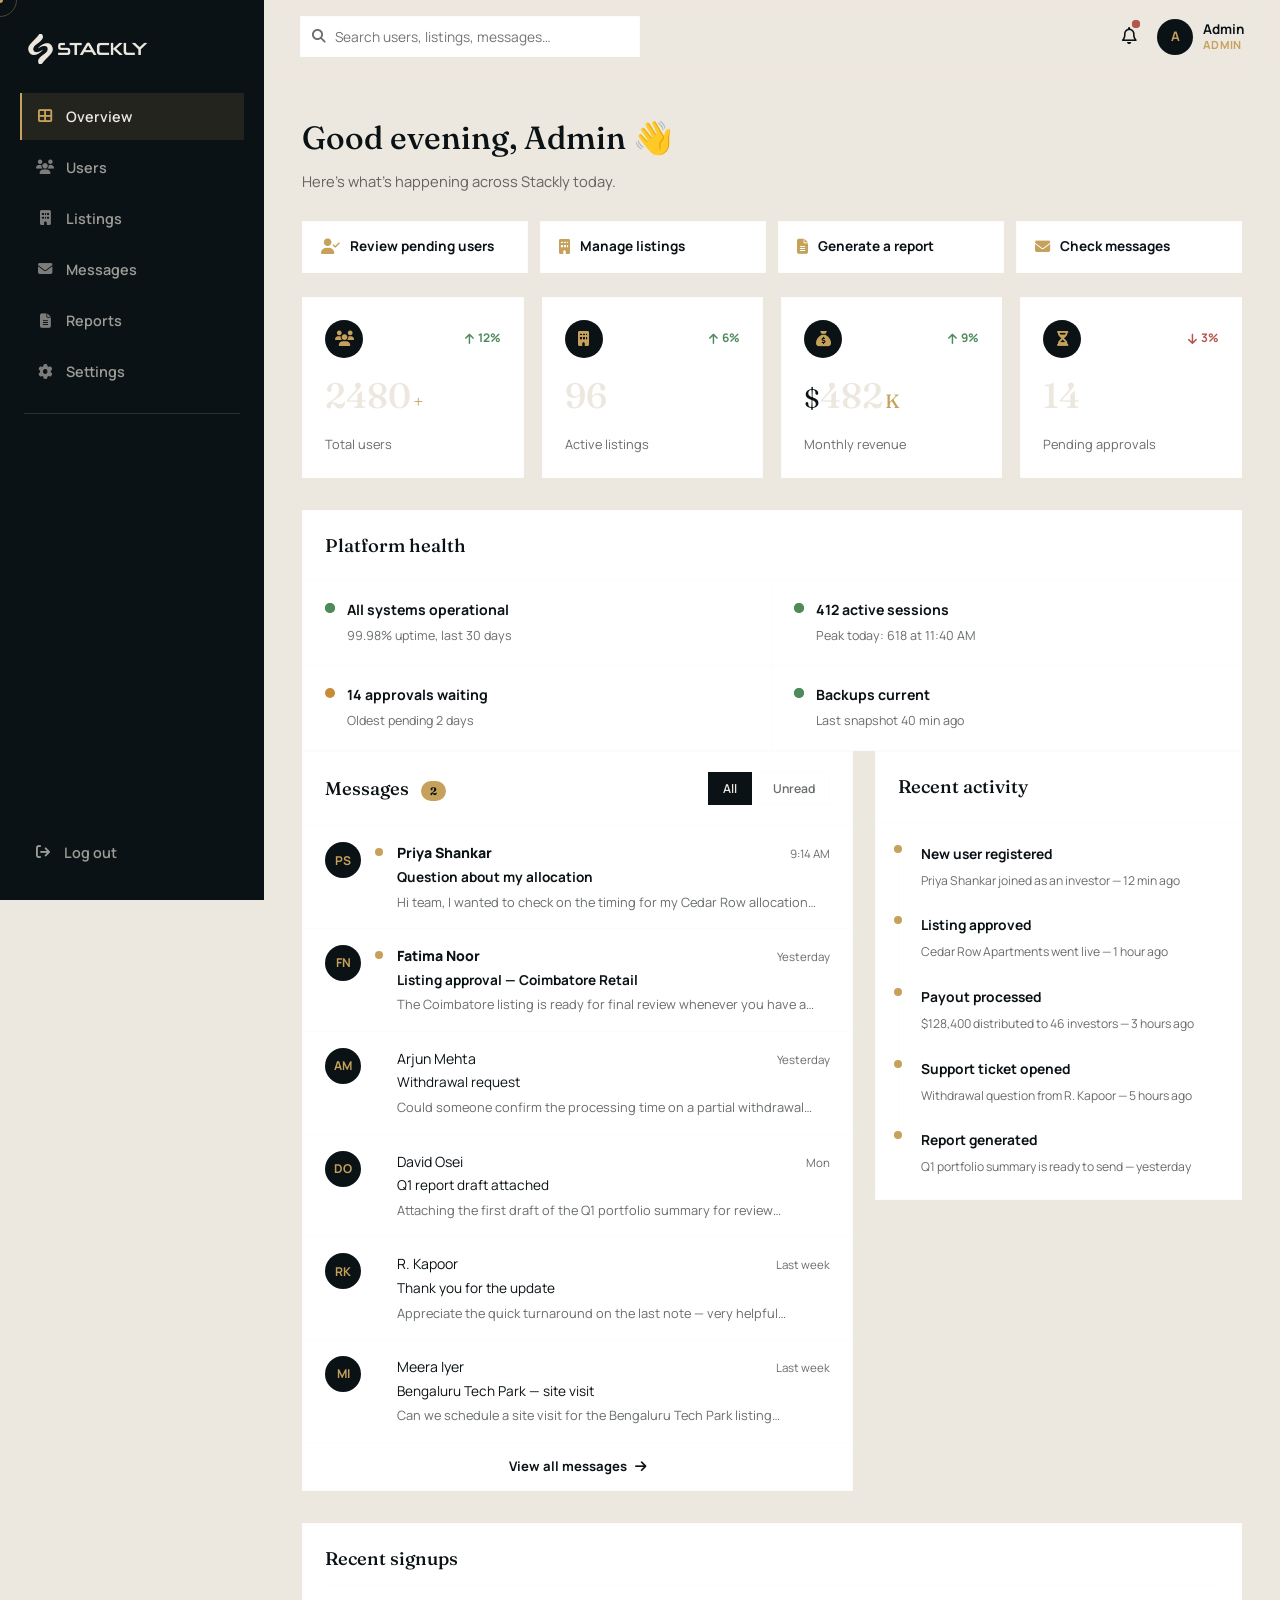
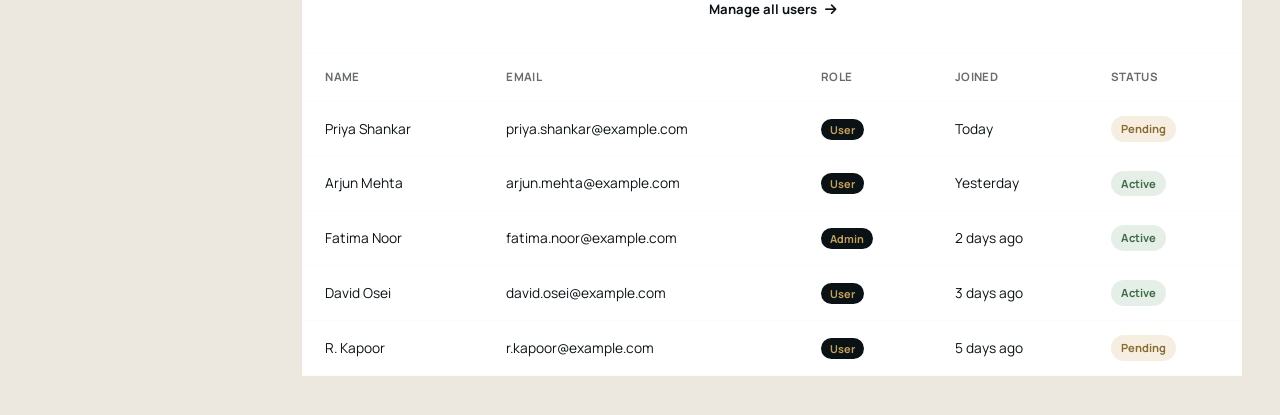
<file: dashboard-admin.html>
<!DOCTYPE html>
<html lang="en">
<head>
<meta charset="UTF-8">
<meta name="viewport" content="width=device-width, initial-scale=1.0">
<title>Admin Dashboard — Stackly Property Investment</title>
<meta name="description" content="Stackly admin dashboard — users, listings, messages, and platform activity.">

<link rel="preconnect" href="https://fonts.googleapis.com">
<link rel="preconnect" href="https://fonts.gstatic.com" crossorigin>
<link href="https://fonts.googleapis.com/css2?family=Fraunces:ital,opsz,wght@0,9..144,300;0,9..144,400;0,9..144,500;0,9..144,600;1,9..144,400;1,9..144,500&family=Manrope:wght@400;500;600;700;800&display=swap" rel="stylesheet">
<link rel="stylesheet" href="https://cdnjs.cloudflare.com/ajax/libs/font-awesome/6.5.1/css/all.min.css">
<link rel="stylesheet" href="style.css">
</head>
<body class="dsh-body" data-role="admin">

<div class="cursor-dot" aria-hidden="true"></div>
<div class="cursor-ring" aria-hidden="true"></div>

<div class="preloader" id="preloader" aria-hidden="true">
  <svg class="preloader-mark" viewBox="0 0 60 60" fill="none">
    <circle cx="30" cy="30" r="26" stroke="currentColor" stroke-width="1.2"/>
    <path class="preloader-line" d="M8 30 A22 22 0 0 1 52 30" stroke="currentColor" stroke-width="1.2"/>
  </svg>
</div>

<div class="dsh-shell">

  <aside class="dsh-sidebar" id="dshSidebar">
    <div class="dsh-sidebar-brand">
<a href="dashboard-admin.html" class="brand" aria-label="Stackly — home">
      <span class="brand-mark-img" role="img" aria-label="Stackly logo"></span>
    </a>    </div>
    <nav class="dsh-nav">
      <a href="#overview" class="dsh-nav-link is-active" data-view="overview"><i class="fa-solid fa-table-cells-large"></i> Overview</a>
      <a href="#users" class="dsh-nav-link" data-view="users"><i class="fa-solid fa-users"></i> Users</a>
      <a href="#listings" class="dsh-nav-link" data-view="listings"><i class="fa-solid fa-building"></i> Listings</a>
      <a href="#messages" class="dsh-nav-link" data-view="messages"><i class="fa-solid fa-envelope"></i> Messages</a>
      <a href="#reports" class="dsh-nav-link" data-view="reports"><i class="fa-solid fa-file-lines"></i> Reports</a>
      <a href="#settings" class="dsh-nav-link" data-view="settings"><i class="fa-solid fa-gear"></i> Settings</a>
      <div class="dsh-nav-divider"></div>
    </nav>
    <button class="dsh-logout" id="dshLogout"><i class="fa-solid fa-arrow-right-from-bracket"></i> Log out</button>
  </aside>

  <div class="dsh-backdrop" id="dshBackdrop"></div>

  <div class="dsh-main">

    <header class="dsh-topbar">
      <button class="dsh-hamburger" id="dshHamburger" aria-label="Toggle menu" aria-expanded="false">
        <span></span><span></span><span></span>
      </button>
      <div class="dsh-search">
        <i class="fa-solid fa-magnifying-glass"></i>
        <input type="text" placeholder="Search users, listings, messages…">
      </div>
      <div class="dsh-topbar-right">
<a href="404.html"
   class="dsh-bell"
   aria-label="Messages">
    <i class="fa-regular fa-bell"></i>
    <span class="dsh-bell-dot"></span>
</a>
        <a href="404.html" class="dsh-profile">
    <span class="dsh-avatar" id="dshAvatar">A</span>
    <span class="dsh-profile-text">
        <strong id="dshProfileName">Admin</strong>
        <span>Admin</span>
    </span>
</a>
      </div>
    </header>

    <div class="dsh-content">

      <!-- ============ OVERVIEW ============ -->
      <section class="dsh-view is-active" data-view="overview">
      <div class="dsh-welcome">
        <h1 id="dshGreeting">Good morning, there 👋</h1>
        <p>Here's what's happening across Stackly today.</p>
      </div>

      <div class="dsh-quick-actions">
  <a href="404.html" class="dsh-quick-action">
    <i class="fa-solid fa-user-check"></i> Review pending users
  </a>

  <a href="404.html" class="dsh-quick-action">
    <i class="fa-solid fa-building"></i> Manage listings
  </a>

  <a href="404.html" class="dsh-quick-action">
    <i class="fa-solid fa-file-lines"></i> Generate a report
  </a>

  <a href="404.html" class="dsh-quick-action">
    <i class="fa-solid fa-envelope"></i> Check messages
  </a>
</div>

      <div class="dsh-stat-grid">
        <div class="dsh-stat-card" style="animation-delay:0s">
          <div class="dsh-stat-top">
            <span class="dsh-stat-icon"><i class="fa-solid fa-users"></i></span>
            <span class="dsh-stat-trend is-up"><i class="fa-solid fa-arrow-up"></i> 12%</span>
          </div>
          <div class="dsh-stat-value"><span class="fig-num" data-count="2480">0</span><span class="fig-suffix">+</span></div>
          <div class="dsh-stat-label">Total users</div>
        </div>
        <div class="dsh-stat-card" style="animation-delay:0.08s">
          <div class="dsh-stat-top">
            <span class="dsh-stat-icon"><i class="fa-solid fa-building"></i></span>
            <span class="dsh-stat-trend is-up"><i class="fa-solid fa-arrow-up"></i> 6%</span>
          </div>
          <div class="dsh-stat-value"><span class="fig-num" data-count="96">0</span></div>
          <div class="dsh-stat-label">Active listings</div>
        </div>
        <div class="dsh-stat-card" style="animation-delay:0.16s">
          <div class="dsh-stat-top">
            <span class="dsh-stat-icon"><i class="fa-solid fa-sack-dollar"></i></span>
            <span class="dsh-stat-trend is-up"><i class="fa-solid fa-arrow-up"></i> 9%</span>
          </div>
          <div class="dsh-stat-value">$<span class="fig-num" data-count="482">0</span><span class="fig-suffix">K</span></div>
          <div class="dsh-stat-label">Monthly revenue</div>
        </div>
        <div class="dsh-stat-card" style="animation-delay:0.24s">
          <div class="dsh-stat-top">
            <span class="dsh-stat-icon"><i class="fa-solid fa-hourglass-half"></i></span>
            <span class="dsh-stat-trend is-down"><i class="fa-solid fa-arrow-down"></i> 3%</span>
          </div>
          <div class="dsh-stat-value"><span class="fig-num" data-count="14">0</span></div>
          <div class="dsh-stat-label">Pending approvals</div>
        </div>
      </div>

      <div class="dsh-panel">
        <div class="dsh-panel-head"><h2>Platform health</h2></div>
        <div class="dsh-health-grid">
          <div class="dsh-health-item"><span class="dsh-health-dot is-good"></span><div><strong>All systems operational</strong><span>99.98% uptime, last 30 days</span></div></div>
          <div class="dsh-health-item"><span class="dsh-health-dot is-good"></span><div><strong>412 active sessions</strong><span>Peak today: 618 at 11:40 AM</span></div></div>
          <div class="dsh-health-item"><span class="dsh-health-dot is-warn"></span><div><strong>14 approvals waiting</strong><span>Oldest pending 2 days</span></div></div>
          <div class="dsh-health-item"><span class="dsh-health-dot is-good"></span><div><strong>Backups current</strong><span>Last snapshot 40 min ago</span></div></div>
        </div>
      </div>

      <div class="dsh-grid-2">
        <div class="dsh-panel">
          <div class="dsh-panel-head">
            <h2>Messages <span class="dsh-badge" id="dshMailBadge">0</span></h2>
            <div class="dsh-mail-tabs" id="dshMailTabs">
              <button class="dsh-mail-tab is-active" data-filter="all">All</button>
              <button class="dsh-mail-tab" data-filter="unread">Unread</button>
            </div>
          </div>
          <div class="dsh-mail-list" id="dshMailList"><!-- rendered dynamically by script.js --></div>
<a href="404.html" class="dsh-view-all">
  View all messages <i class="fa-solid fa-arrow-right"></i>
</a>        </div>

        <div class="dsh-panel">
          <div class="dsh-panel-head"><h2>Recent activity</h2></div>
          <div class="dsh-timeline">
            <div class="dsh-timeline-item" style="animation-delay:0s"><strong>New user registered</strong><span>Priya Shankar joined as an investor — 12 min ago</span></div>
            <div class="dsh-timeline-item" style="animation-delay:0.08s"><strong>Listing approved</strong><span>Cedar Row Apartments went live — 1 hour ago</span></div>
            <div class="dsh-timeline-item" style="animation-delay:0.16s"><strong>Payout processed</strong><span>$128,400 distributed to 46 investors — 3 hours ago</span></div>
            <div class="dsh-timeline-item" style="animation-delay:0.24s"><strong>Support ticket opened</strong><span>Withdrawal question from R. Kapoor — 5 hours ago</span></div>
            <div class="dsh-timeline-item" style="animation-delay:0.32s"><strong>Report generated</strong><span>Q1 portfolio summary is ready to send — yesterday</span></div>
          </div>
        </div>
      </div>

      <div class="dsh-panel">
        <div class="dsh-panel-head">
          <h2>Recent signups</h2>
<a href="404.html" class="dsh-view-all">
  Manage all users <i class="fa-solid fa-arrow-right"></i>
</a>        </div>
        <div class="dsh-table-wrap">
          <table class="dsh-table">
            <thead>
              <tr><th>Name</th><th>Email</th><th>Role</th><th>Joined</th><th>Status</th></tr>
            </thead>
            <tbody>
              <tr><td>Priya Shankar</td><td>priya.shankar@example.com</td><td><span class="dsh-role-pill">User</span></td><td>Today</td><td><span class="dsh-status is-pending">Pending</span></td></tr>
              <tr><td>Arjun Mehta</td><td>arjun.mehta@example.com</td><td><span class="dsh-role-pill">User</span></td><td>Yesterday</td><td><span class="dsh-status is-active">Active</span></td></tr>
              <tr><td>Fatima Noor</td><td>fatima.noor@example.com</td><td><span class="dsh-role-pill">Admin</span></td><td>2 days ago</td><td><span class="dsh-status is-active">Active</span></td></tr>
              <tr><td>David Osei</td><td>david.osei@example.com</td><td><span class="dsh-role-pill">User</span></td><td>3 days ago</td><td><span class="dsh-status is-active">Active</span></td></tr>
              <tr><td>R. Kapoor</td><td>r.kapoor@example.com</td><td><span class="dsh-role-pill">User</span></td><td>5 days ago</td><td><span class="dsh-status is-pending">Pending</span></td></tr>
            </tbody>
          </table>
        </div>
      </div>
      </section>

      <!-- ============ USERS — full management table, dynamic + searchable ============ -->
      <section class="dsh-view" data-view="users">
        <div class="dsh-view-head">
          <h1>Users</h1>
          <p>Every account on the platform, searchable by name, email or role.</p>
        </div>

        <div class="dsh-mini-stats">
          <div class="dsh-mini-stat"><strong>2,480</strong><span>Total users</span></div>
          <div class="dsh-mini-stat"><strong>2,301</strong><span>Active</span></div>
          <div class="dsh-mini-stat"><strong>179</strong><span>Pending</span></div>
          <div class="dsh-mini-stat"><strong>6</strong><span>Admins</span></div>
        </div>

        <div class="dsh-toolbar">
          <div class="dsh-search-inline"><i class="fa-solid fa-magnifying-glass"></i><input type="text" id="dshUserSearch" placeholder="Search users by name or email…"></div>
          <div class="dsh-pill-filters" id="dshUserFilters">
            <button class="dsh-pill is-active" data-role-filter="all">All</button>
            <button class="dsh-pill" data-role-filter="user">Users</button>
            <button class="dsh-pill" data-role-filter="admin">Admins</button>
          </div>
<a href="404.html" class="dsh-ghost-btn" id="dshExportUsersBtn">
  <i class="fa-solid fa-arrow-up-from-bracket"></i> Export CSV
</a>        </div>

        <div class="dsh-panel">
          <div class="dsh-table-wrap">
            <table class="dsh-table">
              <thead><tr><th>Name</th><th>Email</th><th>Role</th><th>Joined</th><th>Status</th><th></th></tr></thead>
              <tbody id="dshUsersBody"><!-- rendered dynamically by script.js --></tbody>
            </table>
          </div>
          <p class="dsh-empty-note" id="dshUsersEmpty">No users match that search.</p>
        </div>
      </section>

      <!-- ============ LISTINGS — dynamic property grid ============ -->
      <section class="dsh-view" data-view="listings">
        <div class="dsh-view-head">
          <h1>Listings</h1>
          <p>Every property currently on the platform, across every status.</p>
        </div>

        <div class="dsh-mini-stats">
          <div class="dsh-mini-stat"><strong>96</strong><span>Active listings</span></div>
          <div class="dsh-mini-stat"><strong>11</strong><span>Pending review</span></div>
          <div class="dsh-mini-stat"><strong>7</strong><span>Under contract</span></div>
          <div class="dsh-mini-stat"><strong>4</strong><span>Sold this quarter</span></div>
        </div>

        <div class="dsh-pill-filters" id="dshListingFilters">
          <button class="dsh-pill is-active" data-listing-filter="all">All</button>
          <button class="dsh-pill" data-listing-filter="active">Active</button>
          <button class="dsh-pill" data-listing-filter="pending">Pending</button>
          <button class="dsh-pill" data-listing-filter="sold">Sold</button>
        </div>

        <div class="dsh-listing-grid" id="dshListingGrid"><!-- rendered dynamically by script.js --></div>

        <div class="dsh-panel" style="margin-top:24px;">
          <div class="dsh-panel-head"><h2>Top performing listings</h2></div>
          <div class="dsh-table-wrap">
            <table class="dsh-table">
              <thead><tr><th>Listing</th><th>Occupancy</th><th>Monthly revenue</th><th>Trend</th></tr></thead>
              <tbody>
                <tr><td>Cedar Row Apartments</td><td>97%</td><td>$41,200</td><td><span class="dsh-status is-active">Trending up</span></td></tr>
                <tr><td>555 California Street Office</td><td>94%</td><td>$58,900</td><td><span class="dsh-status is-active">Trending up</span></td></tr>
                <tr><td>Sunbelt Industrial Fund II</td><td>91%</td><td>$36,400</td><td><span class="dsh-status is-active">Stable</span></td></tr>
                <tr><td>Coimbatore Retail Center</td><td>82%</td><td>$14,100</td><td><span class="dsh-status is-pending">Watch</span></td></tr>
              </tbody>
            </table>
          </div>
        </div>
      </section>

      <!-- ============ MESSAGES — full two-pane inbox ============ -->
      <section class="dsh-view" data-view="messages">
        <div class="dsh-view-head">
          <h1>Messages <span class="dsh-badge" id="dshFullMailBadge">0</span></h1>
          <p>Every conversation across the platform, in one inbox.</p>
        </div>

        <div class="dsh-mail-shell" id="dshFullMailShell">
          <div class="dsh-mail-shell-list">
            <div class="dsh-mail-shell-toolbar">
              <div class="dsh-search-inline"><i class="fa-solid fa-magnifying-glass"></i><input type="text" id="dshFullMailSearch" placeholder="Search messages…"></div>
              <div class="dsh-mail-tabs" id="dshFullMailTabs">
                <button class="dsh-mail-tab is-active" data-filter="all">All</button>
                <button class="dsh-mail-tab" data-filter="unread">Unread</button>
              </div>
            </div>
            <div class="dsh-mail-list dsh-mail-list--full" id="dshFullMailList"><!-- rendered dynamically by script.js --></div>
          </div>
          <div class="dsh-mail-detail" id="dshMailDetail">
            <div class="dsh-mail-detail-empty"><i class="fa-regular fa-envelope-open"></i><p>Select a message to read it here.</p></div>
          </div>
        </div>
      </section>

      <!-- ============ REPORTS — animated chart + dynamic report list ============ -->
      <section class="dsh-view" data-view="reports">
        <div class="dsh-view-head">
          <h1>Reports</h1>
          <p>Platform-wide reports, generated monthly and ready to share.</p>
        </div>

        <div class="dsh-toolbar">
          <p class="dsh-toolbar-note">5 reports generated this quarter, 2 scheduled.</p>
          <button class="dsh-ghost-btn dsh-ghost-btn--neutral" id="dshScheduleReportBtn"><i class="fa-solid fa-calendar-plus"></i> Schedule a report</button>
        </div>

        <div class="dsh-chart" id="dshReportsChart" aria-hidden="true">
          <div class="dsh-chart-bar" style="--h:52%" data-val="$318K"><span>Oct</span></div>
          <div class="dsh-chart-bar" style="--h:61%" data-val="$362K"><span>Nov</span></div>
          <div class="dsh-chart-bar" style="--h:58%" data-val="$349K"><span>Dec</span></div>
          <div class="dsh-chart-bar" style="--h:74%" data-val="$421K"><span>Jan</span></div>
          <div class="dsh-chart-bar" style="--h:80%" data-val="$458K"><span>Feb</span></div>
          <div class="dsh-chart-bar" style="--h:100%" data-val="$482K"><span>Mar</span></div>
        </div>

        <div class="dsh-report-list" id="dshReportList"><!-- rendered dynamically by script.js --></div>
      </section>

      <!-- ============ SETTINGS — profile, notifications, security ============ -->
      <section class="dsh-view" data-view="settings">
        <div class="dsh-view-head">
          <h1>Settings</h1>
          <p>Manage your profile, notifications and account security.</p>
        </div>

        <form class="dsh-settings-grid" id="dshSettingsForm">
          <div class="dsh-panel dsh-settings-panel">
            <div class="dsh-panel-head"><h2>Profile</h2></div>
            <div class="dsh-panel-body">
              <div class="au-field"><input id="dshSettingsName" type="text" placeholder=" "><label for="dshSettingsName">Full name</label></div>
              <div class="au-field"><input id="dshSettingsEmail" type="email" placeholder=" "><label for="dshSettingsEmail">Email address</label></div>
              <div class="au-field"><input id="dshSettingsPhone" type="tel" placeholder=" "><label for="dshSettingsPhone">Phone number</label></div>
            </div>
          </div>

          <div class="dsh-settings-side">
            <div class="dsh-panel dsh-settings-panel">
              <div class="dsh-panel-head"><h2>Team members</h2></div>
              <div class="dsh-panel-body dsh-team-list">
                <div class="dsh-team-row"><span class="dsh-mail-avatar">FN</span><div><strong>Fatima Noor</strong><span>Admin · Listings &amp; compliance</span></div></div>
                <div class="dsh-team-row"><span class="dsh-mail-avatar">EF</span><div><strong>Elena Ford</strong><span>Admin · Managing Principal</span></div></div>
                <div class="dsh-team-row"><span class="dsh-mail-avatar">DO</span><div><strong>David Osei</strong><span>Admin · Asset management</span></div></div>
                <button class="dsh-ghost-btn dsh-ghost-btn--neutral" id="dshInviteAdminBtn"><i class="fa-solid fa-user-plus"></i> Invite a team member</button>
              </div>
            </div>

            <div class="dsh-panel dsh-settings-panel">
              <div class="dsh-panel-head"><h2>Notifications</h2></div>
              <div class="dsh-panel-body dsh-toggle-list">
                <label class="dsh-toggle"><input type="checkbox" checked><span class="dsh-toggle-track"></span> New user signups</label>
                <label class="dsh-toggle"><input type="checkbox" checked><span class="dsh-toggle-track"></span> Listing status changes</label>
                <label class="dsh-toggle"><input type="checkbox"><span class="dsh-toggle-track"></span> Weekly summary email</label>
                <label class="dsh-toggle"><input type="checkbox"><span class="dsh-toggle-track"></span> SMS alerts</label>
              </div>
            </div>

            <div class="dsh-panel dsh-settings-panel">
              <div class="dsh-panel-head"><h2>Security</h2></div>
              <div class="dsh-panel-body">
                <div class="au-field"><input type="password" placeholder=" "><label>New password</label></div>
                <button type="button" class="dsh-ghost-btn" id="dshLogoutAllBtn"><i class="fa-solid fa-lock"></i> Log out of all devices</button>
              </div>
            </div>
          </div>

          <div class="dsh-settings-save">
            <button type="submit" class="dsh-save-btn">Save changes</button>
            <span class="dsh-saved-note" id="dshSettingsSaved"><i class="fa-solid fa-check"></i> Saved</span>
          </div>
        </form>
      </section>

    </div>
  </div>
</div>

<script src="https://cdnjs.cloudflare.com/ajax/libs/gsap/3.12.5/gsap.min.js"></script>
<script src="script.js"></script>
</body>
</html>
</file>
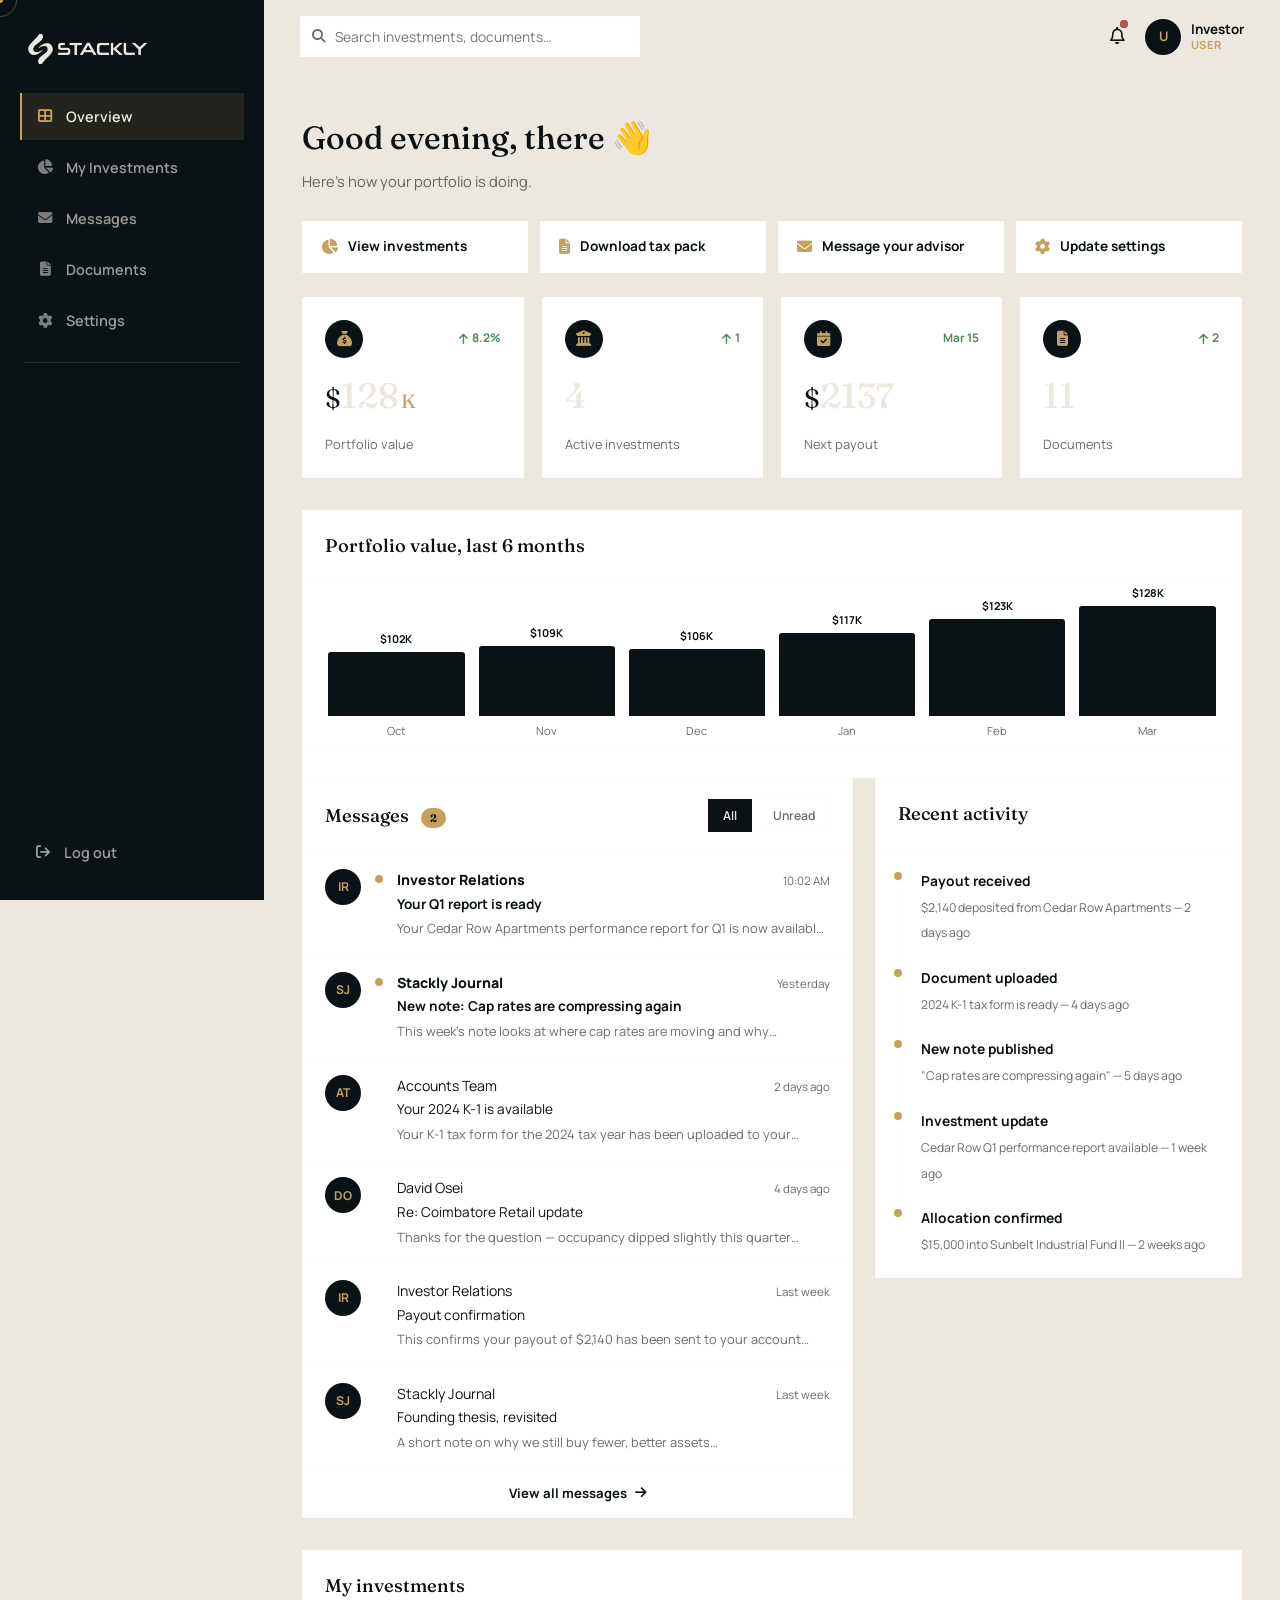
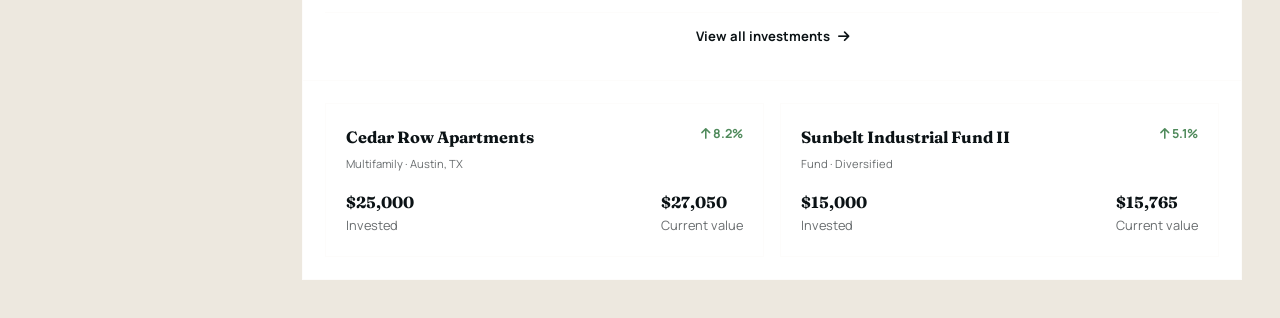
<file: dashboard-user.html>
<!DOCTYPE html>
<html lang="en">
<head>
<meta charset="UTF-8">
<meta name="viewport" content="width=device-width, initial-scale=1.0">
<title>My Dashboard — Stackly Property Investment</title>
<meta name="description" content="Your Stackly investor dashboard — portfolio value, active investments, messages, and documents.">

<link rel="preconnect" href="https://fonts.googleapis.com">
<link rel="preconnect" href="https://fonts.gstatic.com" crossorigin>
<link href="https://fonts.googleapis.com/css2?family=Fraunces:ital,opsz,wght@0,9..144,300;0,9..144,400;0,9..144,500;0,9..144,600;1,9..144,400;1,9..144,500&family=Manrope:wght@400;500;600;700;800&display=swap" rel="stylesheet">
<link rel="stylesheet" href="https://cdnjs.cloudflare.com/ajax/libs/font-awesome/6.5.1/css/all.min.css">
<link rel="stylesheet" href="style.css">
</head>
<body class="dsh-body" data-role="user">

<div class="cursor-dot" aria-hidden="true"></div>
<div class="cursor-ring" aria-hidden="true"></div>

<div class="preloader" id="preloader" aria-hidden="true">
  <svg class="preloader-mark" viewBox="0 0 60 60" fill="none">
    <circle cx="30" cy="30" r="26" stroke="currentColor" stroke-width="1.2"/>
    <path class="preloader-line" d="M8 30 A22 22 0 0 1 52 30" stroke="currentColor" stroke-width="1.2"/>
  </svg>
</div>

<div class="dsh-shell">

  <aside class="dsh-sidebar" id="dshSidebar">
    <div class="dsh-sidebar-brand">
      <a href="dashboard-user.html" class="brand" aria-label="Stackly — home">
      <span class="brand-mark-img" role="img" aria-label="Stackly logo"></span>
    </a>
    </div>
    <nav class="dsh-nav">
      <a href="#overview" class="dsh-nav-link is-active" data-view="overview"><i class="fa-solid fa-table-cells-large"></i> Overview</a>
      <a href="#investments" class="dsh-nav-link" data-view="investments"><i class="fa-solid fa-chart-pie"></i> My Investments</a>
      <a href="#messages" class="dsh-nav-link" data-view="messages"><i class="fa-solid fa-envelope"></i> Messages</a>
      <a href="#documents" class="dsh-nav-link" data-view="documents"><i class="fa-solid fa-file-lines"></i> Documents</a>
      <a href="#settings" class="dsh-nav-link" data-view="settings"><i class="fa-solid fa-gear"></i> Settings</a>
      <div class="dsh-nav-divider"></div>
    </nav>
    <button class="dsh-logout" id="dshLogout"><i class="fa-solid fa-arrow-right-from-bracket"></i> Log out</button>
  </aside>

  <div class="dsh-backdrop" id="dshBackdrop"></div>

  <div class="dsh-main">

    <header class="dsh-topbar">
      <button class="dsh-hamburger" id="dshHamburger" aria-label="Toggle menu" aria-expanded="false">
        <span></span><span></span><span></span>
      </button>
      <div class="dsh-search">
        <i class="fa-solid fa-magnifying-glass"></i>
        <input type="text" placeholder="Search investments, documents…">
      </div>
      <div class="dsh-topbar-right">
<a href="404.html"
   class="dsh-bell"
   aria-label="Messages">
    <i class="fa-regular fa-bell"></i>
    <span class="dsh-bell-dot"></span>
</a>
        <a href="404.html" class="dsh-profile">
    <span class="dsh-avatar" id="dshAvatar">U</span>
    <span class="dsh-profile-text">
        <strong id="dshProfileName">Investor</strong>
        <span>User</span>
    </span>
</a>
      </div>
    </header>

    <div class="dsh-content">

      <!-- ============ OVERVIEW ============ -->
      <section class="dsh-view is-active" data-view="overview">
      <div class="dsh-welcome">
        <h1 id="dshGreeting">Good morning, there 👋</h1>
        <p>Here's how your portfolio is doing.</p>
      </div>

      <div class="dsh-quick-actions">
  <a href="404.html" class="dsh-quick-action">
    <i class="fa-solid fa-chart-pie"></i> View investments
  </a>

  <a href="404.html" class="dsh-quick-action">
    <i class="fa-solid fa-file-lines"></i> Download tax pack
  </a>

  <a href="404.html" class="dsh-quick-action">
    <i class="fa-solid fa-envelope"></i> Message your advisor
  </a>

  <a href="404.html" class="dsh-quick-action">
    <i class="fa-solid fa-gear"></i> Update settings
  </a>
</div>

      <div class="dsh-stat-grid">
        <div class="dsh-stat-card" style="animation-delay:0s">
          <div class="dsh-stat-top">
            <span class="dsh-stat-icon"><i class="fa-solid fa-sack-dollar"></i></span>
            <span class="dsh-stat-trend is-up"><i class="fa-solid fa-arrow-up"></i> 8.2%</span>
          </div>
          <div class="dsh-stat-value">$<span class="fig-num" data-count="128">0</span><span class="fig-suffix">K</span></div>
          <div class="dsh-stat-label">Portfolio value</div>
        </div>
        <div class="dsh-stat-card" style="animation-delay:0.08s">
          <div class="dsh-stat-top">
            <span class="dsh-stat-icon"><i class="fa-solid fa-building-columns"></i></span>
            <span class="dsh-stat-trend is-up"><i class="fa-solid fa-arrow-up"></i> 1</span>
          </div>
          <div class="dsh-stat-value"><span class="fig-num" data-count="4">0</span></div>
          <div class="dsh-stat-label">Active investments</div>
        </div>
        <div class="dsh-stat-card" style="animation-delay:0.16s">
          <div class="dsh-stat-top">
            <span class="dsh-stat-icon"><i class="fa-solid fa-calendar-check"></i></span>
            <span class="dsh-stat-trend is-up">Mar 15</span>
          </div>
          <div class="dsh-stat-value">$<span class="fig-num" data-count="2140">0</span></div>
          <div class="dsh-stat-label">Next payout</div>
        </div>
        <div class="dsh-stat-card" style="animation-delay:0.24s">
          <div class="dsh-stat-top">
            <span class="dsh-stat-icon"><i class="fa-solid fa-file-lines"></i></span>
            <span class="dsh-stat-trend is-up"><i class="fa-solid fa-arrow-up"></i> 2</span>
          </div>
          <div class="dsh-stat-value"><span class="fig-num" data-count="11">0</span></div>
          <div class="dsh-stat-label">Documents</div>
        </div>
      </div>

      <div class="dsh-panel">
        <div class="dsh-panel-head"><h2>Portfolio value, last 6 months</h2></div>
        <div class="dsh-chart" id="dshUserChart" aria-hidden="true">
          <div class="dsh-chart-bar" style="--h:58%" data-val="$102K"><span>Oct</span></div>
          <div class="dsh-chart-bar" style="--h:64%" data-val="$109K"><span>Nov</span></div>
          <div class="dsh-chart-bar" style="--h:61%" data-val="$106K"><span>Dec</span></div>
          <div class="dsh-chart-bar" style="--h:76%" data-val="$117K"><span>Jan</span></div>
          <div class="dsh-chart-bar" style="--h:88%" data-val="$123K"><span>Feb</span></div>
          <div class="dsh-chart-bar" style="--h:100%" data-val="$128K"><span>Mar</span></div>
        </div>
      </div>

      <div class="dsh-grid-2">
        <div class="dsh-panel">
          <div class="dsh-panel-head">
            <h2>Messages <span class="dsh-badge" id="dshMailBadge">0</span></h2>
            <div class="dsh-mail-tabs" id="dshMailTabs">
              <button class="dsh-mail-tab is-active" data-filter="all">All</button>
              <button class="dsh-mail-tab" data-filter="unread">Unread</button>
            </div>
          </div>
          <div class="dsh-mail-list" id="dshMailList"><!-- rendered dynamically by script.js --></div>
<a href="404.html" class="dsh-view-all">
  View all messages <i class="fa-solid fa-arrow-right"></i>
</a>
        </div>

        <div class="dsh-panel">
          <div class="dsh-panel-head"><h2>Recent activity</h2></div>
          <div class="dsh-timeline">
            <div class="dsh-timeline-item" style="animation-delay:0s"><strong>Payout received</strong><span>$2,140 deposited from Cedar Row Apartments — 2 days ago</span></div>
            <div class="dsh-timeline-item" style="animation-delay:0.08s"><strong>Document uploaded</strong><span>2024 K-1 tax form is ready — 4 days ago</span></div>
            <div class="dsh-timeline-item" style="animation-delay:0.16s"><strong>New note published</strong><span>"Cap rates are compressing again" — 5 days ago</span></div>
            <div class="dsh-timeline-item" style="animation-delay:0.24s"><strong>Investment update</strong><span>Cedar Row Q1 performance report available — 1 week ago</span></div>
            <div class="dsh-timeline-item" style="animation-delay:0.32s"><strong>Allocation confirmed</strong><span>$15,000 into Sunbelt Industrial Fund II — 2 weeks ago</span></div>
          </div>
        </div>
      </div>

      <div class="dsh-panel" style="margin-bottom:0;">
        <div class="dsh-panel-head">
          <h2>My investments</h2>
<a href="404.html" class="dsh-view-all">
  View all investments <i class="fa-solid fa-arrow-right"></i>
</a>        </div>
        <div style="padding:22px;">
          <div class="dsh-invest-grid">
            <div class="dsh-invest-card">
              <div class="dsh-invest-top">
                <div><h4>Cedar Row Apartments</h4><span class="dsh-invest-type">Multifamily · Austin, TX</span></div>
                <span class="dsh-invest-gain is-up"><i class="fa-solid fa-arrow-up"></i> 8.2%</span>
              </div>
              <div class="dsh-invest-figures">
                <div><strong>$25,000</strong>Invested</div>
                <div><strong>$27,050</strong>Current value</div>
              </div>
            </div>
            <div class="dsh-invest-card">
              <div class="dsh-invest-top">
                <div><h4>Sunbelt Industrial Fund II</h4><span class="dsh-invest-type">Fund · Diversified</span></div>
                <span class="dsh-invest-gain is-up"><i class="fa-solid fa-arrow-up"></i> 5.1%</span>
              </div>
              <div class="dsh-invest-figures">
                <div><strong>$15,000</strong>Invested</div>
                <div><strong>$15,765</strong>Current value</div>
              </div>
            </div>
          </div>
        </div>
      </div>
      </section>

      <!-- ============ MY INVESTMENTS — full grid, filterable, with transactions ============ -->
      <section class="dsh-view" data-view="investments">
        <div class="dsh-view-head">
          <h1>My Investments</h1>
          <p>Every position you hold, and every transaction behind it.</p>
        </div>

        <div class="dsh-mini-stats">
          <div class="dsh-mini-stat"><strong>$128K</strong><span>Portfolio value</span></div>
          <div class="dsh-mini-stat"><strong>+6.4%</strong><span>Blended return</span></div>
          <div class="dsh-mini-stat"><strong>6</strong><span>Active positions</span></div>
          <div class="dsh-mini-stat"><strong>$2,140</strong><span>Next payout, Mar 15</span></div>
        </div>

        <div class="dsh-pill-filters" id="dshInvestFilters">
          <button class="dsh-pill is-active" data-invest-filter="all">All</button>
          <button class="dsh-pill" data-invest-filter="multifamily">Multifamily</button>
          <button class="dsh-pill" data-invest-filter="fund">Funds</button>
          <button class="dsh-pill" data-invest-filter="land">Land banking</button>
          <button class="dsh-pill" data-invest-filter="commercial">Commercial</button>
        </div>

        <div class="dsh-invest-grid" id="dshInvestGrid"><!-- rendered dynamically by script.js --></div>

        <div class="dsh-panel" style="margin-top:24px;">
          <div class="dsh-panel-head"><h2>Recent transactions</h2></div>
          <div class="dsh-table-wrap">
            <table class="dsh-table">
              <thead><tr><th>Date</th><th>Description</th><th>Amount</th><th>Status</th></tr></thead>
              <tbody>
                <tr><td>Mar 2</td><td>Payout — Cedar Row Apartments</td><td>+$2,140</td><td><span class="dsh-status is-active">Completed</span></td></tr>
                <tr><td>Feb 18</td><td>Allocation — Sunbelt Industrial Fund II</td><td>−$15,000</td><td><span class="dsh-status is-active">Completed</span></td></tr>
                <tr><td>Feb 4</td><td>Payout — 301 Congress Land Parcel</td><td>+$240</td><td><span class="dsh-status is-active">Completed</span></td></tr>
                <tr><td>Jan 22</td><td>Payout — Coimbatore Retail Center</td><td>+$180</td><td><span class="dsh-status is-pending">Processing</span></td></tr>
                <tr><td>Jan 9</td><td>Allocation — 555 California Street Office</td><td>−$18,000</td><td><span class="dsh-status is-active">Completed</span></td></tr>
                <tr><td>Dec 20</td><td>Payout — Cedar Row Apartments</td><td>+$1,980</td><td><span class="dsh-status is-active">Completed</span></td></tr>
              </tbody>
            </table>
          </div>
        </div>

        <div class="dsh-panel" style="margin-top:24px;">
          <div class="dsh-panel-head"><h2>Upcoming payouts</h2></div>
          <div class="dsh-table-wrap">
            <table class="dsh-table">
              <thead><tr><th>Expected date</th><th>Source</th><th>Estimated amount</th><th>Status</th></tr></thead>
              <tbody>
                <tr><td>Mar 15</td><td>Cedar Row Apartments</td><td>$2,140</td><td><span class="dsh-status is-pending">Scheduled</span></td></tr>
                <tr><td>Mar 31</td><td>Sunbelt Industrial Fund II</td><td>$680</td><td><span class="dsh-status is-pending">Scheduled</span></td></tr>
                <tr><td>Apr 4</td><td>301 Congress Land Parcel</td><td>$240</td><td><span class="dsh-status is-pending">Scheduled</span></td></tr>
                <tr><td>Apr 15</td><td>Cedar Row Apartments</td><td>$2,140</td><td><span class="dsh-status is-pending">Scheduled</span></td></tr>
              </tbody>
            </table>
          </div>
        </div>
      </section>

      <!-- ============ MESSAGES — full two-pane inbox ============ -->
      <section class="dsh-view" data-view="messages">
        <div class="dsh-view-head">
          <h1>Messages <span class="dsh-badge" id="dshFullMailBadge">0</span></h1>
          <p>Notes, statements and replies from the Stackly team, in one inbox.</p>
        </div>

        <div class="dsh-mail-shell" id="dshFullMailShell">
          <div class="dsh-mail-shell-list">
            <div class="dsh-mail-shell-toolbar">
              <div class="dsh-search-inline"><i class="fa-solid fa-magnifying-glass"></i><input type="text" id="dshFullMailSearch" placeholder="Search messages…"></div>
              <div class="dsh-mail-tabs" id="dshFullMailTabs">
                <button class="dsh-mail-tab is-active" data-filter="all">All</button>
                <button class="dsh-mail-tab" data-filter="unread">Unread</button>
              </div>
            </div>
            <div class="dsh-mail-list dsh-mail-list--full" id="dshFullMailList"><!-- rendered dynamically by script.js --></div>
          </div>
          <div class="dsh-mail-detail" id="dshMailDetail">
            <div class="dsh-mail-detail-empty"><i class="fa-regular fa-envelope-open"></i><p>Select a message to read it here.</p></div>
          </div>
        </div>
      </section>

      <!-- ============ DOCUMENTS — dynamic, filterable by category ============ -->
      <section class="dsh-view" data-view="documents">
        <div class="dsh-view-head">
          <h1>Documents</h1>
          <p>Tax forms, statements and agreements — all in one place.</p>
        </div>

        <div class="dsh-mini-stats" id="dshDocStats">
          <div class="dsh-mini-stat"><strong id="dshDocStatAll">0</strong><span>Total documents</span></div>
          <div class="dsh-mini-stat"><strong id="dshDocStatTax">0</strong><span>Tax forms</span></div>
          <div class="dsh-mini-stat"><strong id="dshDocStatReport">0</strong><span>Reports</span></div>
          <div class="dsh-mini-stat"><strong id="dshDocStatLegal">0</strong><span>Legal</span></div>
        </div>

        <div class="dsh-pill-filters" id="dshDocFilters">
          <button class="dsh-pill is-active" data-doc-filter="all">All</button>
          <button class="dsh-pill" data-doc-filter="tax">Tax</button>
          <button class="dsh-pill" data-doc-filter="report">Reports</button>
          <button class="dsh-pill" data-doc-filter="legal">Legal</button>
        </div>

        <div class="dsh-panel">
          <div class="dsh-doc-list" id="dshDocList"><!-- rendered dynamically by script.js --></div>
        </div>
      </section>

      <!-- ============ SETTINGS — profile, notifications, security ============ -->
      <section class="dsh-view" data-view="settings">
        <div class="dsh-view-head">
          <h1>Settings</h1>
          <p>Manage your profile, notifications and account security.</p>
        </div>

        <form class="dsh-settings-grid" id="dshSettingsForm">
          <div class="dsh-panel dsh-settings-panel">
            <div class="dsh-panel-head"><h2>Profile</h2></div>
            <div class="dsh-panel-body">
              <div class="au-field"><input id="dshSettingsName" type="text" placeholder=" "><label for="dshSettingsName">Full name</label></div>
              <div class="au-field"><input id="dshSettingsEmail" type="email" placeholder=" "><label for="dshSettingsEmail">Email address</label></div>
              <div class="au-field"><input id="dshSettingsPhone" type="tel" placeholder=" "><label for="dshSettingsPhone">Phone number</label></div>
            </div>
          </div>

          <div class="dsh-settings-side">
            <div class="dsh-panel dsh-settings-panel">
              <div class="dsh-panel-head"><h2>Account overview</h2></div>
              <div class="dsh-panel-body">
                <div class="dsh-account-row"><span>Member since</span><strong>June 2022</strong></div>
                <div class="dsh-account-row"><span>Account ID</span><strong>STK-40218</strong></div>
                <div class="dsh-account-row"><span>Investor tier</span><strong>Growth</strong></div>
                <div class="dsh-account-row"><span>Primary branch</span><strong>Coimbatore</strong></div>
              </div>
            </div>

            <div class="dsh-panel dsh-settings-panel">
              <div class="dsh-panel-head"><h2>Notifications</h2></div>
              <div class="dsh-panel-body dsh-toggle-list">
                <label class="dsh-toggle"><input type="checkbox" checked><span class="dsh-toggle-track"></span> Payout confirmations</label>
                <label class="dsh-toggle"><input type="checkbox" checked><span class="dsh-toggle-track"></span> New Journal notes</label>
                <label class="dsh-toggle"><input type="checkbox"><span class="dsh-toggle-track"></span> Weekly summary email</label>
                <label class="dsh-toggle"><input type="checkbox"><span class="dsh-toggle-track"></span> SMS alerts</label>
              </div>
            </div>

            <div class="dsh-panel dsh-settings-panel">
              <div class="dsh-panel-head"><h2>Security</h2></div>
              <div class="dsh-panel-body">
                <div class="au-field"><input type="password" placeholder=" "><label>New password</label></div>
                <button type="button" class="dsh-ghost-btn" id="dshLogoutAllBtn"><i class="fa-solid fa-lock"></i> Log out of all devices</button>
              </div>
            </div>
          </div>

          <div class="dsh-settings-save">
<a href="404.html" class="dsh-save-btn">
  Save changes
</a>            <span class="dsh-saved-note" id="dshSettingsSaved"><i class="fa-solid fa-check"></i> Saved</span>
          </div>
        </form>
      </section>

    </div>
  </div>
</div>

<script src="https://cdnjs.cloudflare.com/ajax/libs/gsap/3.12.5/gsap.min.js"></script>
<script src="script.js"></script>
</body>
</html>
</file>
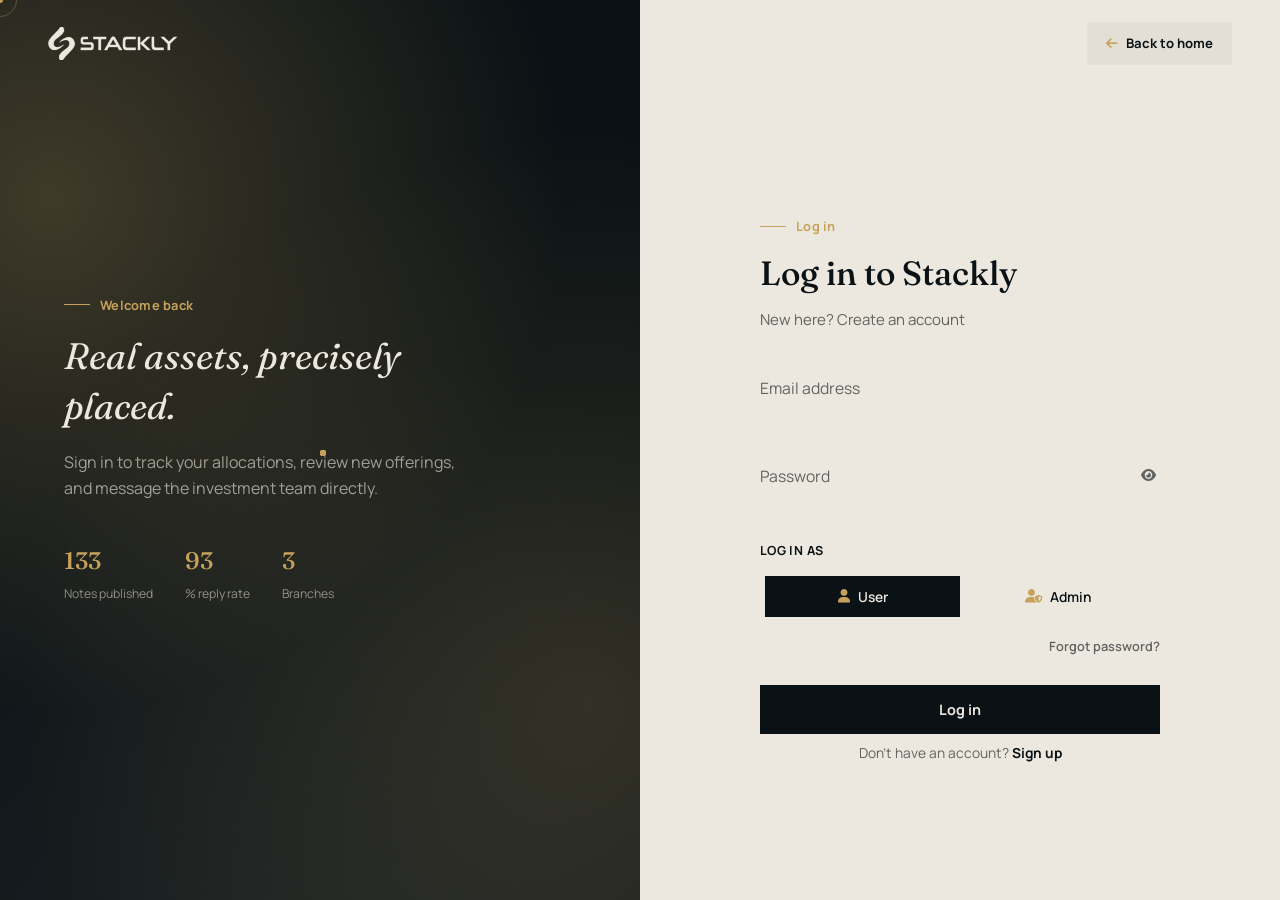
<file: login.html>
<!DOCTYPE html>
<html lang="en">
<head>
<meta charset="UTF-8">
<meta name="viewport" content="width=device-width, initial-scale=1.0">
<title>Log In — Stackly Property Investment</title>
<meta name="description" content="Log in to your Stackly account to track allocations, review offerings, and message the investment team.">

<link rel="preconnect" href="https://fonts.googleapis.com">
<link rel="preconnect" href="https://fonts.gstatic.com" crossorigin>
<link href="https://fonts.googleapis.com/css2?family=Fraunces:ital,opsz,wght@0,9..144,300;0,9..144,400;0,9..144,500;0,9..144,600;1,9..144,400;1,9..144,500&family=Manrope:wght@400;500;600;700;800&display=swap" rel="stylesheet">
<link rel="stylesheet" href="https://cdnjs.cloudflare.com/ajax/libs/font-awesome/6.5.1/css/all.min.css">
<link rel="stylesheet" href="style.css">
</head>
<body class="au-body">

<div class="cursor-dot" aria-hidden="true"></div>
<div class="cursor-ring" aria-hidden="true"></div>

<div class="preloader" id="preloader" aria-hidden="true">
  <svg class="preloader-mark" viewBox="0 0 60 60" fill="none">
    <circle cx="30" cy="30" r="26" stroke="currentColor" stroke-width="1.2"/>
    <path class="preloader-line" d="M8 30 A22 22 0 0 1 52 30" stroke="currentColor" stroke-width="1.2"/>
  </svg>
</div>

<div class="au-topbar">
  <a href="index.html" class="brand" aria-label="Stackly — home">
    <span class="brand-mark-img" role="img" aria-label="Stackly logo"></span>
  </a>
  <a href="index.html" class="au-back-home"><i class="fa-solid fa-arrow-left"></i> <span>Back to home</span></a>
</div>

<main class="au-shell">

  <div class="au-visual">
    <div class="au-visual-mesh" aria-hidden="true"></div>
    <div class="au-orbit" aria-hidden="true">
      <span class="au-orbit-dot" style="--r:120px; animation-duration:14s;"></span>
      <span class="au-orbit-dot" style="--r:160px; animation-duration:20s; animation-direction:reverse;"></span>
      <span class="au-orbit-dot" style="--r:90px; animation-duration:11s;"></span>
      <span class="au-orbit-dot" style="--r:200px; animation-duration:26s; animation-direction:reverse;"></span>
      <span class="au-orbit-dot" style="--r:150px; animation-duration:17s;"></span>
    </div>

    <div class="au-visual-content">
      <p class="section-label">Welcome back</p>
      <h2>Real assets, precisely placed.</h2>
      <p>Sign in to track your allocations, review new offerings, and message the investment team directly.</p>
      <div class="au-visual-stats">
        <div><strong class="fig-num" data-count="140">0</strong><span>Notes published</span></div>
        <div><strong class="fig-num" data-count="98">0</strong><span>% reply rate</span></div>
        <div><strong class="fig-num" data-count="3">0</strong><span>Branches</span></div>
      </div>
    </div>
  </div>

  <div class="au-form-side">
    <div class="au-form-wrap">
      <p class="section-label">Log in</p>
      <h1>Log in to Stackly</h1>
      <p class="lead-p">New here? <a href="signup.html">Create an account</a></p>

      <form class="au-form" id="loginForm" novalidate>

        <div class="au-field">
          <input type="email" id="loginEmail" name="email" required placeholder=" " autocomplete="email">
          <label for="loginEmail">Email address</label>
          <span class="au-field-error">Enter a valid email address</span>
        </div>

        <div class="au-field">
          <input type="password" id="loginPassword" name="password" required minlength="6" placeholder=" " autocomplete="current-password">
          <label for="loginPassword">Password</label>
          <button type="button" class="au-eye-toggle" data-target="loginPassword" aria-label="Show password" aria-pressed="false">
            <i class="fa-solid fa-eye"></i>
          </button>
          <span class="au-field-error">Password must be at least 6 characters</span>
        </div>

        <div class="au-role-row">
          <span class="au-role-label">Log in as</span>
          <div class="au-role-toggle" id="loginRoleToggle">
            <span class="au-role-indicator" id="loginRoleIndicator"></span>
            <button type="button" class="au-role-btn is-active" data-role="user"><i class="fa-solid fa-user"></i> User</button>
            <button type="button" class="au-role-btn" data-role="admin"><i class="fa-solid fa-user-shield"></i> Admin</button>
          </div>
        </div>

        <div class="au-options-row">
          <a href="404.html" class="au-forgot">Forgot password?</a>
        </div>

        <button type="submit" class="au-submit" id="loginSubmit">
          <span class="au-submit-text">Log in</span>
          <span class="au-spinner" aria-hidden="true"></span>
        </button>
      </form>

      <p class="au-switch">Don't have an account? <a href="signup.html">Sign up</a></p>
    </div>
  </div>

</main>

<script src="https://cdnjs.cloudflare.com/ajax/libs/gsap/3.12.5/gsap.min.js"></script>
<script src="script.js"></script>
</body>
</html>
</file>
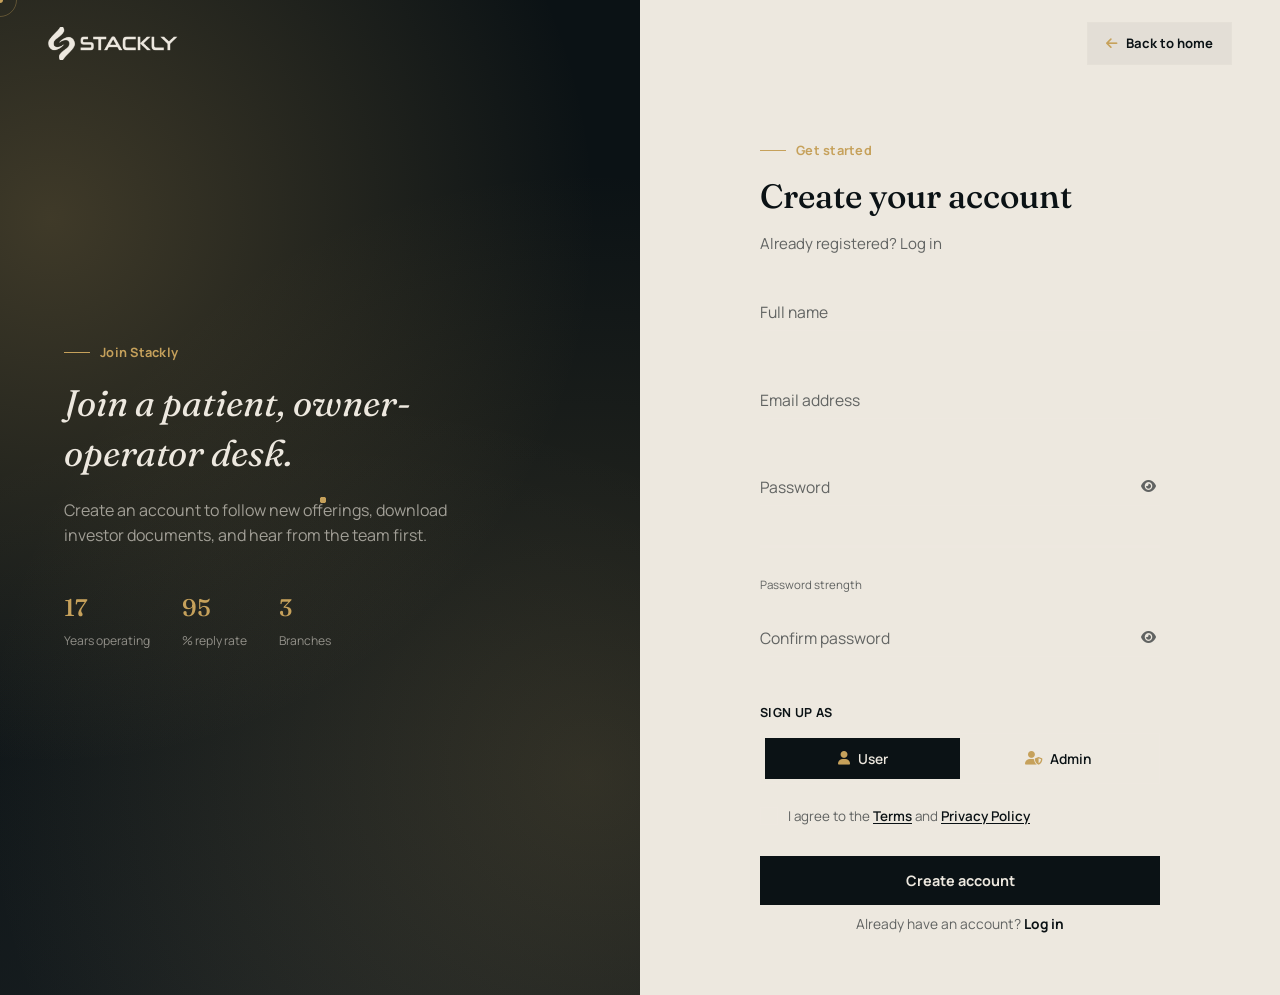
<file: signup.html>
<!DOCTYPE html>
<html lang="en">
<head>
<meta charset="UTF-8">
<meta name="viewport" content="width=device-width, initial-scale=1.0">
<title>Sign Up — Stackly Property Investment</title>
<meta name="description" content="Create a Stackly account to track allocations, review new offerings, and message the investment team directly.">

<link rel="preconnect" href="https://fonts.googleapis.com">
<link rel="preconnect" href="https://fonts.gstatic.com" crossorigin>
<link href="https://fonts.googleapis.com/css2?family=Fraunces:ital,opsz,wght@0,9..144,300;0,9..144,400;0,9..144,500;0,9..144,600;1,9..144,400;1,9..144,500&family=Manrope:wght@400;500;600;700;800&display=swap" rel="stylesheet">
<link rel="stylesheet" href="https://cdnjs.cloudflare.com/ajax/libs/font-awesome/6.5.1/css/all.min.css">
<link rel="stylesheet" href="style.css">
</head>
<body class="au-body">

<div class="cursor-dot" aria-hidden="true"></div>
<div class="cursor-ring" aria-hidden="true"></div>

<div class="preloader" id="preloader" aria-hidden="true">
  <svg class="preloader-mark" viewBox="0 0 60 60" fill="none">
    <circle cx="30" cy="30" r="26" stroke="currentColor" stroke-width="1.2"/>
    <path class="preloader-line" d="M8 30 A22 22 0 0 1 52 30" stroke="currentColor" stroke-width="1.2"/>
  </svg>
</div>

<div class="au-topbar">
  <a href="index.html" class="brand" aria-label="Stackly — home">
    <span class="brand-mark-img" role="img" aria-label="Stackly logo"></span>
  </a>
  <a href="index.html" class="au-back-home"><i class="fa-solid fa-arrow-left"></i> <span>Back to home</span></a>
</div>

<main class="au-shell au-shell--reverse">

  <div class="au-form-side">
    <div class="au-form-wrap">
      <p class="section-label">Get started</p>
      <h1>Create your account</h1>
      <p class="lead-p">Already registered? <a href="login.html">Log in</a></p>

      <form class="au-form" id="signupForm" novalidate>

        <div class="au-field">
          <input type="text" id="suName" name="name" required placeholder=" " autocomplete="name">
          <label for="suName">Full name</label>
          <span class="au-field-error">Enter your full name</span>
        </div>

        <div class="au-field">
          <input type="email" id="suEmail" name="email" required placeholder=" " autocomplete="email">
          <label for="suEmail">Email address</label>
          <span class="au-field-error">Enter a valid email address</span>
        </div>

        <div class="au-field">
          <input type="password" id="suPassword" name="password" required minlength="6" placeholder=" " autocomplete="new-password">
          <label for="suPassword">Password</label>
          <button type="button" class="au-eye-toggle" data-target="suPassword" aria-label="Show password" aria-pressed="false">
            <i class="fa-solid fa-eye"></i>
          </button>
          <span class="au-field-error">Password must be at least 6 characters</span>
        </div>
        <div class="au-strength" aria-hidden="true"><span class="au-strength-fill" id="suStrengthFill"></span></div>
        <span class="au-strength-label" id="suStrengthLabel">Password strength</span>

        <div class="au-field">
          <input type="password" id="suConfirm" name="confirm" required placeholder=" " autocomplete="new-password">
          <label for="suConfirm">Confirm password</label>
          <button type="button" class="au-eye-toggle" data-target="suConfirm" aria-label="Show password" aria-pressed="false">
            <i class="fa-solid fa-eye"></i>
          </button>
          <span class="au-field-error">Passwords don't match</span>
        </div>

        <div class="au-role-row">
          <span class="au-role-label">Sign up as</span>
          <div class="au-role-toggle" id="signupRoleToggle">
            <span class="au-role-indicator" id="signupRoleIndicator"></span>
            <button type="button" class="au-role-btn is-active" data-role="user"><i class="fa-solid fa-user"></i> User</button>
            <button type="button" class="au-role-btn" data-role="admin"><i class="fa-solid fa-user-shield"></i> Admin</button>
          </div>
        </div>

        <label class="au-checkbox" id="suTermsRow">
          <input type="checkbox" id="suTerms" required>
          <span class="au-checkbox-box"><i class="fa-solid fa-check"></i></span>
          <span>I agree to the <a href="404.html">Terms</a> and <a href="404.html">Privacy Policy</a></span>
        </label>

        <button type="submit" class="au-submit" id="signupSubmit">
          <span class="au-submit-text">Create account</span>
          <span class="au-spinner" aria-hidden="true"></span>
        </button>
      </form>

      <div class="au-success" id="signupSuccess" style="display:none;" role="status">
        <i class="fa-solid fa-circle-check au-success-icon"></i>
        <h3>You're all set.</h3>
        <p>Account created for <span id="signupSuccessEmail"></span>. Taking you to the log in page…</p>
      </div>

      <p class="au-switch">Already have an account? <a href="login.html">Log in</a></p>
    </div>
  </div>

  <div class="au-visual">
    <div class="au-visual-mesh" aria-hidden="true"></div>
    <div class="au-orbit" aria-hidden="true">
      <span class="au-orbit-dot" style="--r:120px; animation-duration:14s;"></span>
      <span class="au-orbit-dot" style="--r:160px; animation-duration:20s; animation-direction:reverse;"></span>
      <span class="au-orbit-dot" style="--r:90px; animation-duration:11s;"></span>
      <span class="au-orbit-dot" style="--r:200px; animation-duration:26s; animation-direction:reverse;"></span>
      <span class="au-orbit-dot" style="--r:150px; animation-duration:17s;"></span>
    </div>

    <div class="au-visual-content">
      <p class="section-label">Join Stackly</p>
      <h2>Join a patient, owner-operator desk.</h2>
      <p>Create an account to follow new offerings, download investor documents, and hear from the team first.</p>
      <div class="au-visual-stats">
        <div><strong class="fig-num" data-count="17">0</strong><span>Years operating</span></div>
        <div><strong class="fig-num" data-count="98">0</strong><span>% reply rate</span></div>
        <div><strong class="fig-num" data-count="3">0</strong><span>Branches</span></div>
      </div>
    </div>
  </div>

</main>

<script src="https://cdnjs.cloudflare.com/ajax/libs/gsap/3.12.5/gsap.min.js"></script>
<script src="script.js"></script>
</body>
</html>
</file>
<file: style.css>
/* =========================================================
   MERIDIAN — Property Investment
   Palette: ink (dark bg / light-section text), brass (accent),
            ivory (light bg / dark-section text). Three colors only.
   Type: Fraunces (display) + Manrope (body/UI)
   ========================================================= */

:root{
  --ink:        #0b1215;
  --ink-soft:   #131c20;
  --ink-line:   rgba(237,232,223,0.14);
  --brass:      #c6a15b;
  --brass-soft: rgba(198,161,91,0.35);
  --ivory:      #ede8df;
  --ivory-dim:  rgba(11,18,21,0.62);
  --ivory-line: rgba(11,18,21,0.12);

  --font-display: 'Fraunces', serif;
  --font-body: 'Manrope', sans-serif;

  --container: 1220px;
  --gutter: clamp(20px, 5vw, 64px);
  --radius: 2px;

  --ease: cubic-bezier(.22,1,.36,1);
}

*,*::before,*::after{ box-sizing:border-box; }
html{ scroll-behavior:smooth; overflow-x:hidden; width:100%; }
@media (prefers-reduced-motion: reduce){
  html{ scroll-behavior:auto; }
  *,*::before,*::after{ animation-duration:0.001ms !important; animation-iteration-count:1 !important; transition-duration:0.001ms !important; scroll-behavior:auto !important; }
}

body{
  margin:0;
  background:var(--ivory);
  color:var(--ink);
  font-family:var(--font-body);
  font-size:16px;
  line-height:1.6;
  -webkit-font-smoothing:antialiased;
  overflow-x:hidden;
  width:100%;
  max-width:100%;
}

img{ max-width:100%; display:block; }
a{ color:inherit; text-decoration:none; }
button{ font-family:inherit; cursor:pointer; }
input,textarea,select{ font-family:inherit; }
ul,ol{ margin:0; padding:0; list-style:none; }
h1,h2,h3,h4,p{ margin:0; }

.section-inner{
  max-width:var(--container);
  margin:0 auto;
  padding:0 var(--gutter);
}

.section-label{
  font-family:var(--font-body);
  font-weight:700;
  font-size:0.8rem;
  letter-spacing:0.02em;
  color:var(--brass);
  margin:0 0 14px;
  display:flex;
  align-items:center;
  gap:10px;
}
.section-label::before{
  content:'';
  width:26px; height:1px;
  background:var(--brass);
  display:inline-block;
}
.section-label--light{ color:var(--brass); }

.section-title{
  font-family:var(--font-display);
  font-weight:500;
  font-size:clamp(1.9rem, 3.4vw, 2.85rem);
  line-height:1.16;
  letter-spacing:-0.01em;
  color:var(--ink);
  max-width:20ch;
}
.section-title--light{ color:var(--ivory); }
.lead-p{ font-size:1.08rem; color:var(--ink); max-width:56ch; }

.lg-only{ display:inline; }

/* focus visibility */
a:focus-visible, button:focus-visible, input:focus-visible, textarea:focus-visible, select:focus-visible{
  outline:2px solid var(--brass);
  outline-offset:3px;
}

/* =========================================================
   BUTTONS
   ========================================================= */
.btn-solid, .btn-ghost, .btn-outline{
  display:inline-flex; align-items:center; gap:10px;
  font-weight:700; font-size:0.95rem;
  padding:15px 26px;
  border-radius:var(--radius);
  border:1px solid transparent;
  transition:transform .35s var(--ease), background .3s ease, color .3s ease, border-color .3s ease;
  white-space:nowrap;
}
.btn-solid{ background:var(--brass); color:var(--ink); }
.btn-solid:hover{ transform:translateY(-2px); background:#d4b06c; }
.btn-solid--light{ background:var(--ivory); }
.btn-ghost{ background:transparent; color:var(--ivory); border-color:rgba(237,232,223,0.35); }
.btn-ghost:hover{ border-color:var(--brass); color:var(--brass); }
.btn-outline{ background:transparent; color:var(--ink); border-color:var(--ink-line); }
.btn-full{ width:100%; justify-content:center; }
.btn-login{
  display:inline-flex; align-items:center; gap:8px;
  font-weight:700; font-size:0.88rem;
  padding:10px 18px;
  border:1px solid var(--brass-soft);
  border-radius:var(--radius);
  color:var(--ivory);
  transition:background .3s ease, color .3s ease;
}
.btn-login:hover{ background:var(--brass); color:var(--ink); }

.text-link{
  display:inline-flex; align-items:center; gap:8px;
  font-weight:700; color:var(--ink);
  border-bottom:1px solid var(--ink-line);
  padding-bottom:2px;
  transition:border-color .3s ease, gap .3s ease, color .3s ease;
}
.text-link i{ font-size:0.8em; transition:transform .3s ease; }
.text-link:hover{ border-color:var(--brass); color:var(--brass); }
.text-link:hover i{ transform:translateX(4px); }

/* =========================================================
   CUSTOM CURSOR (desktop only)
   ========================================================= */
.cursor-dot,.cursor-ring{
  position:fixed; top:0; left:0; z-index:9999;
  pointer-events:none; border-radius:50%;
  transform:translate(-50%,-50%);
  will-change:transform;
}
.cursor-dot{ width:6px; height:6px; background:var(--brass); }
.cursor-ring{ width:34px; height:34px; border:1px solid var(--brass-soft); transition:width .25s ease, height .25s ease, border-color .25s ease; }
@media (hover:none), (pointer:coarse){
  .cursor-dot,.cursor-ring{ display:none; }
}

/* =========================================================
   PRELOADER
   ========================================================= */
.preloader{
  position:fixed; inset:0; z-index:10000;
  background:var(--ink);
  display:flex; align-items:center; justify-content:center;
  transition:opacity .6s var(--ease), visibility .6s var(--ease);
}
.preloader.is-hidden{ opacity:0; visibility:hidden; }
.preloader-mark{ width:56px; height:56px; color:var(--brass); }
.preloader-line{
  stroke-dasharray:70;
  stroke-dashoffset:70;
  animation:bp-draw 1.1s var(--ease) infinite alternate;
}
@keyframes bp-draw{ to{ stroke-dashoffset:0; } }

/* =========================================================
   HEADER
   ========================================================= */
.site-header{
  position:fixed; top:0; left:0; right:0; z-index:900;
  background:rgba(11,18,21,0.0);
  transition:background .4s ease, box-shadow .4s ease, border-color .4s ease, padding .3s ease;
  border-bottom:1px solid transparent;
}
.site-header.is-scrolled{
  background:rgba(11,18,21,0.92);
  backdrop-filter:blur(10px);
  border-color:var(--ink-line);
}
.header-inner{
  max-width:var(--container);
  margin:0 auto;
  padding:20px var(--gutter);
  display:flex;
  align-items:center;
  gap:238px;
  transition:padding .3s ease;
}
.site-header.is-scrolled .header-inner{ padding-top:14px; padding-bottom:14px; }

/* Logo — left. Nav — pushed to the right of it. Login — far right. */
.nav-group{ display:flex; align-items:center; gap:30px; }
.nav-main{ margin-right:auto; }
.nav-link{
  color:var(--ivory);
  font-size:0.92rem; font-weight:600;
  position:relative;
  padding:4px 0;
}
.nav-link::after{
  content:''; position:absolute; left:0; right:0; bottom:0;
  height:1px; background:var(--brass);
  transform:scaleX(0); transform-origin:left;
  transition:transform .35s var(--ease);
}
.nav-link:hover::after, .nav-link.is-active::after{ transform:scaleX(1); }

.brand{ display:flex; align-items:center; flex-shrink:0; }

/* Logo recolored to the theme via CSS mask: the source file's own shape
   is used as a stencil, filled with a solid theme color, so it always
   matches the palette instead of showing its original black. */
.brand-mark-img{
  display:inline-block;
  width:132px; height:33px;
  background-color:var(--ivory);
  -webkit-mask-image:url('[data-uri]');
  mask-image:url('[data-uri]');
  -webkit-mask-repeat:no-repeat;
  mask-repeat:no-repeat;
  -webkit-mask-size:contain;
  mask-size:contain;
  -webkit-mask-position:left center;
  mask-position:left center;
  transition:background-color .3s ease;
}
.brand:hover .brand-mark-img{ background-color:var(--brass); }
.brand-mark-img--footer{ width:150px; height:33px; }

.hamburger{
  display:none; position:relative;
  width:26px; height:18px; background:none; border:none; padding:0;
  flex-shrink:0;
}
.hamburger span{
  position:absolute; left:0; right:0; height:1.5px; background:var(--ivory);
  transition:transform .35s var(--ease), opacity .25s ease, background .3s ease;
}
.hamburger span:nth-child(1){ top:0; }
.hamburger span:nth-child(2){ top:8px; }
.hamburger span:nth-child(3){ top:16px; }
.hamburger.is-open span:nth-child(1){ top:8px; transform:rotate(45deg); }
.hamburger.is-open span:nth-child(2){ opacity:0; }
.hamburger.is-open span:nth-child(3){ top:8px; transform:rotate(-45deg); }

/* =========================================================
   MOBILE MENU
   ========================================================= */
.mobile-menu-backdrop{
  position:fixed; inset:0; z-index:940;
  background:rgba(11,18,21,0.5);
  opacity:0; visibility:hidden;
  transition:opacity .4s ease, visibility .4s ease;
}
.mobile-menu-backdrop.is-open{ opacity:1; visibility:visible; }

.mobile-menu{
  position:fixed; top:0; right:0; bottom:0; z-index:950;
  width:min(86vw, 380px);
  background:var(--ink);
  padding:100px 32px 32px;
  display:flex; flex-direction:column;
  transform:translateX(100%);
  transition:transform .5s var(--ease);
  border-left:1px solid var(--ink-line);
}
.mobile-menu.is-open{ transform:translateX(0); }
.mobile-menu nav{ display:flex; flex-direction:column; gap:2px; }
.mobile-link{
  display:flex; align-items:baseline; gap:14px;
  font-family:var(--font-display);
  font-size:1.5rem; font-weight:500;
  color:var(--ivory);
  padding:14px 0;
  border-bottom:1px solid var(--ink-line);
}
.mobile-link span{ font-family:var(--font-body); font-size:0.72rem; color:var(--brass); font-weight:700; }
.mobile-login{ margin-top:28px; color:var(--ivory); border-color:var(--ink-line); justify-content:center; }
.mobile-menu-foot{ margin-top:auto; padding-top:28px; border-top:1px solid var(--ink-line); color:var(--ivory); }
.mobile-socials{ display:flex; gap:16px; margin-bottom:14px; font-size:1.05rem; color:var(--brass); }
.mobile-menu-foot p{ font-size:0.9rem; color:rgba(237,232,223,0.7); }

/* =========================================================
   HERO
   ========================================================= */
.hero{
  position:relative;
  min-height:100svh;
  display:flex; flex-direction:column; justify-content:flex-end;
  overflow:hidden;
  background:var(--ink);
  padding-top:120px;
}
.hero-media{ position:absolute; inset:0; z-index:0; }
.hero-photo{
  width:100%; height:100%; object-fit:cover;
  transform:scale(1.08);
  will-change:transform;
}
.hero-scrim{
  position:absolute; inset:0;
  background:
    linear-gradient(180deg, rgba(11,18,21,0.55) 0%, rgba(11,18,21,0.35) 40%, rgba(11,18,21,0.92) 100%);
}
.hero-blueprint{
  position:absolute; inset:0; width:100%; height:100%;
  color:var(--brass);
  opacity:0.55;
  mix-blend-mode:screen;
}
.bp-path{
  stroke-dasharray:2600;
  stroke-dashoffset:2600;
  animation:draw-line 2.6s var(--ease) forwards;
}
.bp-path--2{ animation-delay:.5s; }
.bp-path--3{ animation-delay:.9s; }
@keyframes draw-line{ to{ stroke-dashoffset:0; } }

.hero-content{
  position:relative; z-index:2;
  max-width:var(--container);
  width:100%;
  margin:0 auto;
  padding:0 var(--gutter);
}
.hero-kicker{
  color:var(--brass); font-weight:700; font-size:0.88rem;
  margin-bottom:18px;
}
.hero-title{
  font-family:var(--font-display);
  font-style:italic;
  font-weight:400;
  color:var(--ivory);
  font-size:clamp(2.3rem, 6vw, 4.4rem);
  line-height:1.08;
  letter-spacing:-0.01em;
  max-width:16ch;
  margin-bottom:24px;
}
.hero-sub{
  color:rgba(237,232,223,0.82);
  font-size:clamp(1rem, 1.4vw, 1.15rem);
  max-width:46ch;
  margin-bottom:36px;
}
.hero-actions{ display:flex; flex-wrap:wrap; align-items:center; gap:22px; margin-bottom:56px; }
.hero-actions .btn-solid i, .hero-actions .btn-ghost i{ font-size:0.85em; }

.hero-figures{
  position:relative; z-index:2;
  max-width:var(--container); margin:0 auto;
  padding:26px var(--gutter);
  display:grid; grid-template-columns:repeat(4,1fr);
  gap:20px;
  border-top:1px solid var(--ink-line);
}
.hero-figure p{ color:rgba(237,232,223,0.65); font-size:0.85rem; margin-top:6px; }
.fig-num{
  font-family:var(--font-display); font-weight:500;
  font-size:clamp(1.6rem,3vw,2.2rem); color:var(--ivory);
}
.fig-suffix{ font-family:var(--font-display); color:var(--brass); font-size:1.2rem; margin-left:2px; }

.scroll-cue{
  position:absolute; right:var(--gutter); bottom:150px; z-index:2;
  display:flex; align-items:center; gap:10px;
  color:rgba(237,232,223,0.6); font-size:0.78rem; font-weight:700;
  writing-mode:vertical-rl;
}
.scroll-cue span{
  width:1px; height:46px; background:rgba(237,232,223,0.35);
  position:relative; overflow:hidden;
}
.scroll-cue span::after{
  content:''; position:absolute; left:0; top:-100%; width:100%; height:100%;
  background:var(--brass);
  animation:cue-drop 2.2s ease-in-out infinite;
}
@keyframes cue-drop{ 0%{ top:-100%; } 60%{ top:100%; } 100%{ top:100%; } }

@media (max-width:820px){ .scroll-cue{ display:none; } }

/* =========================================================
   ABOUT
   ========================================================= */
.about{ background:var(--ivory); padding:110px 0; }
.about-grid{ display:grid; grid-template-columns:0.85fr 1.15fr; gap:clamp(32px,6vw,80px); align-items:center; }

.framed{ position:relative; border:1px solid var(--ink-line); }
.framed img{ width:100%; height:100%; object-fit:cover; aspect-ratio:4/5; }
.framed--tall img{ aspect-ratio:3/4; }
.frame-corner{ position:absolute; width:18px; height:18px; border-color:var(--brass); }
.frame-corner.tl{ top:-1px; left:-1px; border-top:2px solid var(--brass); border-left:2px solid var(--brass); }
.frame-corner.tr{ top:-1px; right:-1px; border-top:2px solid var(--brass); border-right:2px solid var(--brass); }
.frame-corner.bl{ bottom:-1px; left:-1px; border-bottom:2px solid var(--brass); border-left:2px solid var(--brass); }
.frame-corner.br{ bottom:-1px; right:-1px; border-bottom:2px solid var(--brass); border-right:2px solid var(--brass); }

.about-media{ position:relative; }
.about-badge{
  position:absolute; left:-18px; bottom:-24px;
  background:var(--ink); color:var(--ivory);
  padding:18px 22px; border:1px solid var(--brass-soft);
  display:flex; flex-direction:column; gap:2px;
  min-width:190px;
}
.about-badge strong{ font-family:var(--font-display); font-size:1.1rem; }
.about-badge span{ font-size:0.78rem; color:rgba(237,232,223,0.7); }

.about-copy p + p{ margin-top:16px; }
.about-copy .section-title{ margin:10px 0 20px; max-width:15ch; }
.about-points{ display:grid; gap:22px; margin:32px 0 30px; }
.about-point{ display:flex; gap:18px; align-items:flex-start; }
.about-point i{ font-size:1.3rem; color:var(--brass); margin-top:4px; flex-shrink:0; }
.about-point h3{ font-family:var(--font-display); font-weight:600; font-size:1.05rem; margin-bottom:4px; }
.about-point p{ font-size:0.94rem; color:rgba(11,18,21,0.72); }

/* =========================================================
   SERVICES
   ========================================================= */
.services{ background:var(--ink); padding:110px 0; }
.services-head{ margin-bottom:56px; max-width:640px; }
.services-grid{ display:grid; grid-template-columns:repeat(3,1fr); gap:1px; background:var(--ink-line); border:1px solid var(--ink-line); }
.service-card{
  background:var(--ink); padding:38px 34px;
  transition:background .4s ease;
}
.service-card:hover{ background:var(--ink-soft); }
.service-card i{ font-size:1.6rem; color:var(--brass); margin-bottom:22px; display:block; }
.service-card h3{ font-family:var(--font-display); font-weight:600; color:var(--ivory); font-size:1.18rem; margin-bottom:10px; }
.service-card p{ color:rgba(237,232,223,0.66); font-size:0.94rem; }

/* =========================================================
   PORTFOLIO (horizontal scroll)
   ========================================================= */
.portfolio{ background:var(--ivory); padding:110px 0 60px; }
.portfolio-head{ display:flex; flex-wrap:wrap; align-items:flex-end; justify-content:space-between; gap:16px; margin-bottom:44px; }
.portfolio-hint{ display:flex; align-items:center; gap:8px; font-size:0.82rem; color:rgba(11,18,21,0.55); font-weight:600; }

.portfolio-track{
  display:flex; gap:22px;
  overflow-x:auto;
  padding:6px var(--gutter) 30px;
  scroll-snap-type:x proximity;
  cursor:grab;
  -webkit-overflow-scrolling:touch;
}
.portfolio-track.is-dragging{ cursor:grabbing; scroll-snap-type:none; }
.portfolio-track::-webkit-scrollbar{ height:4px; }
.portfolio-track::-webkit-scrollbar-thumb{ background:var(--brass-soft); }

.lot-card{
  flex:0 0 clamp(260px,34vw,340px);
  scroll-snap-align:start;
  border:1px solid var(--ink-line);
  background:var(--ivory);
}
.lot-media{ aspect-ratio:4/5; overflow:hidden; }
.lot-media img{ width:100%; height:100%; object-fit:cover; transition:transform .7s var(--ease); }
.lot-card:hover .lot-media img{ transform:scale(1.06); }
.lot-info{ padding:20px 20px 24px; }
.lot-no{ font-size:0.76rem; font-weight:700; color:var(--brass); letter-spacing:0.04em; }
.lot-info h3{ font-family:var(--font-display); font-weight:600; font-size:1.15rem; margin:8px 0 4px; }
.lot-info p{ font-size:0.85rem; color:rgba(11,18,21,0.6); }

/* =========================================================
   PROCESS
   ========================================================= */
.process{ background:var(--ivory); padding:60px 0 110px; }
.process .section-title{ margin-bottom:52px; max-width:18ch; }
.process-list{ border-top:1px solid var(--ink-line); }
.process-step{
  display:grid; grid-template-columns:110px 1fr;
  gap:24px; align-items:baseline;
  padding:30px 0;
  border-bottom:1px solid var(--ink-line);
}
.step-no{ font-family:var(--font-display); font-size:2rem; color:var(--brass); font-weight:400; }
.process-step h3{ font-family:var(--font-display); font-weight:600; font-size:1.2rem; margin-bottom:6px; }
.process-step p{ color:rgba(11,18,21,0.68); max-width:52ch; }

/* =========================================================
   WHY MERIDIAN
   ========================================================= */
.why{ background:var(--ink); padding:110px 0; }
.why-grid{ display:grid; grid-template-columns:0.8fr 1.2fr; gap:clamp(32px,6vw,80px); align-items:center; }
.why .section-title{ color:var(--ivory); margin:10px 0 30px; max-width:16ch; }
.why-list{ display:grid; gap:26px; }
.why-item{ display:flex; gap:18px; align-items:flex-start; }
.why-item i{ font-size:1.3rem; color:var(--brass); margin-top:3px; flex-shrink:0; }
.why-item h3{ font-family:var(--font-display); font-weight:600; color:var(--ivory); font-size:1.05rem; margin-bottom:4px; }
.why-item p{ font-size:0.92rem; color:rgba(237,232,223,0.65); }

/* =========================================================
   TESTIMONIALS
   ========================================================= */
.testimonials{ background:var(--ink); padding:0 0 110px; }
.testimonials .section-title{ margin-bottom:48px; max-width:20ch; }
.testi-track{
  display:flex; gap:26px; overflow:hidden;
  scroll-snap-type:x mandatory;
}
.testi-card{
  flex:0 0 100%;
  scroll-snap-align:start;
  background:var(--ink-soft);
  border:1px solid var(--ink-line);
  padding:44px clamp(24px,4vw,56px);
  display:grid;
  gap:28px;
}
.testi-mark{ color:var(--brass); font-size:1.6rem; opacity:0.85; }
.testi-card p{ font-family:var(--font-display); font-style:italic; font-weight:400; color:var(--ivory); font-size:clamp(1.15rem,2vw,1.5rem); line-height:1.5; max-width:38ch; }
.testi-person{ display:flex; align-items:center; gap:14px; }
.testi-person img{ width:48px; height:48px; border-radius:50%; object-fit:cover; border:1px solid var(--brass-soft); }
.testi-person strong{ display:block; color:var(--ivory); font-size:0.95rem; }
.testi-person span{ display:block; color:rgba(237,232,223,0.6); font-size:0.82rem; }
.testi-dots{ display:flex; gap:10px; justify-content:center; margin-top:34px; }
.testi-dots button{
  width:8px; height:8px; border-radius:50%; border:none;
  background:var(--ink-line);
  transition:background .3s ease, transform .3s ease;
}
.testi-dots button.is-active{ background:var(--brass); transform:scale(1.3); }

/* =========================================================
   BLOG
   ========================================================= */
.blog{ background:var(--ivory); padding:110px 0; }
.blog-head{ display:flex; flex-wrap:wrap; justify-content:space-between; align-items:flex-end; gap:20px; margin-bottom:50px; }
.blog-grid{ display:grid; grid-template-columns:repeat(3,1fr); gap:28px; }
.blog-card{ border:1px solid var(--ink-line); background:var(--ivory); }
.blog-media{ display:block; aspect-ratio:16/11; overflow:hidden; }
.blog-media img{ width:100%; height:100%; object-fit:cover; transition:transform .7s var(--ease); }
.blog-card:hover .blog-media img{ transform:scale(1.06); }
.blog-body{ padding:26px 24px 30px; }
.blog-tag{ font-size:0.74rem; font-weight:700; color:var(--brass); letter-spacing:0.03em; }
.blog-body h3{ margin:12px 0 10px; }
.blog-body h3 a{ font-family:var(--font-display); font-weight:600; font-size:1.2rem; line-height:1.3; transition:color .3s ease; }
.blog-body h3 a:hover{ color:var(--brass); }
.blog-body p{ font-size:0.92rem; color:rgba(11,18,21,0.65); margin-bottom:16px; }
.blog-meta{ font-size:0.78rem; color:rgba(11,18,21,0.45); }

/* =========================================================
   CTA
   ========================================================= */
.cta{ position:relative; padding:130px 0; overflow:hidden; }
.cta-bg{ position:absolute; inset:0; width:100%; height:100%; object-fit:cover; }
.cta-scrim{ position:absolute; inset:0; background:linear-gradient(180deg, rgba(11,18,21,0.88), rgba(11,18,21,0.72)); }
.cta-inner{ position:relative; z-index:1; max-width:640px; text-align:left; }
.cta-title{ font-family:var(--font-display); font-weight:500; color:var(--ivory); font-size:clamp(1.8rem,3.4vw,2.6rem); line-height:1.2; margin-bottom:18px; }
.cta p{ color:rgba(237,232,223,0.78); margin-bottom:32px; max-width:52ch; }

/* =========================================================
   CONTACT
   ========================================================= */
.contact{ background:var(--ivory); padding:110px 0; }
.contact-grid{ display:grid; grid-template-columns:0.85fr 1.15fr; gap:clamp(32px,6vw,80px); }
.contact .section-title{ margin:10px 0 18px; max-width:16ch; }
.contact-list{ display:grid; gap:18px; margin:32px 0 30px; }
.contact-list li{ display:flex; gap:16px; align-items:flex-start; font-size:0.94rem; }
.contact-list i{ color:var(--brass); margin-top:3px; width:16px; }
.contact-socials{ display:flex; gap:14px; }
.contact-socials a{
  width:40px; height:40px; display:flex; align-items:center; justify-content:center;
  border:1px solid var(--ink-line); color:var(--ink);
  transition:background .3s ease, color .3s ease, border-color .3s ease;
}
.contact-socials a:hover{ background:var(--brass); border-color:var(--brass); color:var(--ink); }

.contact-form{ background:var(--ink); padding:clamp(28px,4vw,48px); border:1px solid var(--ink-line); }
.form-row{ display:grid; grid-template-columns:1fr 1fr; gap:20px; }
.field{ margin-bottom:20px; display:flex; flex-direction:column; gap:8px; }
.field label{ color:rgba(237,232,223,0.75); font-size:0.82rem; font-weight:600; }
.field input, .field select, .field textarea{
  background:transparent; border:none; border-bottom:1px solid var(--ink-line);
  color:var(--ivory); padding:10px 2px; font-size:0.98rem;
  transition:border-color .3s ease;
}
.field select option{ color:#000; }
.field input::placeholder, .field textarea::placeholder{ color:rgba(237,232,223,0.35); }
.field input:focus, .field select:focus, .field textarea:focus{ border-color:var(--brass); }
.field textarea{ resize:vertical; }
.form-note{ margin-top:14px; font-size:0.85rem; color:var(--brass); min-height:1.2em; }

/* =========================================================
   FOOTER
   ========================================================= */
.site-footer{ background:var(--ink); padding-top:90px; }
.footer-grid{ display:grid; grid-template-columns:1.3fr 0.8fr 0.9fr 1fr; gap:40px; padding-bottom:70px; border-bottom:1px solid var(--ink-line); }
.footer-brand p{ color:rgba(237,232,223,0.6); font-size:0.88rem; margin-top:18px; max-width:34ch; }
.footer-col h4{ color:var(--ivory); font-family:var(--font-display); font-weight:600; font-size:1rem; margin-bottom:20px; }
.footer-col a{ display:block; color:rgba(237,232,223,0.65); font-size:0.9rem; padding:6px 0; transition:color .3s ease; }
.footer-col a:hover{ color:var(--brass); }
.footer-col--newsletter p{ color:rgba(237,232,223,0.6); font-size:0.88rem; margin-bottom:18px; }
.newsletter-form{ display:flex; border-bottom:1px solid var(--ink-line); margin-bottom:24px; }
.newsletter-form input{ flex:1; background:none; border:none; color:var(--ivory); padding:10px 0; font-size:0.92rem; }
.newsletter-form input::placeholder{ color:rgba(237,232,223,0.35); }
.newsletter-form button{ background:none; border:none; color:var(--brass); font-size:1.1rem; padding:0 4px; }
.footer-socials{ display:flex; gap:16px; font-size:1rem; color:var(--brass); }

.footer-bottom{ display:flex; flex-wrap:wrap; justify-content:space-between; gap:14px; padding:26px var(--gutter) 34px; }
.footer-bottom p{ color:rgba(237,232,223,0.5); font-size:0.82rem; }
.footer-legal{ display:flex; gap:22px; }
.footer-legal a{ color:rgba(237,232,223,0.5); font-size:0.82rem; transition:color .3s ease; }
.footer-legal a:hover{ color:var(--brass); }

/* =========================================================
   BACK TO TOP
   ========================================================= */
.back-to-top{
  position:fixed; right:24px; bottom:24px; z-index:500;
  width:46px; height:46px; border-radius:50%;
  background:var(--brass); color:var(--ink); border:none;
  display:flex; align-items:center; justify-content:center;
  opacity:0; visibility:hidden; transform:translateY(10px);
  transition:opacity .3s ease, transform .3s ease, visibility .3s ease;
}
.back-to-top.is-visible{ opacity:1; visibility:visible; transform:translateY(0); }

/* =========================================================
   AOS overrides (respect our own easing)
   ========================================================= */
[data-aos]{ transition-timing-function:var(--ease) !important; }

/* =========================================================
   RESPONSIVE
   ========================================================= */
@media (max-width:1080px){
  .about-grid, .why-grid, .contact-grid{ grid-template-columns:1fr; }
  .about-media{ max-width:420px; }
  .services-grid{ grid-template-columns:repeat(2,1fr); }
  .blog-grid{ grid-template-columns:repeat(2,1fr); }
  .footer-grid{ grid-template-columns:1fr 1fr; row-gap:44px; }
}

@media (max-width:900px){
  .nav-main, .btn-login{ display:none; }
  .hamburger{ display:block; margin-left:auto; }
  .hero-figures{ grid-template-columns:repeat(2,1fr); row-gap:28px; }
}

@media (max-width:760px){
  .lg-only{ display:none; }
  .section-inner{ padding:0 20px; }
  .about, .services, .portfolio, .process, .why, .blog, .contact{ padding-top:72px; padding-bottom:72px; }
  .testimonials{ padding-bottom:72px; }
  .services-grid{ grid-template-columns:1fr; }
  .blog-grid{ grid-template-columns:1fr; }
  .form-row{ grid-template-columns:1fr; }
  .process-step{ grid-template-columns:60px 1fr; }
  .about-badge{ position:static; margin-top:16px; }
  .footer-grid{ grid-template-columns:1fr; }
  .cta{ padding:90px 0; }
  .cta-inner{ text-align:left; }
  .hero{ padding-top:100px; }
  .hero-content{ padding-bottom:20px; }
}

@media (max-width:480px){
  .hero-figures{ grid-template-columns:1fr 1fr; padding:22px 20px; }
  .hero-actions{ gap:16px; }
  .lot-card{ flex-basis:78vw; }
  .brand-mark-img{ width:108px; height:27px; }
}
/* =========================================================================
   ABOUT PAGE — new sections, new animations (appended, does not alter
   any existing rule above). Namespaced with the "ab-" prefix.
   ========================================================================= */

/* ---------- 1. ABOUT HERO ---------- */
.ab-hero{ position:relative; background:var(--ivory); padding-top:150px; overflow:hidden; }
/* Dark band behind the fixed header so the (ivory-coloured) logo, nav
   links and hamburger stay visible even before the page is scrolled —
   the rest of the hero underneath it stays light. */
.ab-hero::before{
  content:''; position:absolute; top:0; left:0; right:0; height:80px;
  background:var(--ink); z-index:0;
}
.ab-hero-inner{
  position:relative; z-index:1;
  display:grid; grid-template-columns:1fr 0.92fr; gap:clamp(32px,6vw,80px); align-items:center;
  padding-bottom:86px;
}

.ab-hero-title{
  font-family:var(--font-display); font-style:italic; font-weight:400;
  font-size:clamp(2.1rem,4.6vw,3.4rem); line-height:1.16; letter-spacing:-0.01em;
  color:var(--ink); max-width:16ch; margin:10px 0 24px;
}
/* Word-by-word stagger reveal — each word sits in an overflow-hidden
   mask and slides up into place; delays are set inline per word by JS. */
.ab-word{ display:inline-block; overflow:hidden; vertical-align:top; padding-bottom:0.08em; }
.ab-word-inner{ display:inline-block; transform:translateY(120%); transition:transform .9s var(--ease); }
.ab-hero-title.is-revealed .ab-word-inner{ transform:translateY(0); }

.ab-hero-copy .lead-p{ margin-bottom:32px; }
.ab-hero-cta{
  display:inline-flex; align-items:center; gap:14px;
  font-weight:700; color:var(--ink);
  border-bottom:1px solid var(--ink-line); padding-bottom:4px;
  transition:border-color .3s ease, color .3s ease;
}
.ab-hero-cta:hover{ color:var(--brass); border-color:var(--brass); }
.ab-hero-cta-arrow{
  width:34px; height:34px; border-radius:50%; flex-shrink:0;
  border:1px solid var(--brass-soft); color:var(--brass);
  display:flex; align-items:center; justify-content:center; font-size:0.8rem;
  transition:transform .35s var(--ease), background .3s ease, color .3s ease;
}
.ab-hero-cta:hover .ab-hero-cta-arrow{ transform:translateY(4px); background:var(--brass); color:var(--ink); }

/* ---- Photo stack: wipe-in on load (pure CSS, no scroll dependency) + floating badge ---- */
.ab-hero-visual{ position:relative; }
.ab-photo-stack{ position:relative; max-width:400px; margin-left:auto; padding:0 22px 46px 0; }
.ab-photo{ position:relative; overflow:hidden; border:1px solid var(--ink-line); background:var(--ink-soft); }
.ab-photo img{ width:100%; height:100%; object-fit:cover; display:block; }
.ab-photo-main{ aspect-ratio:3/4; animation:ab-wipe-in .9s var(--ease) .3s both; }
.ab-photo-accent{
  position:absolute; width:58%; aspect-ratio:3/4;
  right:-4px; bottom:-6px;
  box-shadow:0 24px 44px rgba(11,18,21,0.28);
  animation:ab-wipe-in .9s var(--ease) .6s both;
}
@keyframes ab-wipe-in{ from{ clip-path:inset(0 100% 0 0); } to{ clip-path:inset(0 0 0 0); } }

.ab-float-badge{
  position:absolute; left:-14px; bottom:0; z-index:2;
  display:flex; align-items:center; gap:12px;
  background:var(--ink); color:var(--ivory);
  border:1px solid var(--brass-soft);
  padding:14px 18px;
  box-shadow:0 18px 34px rgba(11,18,21,0.3);
  opacity:0; animation:ab-badge-in .7s var(--ease) 1s both, ab-float 4.5s ease-in-out 1.7s infinite;
}
.ab-float-badge i{ color:var(--brass); font-size:1.25rem; }
.ab-float-badge strong{ display:block; font-family:var(--font-display); font-size:0.95rem; }
.ab-float-badge span{ display:block; font-size:0.72rem; color:rgba(237,232,223,0.62); margin-top:2px; }
@keyframes ab-badge-in{ from{ opacity:0; transform:translateY(16px); } to{ opacity:1; transform:translateY(0); } }
@keyframes ab-float{ 0%,100%{ transform:translateY(0); } 50%{ transform:translateY(-9px); } }

/* ---- Marquee ribbon along the bottom of the hero ---- */
.ab-hero-marquee{
  position:relative; z-index:1;
  background:var(--ink); border-top:1px solid var(--ink-line);
  overflow:hidden; padding:16px 0;
}
.ab-marquee-track{ display:flex; align-items:center; gap:26px; width:max-content; animation:ab-marquee-scroll 24s linear infinite; }
.ab-marquee-track span{ white-space:nowrap; }
.ab-marquee-track span:nth-child(odd){ font-family:var(--font-display); font-style:italic; font-size:1.05rem; color:var(--brass); }
.ab-marquee-track span:nth-child(even){ font-family:var(--font-body); font-weight:700; font-size:0.78rem; letter-spacing:0.03em; color:rgba(237,232,223,0.45); }
@keyframes ab-marquee-scroll{ from{ transform:translateX(0); } to{ transform:translateX(-50%); } }

/* ---------- 2. STORY TIMELINE ---------- */
.ab-story{ background:var(--ink); padding:110px 0; }
.ab-story .section-title{ margin:10px 0 60px; max-width:22ch; }

.ab-timeline{ position:relative; padding-left:46px; }
.ab-timeline-line{ position:absolute; left:6px; top:6px; bottom:6px; width:2px; background:var(--ink-line); }
.ab-timeline-progress{ position:absolute; top:0; left:0; width:100%; height:0%; background:var(--brass); transition:height .1s linear; }

.ab-tl-item{
  position:relative; display:grid; grid-template-columns:140px 1fr; gap:26px; align-items:center;
  padding:34px 0; opacity:0; transform:translateX(-24px);
  transition:opacity .8s var(--ease), transform .8s var(--ease);
}
.ab-tl-item:nth-child(odd){ transform:translateX(-24px); }
.ab-tl-item:nth-child(even){ transform:translateX(24px); }
.ab-tl-item.is-inview{ opacity:1; transform:translateX(0); }

.ab-tl-dot{
  position:absolute; left:-46px; top:50%; transform:translateY(-50%);
  width:13px; height:13px; border-radius:50%; background:var(--ink);
  border:2px solid var(--brass-soft);
  transition:border-color .4s ease, box-shadow .4s ease;
}
.ab-tl-item.is-inview .ab-tl-dot{ border-color:var(--brass); box-shadow:0 0 0 5px rgba(198,161,91,0.16); }

.ab-tl-media{ border-radius:var(--radius); overflow:hidden; aspect-ratio:1/1; border:1px solid var(--ink-line); }
.ab-tl-media img{ width:100%; height:100%; object-fit:cover; }
.ab-tl-year{ display:inline-block; font-family:var(--font-display); color:var(--brass); font-size:1.3rem; margin-bottom:6px; }
.ab-tl-copy h3{ font-family:var(--font-display); font-weight:600; color:var(--ivory); font-size:1.15rem; margin-bottom:6px; }
.ab-tl-copy p{ color:rgba(237,232,223,0.66); font-size:0.94rem; max-width:44ch; }

/* ---------- 3. VALUES — 3D flip cards ---------- */
.ab-values{ background:var(--ivory); padding:110px 0; }
.ab-values .section-title{ margin:10px 0 54px; max-width:20ch; }
.ab-flip-grid{ display:grid; grid-template-columns:repeat(4,1fr); gap:22px; }
.ab-flip-card{ perspective:1400px; height:250px; outline:none; }
.ab-flip-inner{
  position:relative; width:100%; height:100%;
  transform-style:preserve-3d; transition:transform .8s var(--ease);
}
.ab-flip-card:hover .ab-flip-inner, .ab-flip-card:focus-visible .ab-flip-inner, .ab-flip-card.is-flipped .ab-flip-inner{ transform:rotateY(180deg); }
.ab-flip-face{
  position:absolute; inset:0; backface-visibility:hidden; -webkit-backface-visibility:hidden;
  border:1px solid var(--ink-line); padding:30px 26px; display:flex; flex-direction:column; justify-content:center;
}
.ab-flip-front{ background:var(--ivory); }
.ab-flip-front i{ font-size:1.7rem; color:var(--brass); margin-bottom:16px; }
.ab-flip-front h3{ font-family:var(--font-display); font-weight:600; font-size:1.2rem; margin-bottom:auto; }
.ab-flip-hint{ font-size:0.76rem; color:rgba(11,18,21,0.42); font-weight:600; margin-top:14px; }
.ab-flip-back{ background:var(--ink); color:var(--ivory); transform:rotateY(180deg); }
.ab-flip-back h3{ font-family:var(--font-display); font-weight:600; color:var(--brass); font-size:1.1rem; margin-bottom:10px; }
.ab-flip-back p{ font-size:0.92rem; color:rgba(237,232,223,0.78); }

/* ---------- 4. LEADERSHIP ---------- */
.ab-team{ background:var(--ink); padding:110px 0; }
.ab-team .section-title{ margin:10px 0 54px; max-width:24ch; }
.ab-team-grid{ display:grid; grid-template-columns:repeat(4,1fr); gap:22px; }
.ab-team-card{ position:relative; overflow:hidden; border:1px solid var(--ink-line); aspect-ratio:3/4; }
.ab-team-media{ position:absolute; inset:0; }
.ab-team-media img{
  width:100%; height:100%; object-fit:cover;
  filter:grayscale(1) contrast(1.02);
  transform:scale(1.02);
  transition:filter .6s ease, transform .8s var(--ease);
}
.ab-team-card:hover .ab-team-media img{ filter:grayscale(0); transform:scale(1.08); }
.ab-team-panel{
  position:absolute; left:0; right:0; bottom:0; z-index:1;
  background:linear-gradient(0deg, rgba(11,18,21,0.96) 42%, rgba(11,18,21,0.1));
  padding:18px 20px 20px;
  transform:translateY(calc(100% - 74px));
  transition:transform .5s var(--ease);
}
.ab-team-card:hover .ab-team-panel{ transform:translateY(0); }
.ab-team-panel h3{ font-family:var(--font-display); font-weight:600; color:var(--ivory); font-size:1.05rem; }
.ab-team-panel span{ display:block; color:var(--brass); font-size:0.78rem; font-weight:700; margin-top:2px; }
.ab-team-panel p{ color:rgba(237,232,223,0.72); font-size:0.85rem; margin-top:12px; opacity:0; transition:opacity .4s ease .1s; }
.ab-team-card:hover .ab-team-panel p{ opacity:1; }
.ab-team-social{ display:flex; gap:10px; margin-top:12px; opacity:0; transition:opacity .4s ease .15s; }
.ab-team-card:hover .ab-team-social{ opacity:1; }
.ab-team-social a{ width:30px; height:30px; border:1px solid var(--brass-soft); border-radius:50%; display:flex; align-items:center; justify-content:center; color:var(--brass); font-size:0.8rem; }

/* ---------- 5. STATS — animated rings ---------- */
.ab-stats{ background:var(--ivory); padding:110px 0; }
.ab-stats .section-title{ margin:10px 0 54px; max-width:18ch; }
.ab-ring-grid{ display:grid; grid-template-columns:repeat(4,1fr); gap:30px; text-align:center; }
.ab-ring{ display:flex; flex-direction:column; align-items:center; }
.ab-ring-svg{ width:132px; height:132px; transform:rotate(-90deg); }
.ab-ring-track{ fill:none; stroke:var(--ink-line); stroke-width:8; }
.ab-ring-bar{ fill:none; stroke:var(--brass); stroke-width:8; stroke-linecap:round; stroke-dasharray:327; stroke-dashoffset:327; }
.ab-ring-value{ margin-top:-88px; margin-bottom:34px; display:flex; align-items:baseline; justify-content:center; gap:2px; }
.ab-ring-num{ font-family:var(--font-display); font-weight:500; font-size:2rem; color:var(--ink); }
.ab-ring-suf{ font-family:var(--font-display); color:var(--brass); font-size:1.1rem; }
.ab-ring p{ font-size:0.88rem; color:rgba(11,18,21,0.62); max-width:16ch; }

/* ---------- 6. CULTURE GALLERY — magnetic tilt masonry ---------- */
.ab-culture{ background:var(--ink); padding:110px 0; }
.ab-culture .section-title{ margin:10px 0 50px; max-width:20ch; }
.ab-gallery{
  display:grid; grid-template-columns:repeat(4,1fr); grid-auto-rows:150px; gap:14px;
  perspective:1200px;
}
.ab-gallery-item{
  margin:0; overflow:hidden; border:1px solid var(--ink-line);
  grid-row:span 1; transform-style:preserve-3d; will-change:transform;
  transition:transform .25s ease-out;
}
.ab-g-tall{ grid-row:span 2; }
.ab-g-wide{ grid-column:span 2; }
.ab-gallery-item img{ width:100%; height:100%; object-fit:cover; transition:transform .6s var(--ease); }
.ab-gallery-item:hover img{ transform:scale(1.06); }

/* ---------- 7. JOIN CTA — parallax + wipe headline ---------- */
.ab-jointcta{ position:relative; padding:150px 0; overflow:hidden; }
.ab-jointcta-bg{ position:absolute; inset:-8% 0; width:100%; height:116%; object-fit:cover; will-change:transform; }
.ab-jointcta-scrim{ position:absolute; inset:0; background:linear-gradient(180deg, rgba(11,18,21,0.9), rgba(11,18,21,0.78)); }
.ab-jointcta-inner{ position:relative; z-index:1; max-width:640px; }
.ab-jointcta-title{
  font-family:var(--font-display); font-weight:500; color:var(--ivory);
  font-size:clamp(1.9rem,3.8vw,2.9rem); line-height:1.2; margin-bottom:20px;
  clip-path:inset(0 100% 0 0); transition:clip-path 1.1s var(--ease);
}
.ab-jointcta-title.is-inview{ clip-path:inset(0 0 0 0); }
.ab-jointcta p{ color:rgba(237,232,223,0.78); margin-bottom:34px; max-width:50ch; }
.ab-jointcta-actions{ display:flex; flex-wrap:wrap; gap:20px; align-items:center; }

/* =========================================================================
   ABOUT PAGE — RESPONSIVE
   ========================================================================= */
@media (max-width:1080px){
  .ab-hero-inner{ grid-template-columns:1fr; padding-bottom:60px; }
  .ab-hero-visual{ max-width:420px; }
  .ab-photo-stack{ margin-left:0; margin-top:10px; }
  .ab-flip-grid{ grid-template-columns:repeat(2,1fr); }
  .ab-team-grid{ grid-template-columns:repeat(2,1fr); }
  .ab-ring-grid{ grid-template-columns:repeat(2,1fr); row-gap:44px; }
}

@media (max-width:760px){
  .ab-hero{ padding-top:112px; }
  .ab-hero::before{ height:96px; }
  .ab-story, .ab-values, .ab-team, .ab-stats, .ab-culture{ padding-top:72px; padding-bottom:72px; }
  .ab-jointcta{ padding:96px 0; }
  .ab-photo-stack{ max-width:300px; padding-bottom:38px; }
  .ab-float-badge{ padding:11px 14px; gap:9px; }
  .ab-float-badge strong{ font-size:0.85rem; }
  .ab-marquee-track span:nth-child(odd){ font-size:0.92rem; }
  .ab-tl-item{ grid-template-columns:1fr; }
  .ab-tl-media{ max-width:220px; }
  .ab-timeline{ padding-left:38px; }
  .ab-tl-dot{ left:-38px; }
  .ab-gallery{ grid-template-columns:repeat(2,1fr); grid-auto-rows:130px; }
  .ab-g-wide{ grid-column:span 2; }
}

@media (max-width:520px){
  .ab-flip-grid, .ab-team-grid{ grid-template-columns:1fr; }
  .ab-flip-card{ height:220px; }
  .ab-ring-grid{ grid-template-columns:1fr 1fr; gap:26px 16px; }
  .ab-ring-svg{ width:104px; height:104px; }
  .ab-ring-value{ margin-top:-72px; margin-bottom:26px; }
  .ab-photo-stack{ max-width:240px; }
  .ab-float-badge{ left:-8px; }
}
/* =========================================================================
   SERVICES PAGE (services.html) — additive, namespaced "svc-" only.
   Every animation on this page is new: orbiting icon ring, accordion rows
   with a fluid-height reveal, a horizontal scroll-drawn connector path,
   tab-switch + cursor-spotlight cards, odometer digit-roll counters, an
   FAQ accordion synced to a crossfading photo, and a magnetic CTA button
   over a parallax dot field.
   ========================================================================= */

/* ---------- 1. HERO — orbiting icon ring + draw-in underline ---------- */
.svc-hero{ position:relative; background:var(--ink); padding:150px 0 96px; overflow:hidden; }
.svc-hero-inner{
  display:grid; grid-template-columns:1.05fr 0.95fr; gap:clamp(32px,6vw,80px);
  align-items:center;
}
.svc-hero-title{
  font-family:var(--font-display); font-weight:500;
  font-size:clamp(2.1rem,4.2vw,3.35rem); line-height:1.16;
  color:var(--ivory); margin:0 0 22px;
}
.svc-underline{ position:relative; display:inline; color:var(--ivory); }
.svc-underline::after{
  content:''; position:absolute; left:0; right:0; bottom:2px; height:1px;
  background:linear-gradient(90deg, var(--brass), transparent 92%);
  transform:scaleX(0); transform-origin:left;
  transition:transform 1.2s var(--ease) .25s;
}
.svc-hero.is-ready .svc-underline::after{ transform:scaleX(1); }
.svc-hero-actions{ display:flex; flex-wrap:wrap; gap:20px; margin-top:30px; }

.svc-hero-visual{ display:flex; justify-content:center; }
.svc-orbit{ position:relative; width:340px; height:340px; max-width:100%; }
.svc-orbit-photo{
  position:absolute; inset:64px; border-radius:50%; overflow:hidden;
  border:1px solid var(--brass-soft);
  box-shadow:0 0 0 14px rgba(198,161,91,0.06);
}
.svc-orbit-photo img{ width:100%; height:100%; object-fit:cover; }
.svc-orbit-ring{
  position:absolute; inset:0; border:1px dashed var(--ink-line); border-radius:50%;
  animation:svc-spin 26s linear infinite;
}
.svc-orbit-ring--2{ inset:-34px; animation-duration:34s; animation-direction:reverse; }
.svc-orbit-icon{
  position:absolute; top:50%; left:50%; width:44px; height:44px; margin:-22px;
  border-radius:50%; background:var(--ink-soft); border:1px solid var(--brass-soft);
  color:var(--brass); display:flex; align-items:center; justify-content:center;
  font-size:1rem; transform:rotate(calc(var(--i) * 120deg)) translateX(150px);
}
.svc-orbit-ring--2 .svc-orbit-icon{ transform:rotate(calc(var(--i) * 120deg)) translateX(184px); }
.svc-orbit-icon i{ display:block; animation:svc-spin 26s linear infinite reverse; }
.svc-orbit-ring--2 .svc-orbit-icon i{ animation-duration:34s; animation-direction:normal; }

@keyframes svc-spin{ to{ transform:rotate(360deg); } }

/* ---------- 2. CORE SERVICES — expandable accordion rows ---------- */
.svc-core{ background:var(--ivory); padding:100px 0; }
.svc-core-head{ max-width:620px; margin-bottom:44px; }
.svc-core-head .lead-p{ margin-top:14px; }
.svc-accordion{ border-top:1px solid var(--ink-line); }
.svc-acc-item{ border-bottom:1px solid var(--ink-line); }
.svc-acc-trigger{
  width:100%; display:flex; align-items:center; gap:18px;
  background:none; border:none; padding:22px 2px; text-align:left; cursor:pointer;
}
.svc-acc-no{ font-family:var(--font-display); font-size:1.05rem; color:var(--brass-soft); width:30px; flex:none; }
.svc-acc-icon{ font-size:1.1rem; color:var(--brass); width:24px; text-align:center; flex:none; }
.svc-acc-title{ flex:1; font-family:var(--font-display); font-weight:500; font-size:1.15rem; color:var(--ink); }
.svc-acc-plus{ color:var(--ink); opacity:0.5; transition:transform .35s var(--ease), opacity .3s ease, color .3s ease; flex:none; }
.svc-acc-item.is-open .svc-acc-plus{ transform:rotate(180deg); opacity:1; color:var(--brass); }
.svc-acc-item.is-open .svc-acc-title{ color:var(--brass); }

.svc-acc-panel{ display:grid; grid-template-rows:0fr; transition:grid-template-rows .5s var(--ease); }
.svc-acc-item.is-open .svc-acc-panel{ grid-template-rows:1fr; }
.svc-acc-panel-inner{
  overflow:hidden; display:grid; grid-template-columns:220px 1fr; gap:28px; align-items:center;
  padding:0 2px 30px;
}
.svc-acc-panel-inner img{ width:100%; height:140px; object-fit:cover; border-radius:var(--radius); }
.svc-acc-panel-inner p{ color:var(--ivory-dim); }
.svc-acc-meta{ display:flex; gap:22px; flex-wrap:wrap; margin-top:14px; font-size:0.86rem; font-weight:700; color:var(--ink); }
.svc-acc-meta i{ color:var(--brass); margin-right:6px; }

/* ---------- 3. HOW WE DELIVER — horizontal scroll-drawn path ---------- */
.svc-process{ background:var(--ink); padding:110px 0 100px; overflow:hidden; }
.svc-path-wrap{ position:relative; margin-top:56px; }
.svc-path-svg{ position:absolute; top:0; left:0; width:100%; height:160px; display:block; }
.svc-path-track{ fill:none; stroke:var(--ink-line); stroke-width:2; }
.svc-path-draw{
  fill:none; stroke:var(--brass); stroke-width:2;
  stroke-dasharray:1700; stroke-dashoffset:1700;
}
.svc-path-steps{
  position:relative; z-index:1; display:grid; grid-template-columns:repeat(4,1fr);
  gap:20px; padding-top:132px;
}
.svc-path-step{
  text-align:center; opacity:0; transform:translateY(22px);
  transition:opacity .6s var(--ease), transform .6s var(--ease);
}
.svc-path-step.is-inview{ opacity:1; transform:translateY(0); }
.svc-path-step--up{ margin-top:-56px; }
.svc-path-dot{
  display:inline-flex; align-items:center; justify-content:center;
  width:38px; height:38px; border-radius:50%; background:var(--ink-soft);
  border:1px solid var(--brass-soft); color:var(--brass);
  font-family:var(--font-display); font-size:0.92rem; margin-bottom:16px;
}
.svc-path-step h3{ font-family:var(--font-display); font-weight:500; color:var(--ivory); font-size:1.02rem; margin-bottom:8px; }
.svc-path-step p{ color:rgba(237,232,223,0.68); font-size:0.87rem; max-width:24ch; margin:0 auto; }

/* ---------- 4. ENGAGEMENT MODELS — tab switch + cursor-spotlight cards ---------- */
.svc-tiers{ background:var(--ivory); padding:110px 0; }
.svc-tab-switch{
  position:relative; display:inline-flex; background:var(--ink);
  border-radius:999px; padding:6px; margin:34px 0 40px; gap:4px;
}
.svc-tab-btn{
  position:relative; z-index:1; background:none; border:none;
  color:rgba(237,232,223,0.6); font-weight:700; font-size:0.88rem;
  padding:12px 22px; border-radius:999px; transition:color .3s ease; white-space:nowrap;
}
.svc-tab-btn.is-active{ color:var(--ink); }
.svc-tab-indicator{
  position:absolute; top:6px; left:6px; height:calc(100% - 12px);
  background:var(--brass); border-radius:999px; z-index:0;
  transition:transform .4s var(--ease), width .4s var(--ease);
}
.svc-tab-panels{ position:relative; }
.svc-tab-panel{ display:none; grid-template-columns:repeat(3,1fr); gap:24px; }
.svc-tab-panel.is-active{ display:grid; animation:svc-fade-up .5s var(--ease); }
@keyframes svc-fade-up{ from{ opacity:0; transform:translateY(14px); } to{ opacity:1; transform:translateY(0); } }

.svc-spot-card{
  position:relative; background:var(--ink); border-radius:var(--radius);
  padding:34px 26px; overflow:hidden; border:1px solid var(--ink-line);
}
.svc-spot-card::before{
  content:''; position:absolute; inset:0;
  background:radial-gradient(240px circle at var(--mx,50%) var(--my,50%), rgba(198,161,91,0.18), transparent 60%);
  opacity:0; transition:opacity .3s ease; pointer-events:none;
}
.svc-spot-card:hover::before{ opacity:1; }
.svc-spot-card i{ font-size:1.55rem; color:var(--brass); margin-bottom:18px; display:block; }
.svc-spot-card h3{ font-family:var(--font-display); font-weight:500; color:var(--ivory); font-size:1.08rem; margin-bottom:10px; }
.svc-spot-card p{ color:rgba(237,232,223,0.7); font-size:0.92rem; }

/* ---------- 5. BY THE NUMBERS — odometer digit-roll ticker ---------- */
.svc-stats{ background:var(--ink); padding:100px 0; }
.svc-odo-row{ display:grid; grid-template-columns:repeat(4,1fr); gap:30px; margin-top:50px; }
.svc-odo{ text-align:center; }
.svc-odo-digits{
  display:flex; justify-content:center; align-items:center; gap:1px;
  font-family:var(--font-display); font-size:clamp(2.1rem,4vw,2.9rem);
  color:var(--brass); margin-bottom:14px; height:1.25em;
}
.svc-odo p{ color:rgba(237,232,223,0.68); font-size:0.88rem; }
.svc-odo-reel{ position:relative; height:1.25em; width:0.64em; overflow:hidden; }
.svc-odo-reel-strip{ position:absolute; top:0; left:0; display:flex; flex-direction:column; transition:transform 1.3s var(--ease); }
.svc-odo-reel-strip span{ height:1.25em; line-height:1.25em; display:block; text-align:center; }
.svc-odo-static{ display:inline-block; }

/* ---------- 6. FAQ — accordion synced to a crossfading photo ---------- */
.svc-faq{ background:var(--ivory); padding:110px 0; }
.svc-faq-grid{ display:grid; grid-template-columns:1.1fr 0.85fr; gap:60px; align-items:start; }
.svc-faq-list{ margin-top:28px; border-top:1px solid var(--ink-line); }
.svc-faq-item{ border-bottom:1px solid var(--ink-line); }
.svc-faq-q{
  width:100%; display:flex; align-items:center; justify-content:space-between; gap:16px;
  background:none; border:none; padding:20px 2px; text-align:left; cursor:pointer;
  font-family:var(--font-body); font-weight:700; font-size:0.98rem; color:var(--ink);
}
.svc-faq-icon{
  width:26px; height:26px; border-radius:50%; border:1px solid var(--ink-line);
  display:flex; align-items:center; justify-content:center; flex:none;
  transition:transform .35s var(--ease), background .3s ease, border-color .3s ease, color .3s ease;
  font-size:0.68rem; color:var(--ink);
}
.svc-faq-item.is-open .svc-faq-icon{ transform:rotate(135deg); background:var(--brass); border-color:var(--brass); color:var(--ink); }
.svc-faq-a{ display:grid; grid-template-rows:0fr; transition:grid-template-rows .45s var(--ease); }
.svc-faq-item.is-open .svc-faq-a{ grid-template-rows:1fr; }
.svc-faq-a p{ overflow:hidden; padding:0 2px 20px; color:var(--ivory-dim); max-width:52ch; }

.svc-faq-visual{ position:sticky; top:110px; }
.svc-faq-img-stack{ position:relative; aspect-ratio:4/5; border-radius:var(--radius); overflow:hidden; border:1px solid var(--ink-line); background:var(--ink); }
.svc-faq-img{ position:absolute; inset:0; width:100%; height:100%; object-fit:cover; opacity:1; transition:opacity .35s ease; }

/* ---------- 7. CTA — magnetic button + parallax dot field ---------- */
.svc-cta{ position:relative; background:var(--ink); padding:140px 0; overflow:hidden; }
.svc-cta-dots{
  position:absolute; inset:-40px;
  background-image:radial-gradient(rgba(198,161,91,0.35) 1.5px, transparent 1.5px);
  background-size:34px 34px; background-position:0 0;
  will-change:background-position; pointer-events:none;
}
.svc-cta-inner{ position:relative; z-index:1; text-align:center; max-width:640px; margin:0 auto; }
.svc-cta-title{ font-family:var(--font-display); font-weight:500; color:var(--ivory); font-size:clamp(1.9rem,3.6vw,2.8rem); margin-bottom:18px; }
.svc-cta p{ color:rgba(237,232,223,0.75); margin-bottom:36px; }
.svc-magnet-btn{ will-change:transform; transition:transform .25s ease-out, background .3s ease; }

/* ---------- Reduced motion: freeze the new decorative animations ---------- */
@media (prefers-reduced-motion: reduce){
  .svc-orbit-ring, .svc-orbit-icon i{ animation:none !important; }
  .svc-underline::after{ transition:none; transform:scaleX(1); }
}

/* =========================================================================
   SERVICES PAGE — RESPONSIVE
   ========================================================================= */
@media (max-width:1080px){
  .svc-hero-inner{ grid-template-columns:1fr; padding-bottom:20px; }
  .svc-hero-visual{ order:-1; margin-bottom:10px; }
  .svc-orbit{ width:280px; height:280px; }
  .svc-orbit-photo{ inset:50px; }
  .svc-orbit-icon{ transform:rotate(calc(var(--i) * 120deg)) translateX(122px); }
  .svc-orbit-ring--2 .svc-orbit-icon{ transform:rotate(calc(var(--i) * 120deg)) translateX(150px); }
  .svc-acc-panel-inner{ grid-template-columns:1fr; }
  .svc-acc-panel-inner img{ height:170px; }
  .svc-path-steps{ grid-template-columns:repeat(2,1fr); row-gap:44px; padding-top:40px; }
  .svc-path-step--up{ margin-top:0; }
  .svc-path-svg{ display:none; }
  .svc-tab-panel{ grid-template-columns:1fr 1fr; }
  .svc-faq-grid{ grid-template-columns:1fr; }
  .svc-faq-visual{ position:static; max-width:360px; }
}

@media (max-width:760px){
  .svc-hero, .svc-core, .svc-process, .svc-tiers, .svc-stats, .svc-faq{ padding-top:72px; padding-bottom:72px; }
  .svc-cta{ padding:96px 0; }
  .svc-hero{ padding-top:112px; }
  .svc-acc-trigger{ gap:12px; }
  .svc-acc-title{ font-size:1.02rem; }
  .svc-odo-row{ grid-template-columns:1fr 1fr; row-gap:34px; }
  .svc-tab-panel{ grid-template-columns:1fr; }
  .svc-tab-switch{ display:flex; width:100%; }
  .svc-tab-btn{ flex:1; text-align:center; padding:12px 10px; }
}

@media (max-width:520px){
  .svc-orbit{ width:230px; height:230px; }
  .svc-orbit-photo{ inset:40px; }
  .svc-orbit-icon{ width:38px; height:38px; margin:-19px; font-size:0.88rem; transform:rotate(calc(var(--i) * 120deg)) translateX(100px); }
  .svc-orbit-ring--2 .svc-orbit-icon{ transform:rotate(calc(var(--i) * 120deg)) translateX(124px); }
  .svc-path-steps{ grid-template-columns:1fr; }
  .svc-odo-row{ grid-template-columns:1fr 1fr; gap:26px 16px; }
  .svc-odo-digits{ font-size:1.8rem; }
}

/* =========================================================
   BLOG PAGE — new sections (appended; namespaced "bl-" so
   nothing here touches index / about / services markup).
   ========================================================= */

/* ---------- 1. HERO ---------- */
.bl-hero{ position:relative; background:var(--ivory); padding-top:150px; padding-bottom:70px; overflow:hidden; }
/* Dark band behind the fixed header so the (ivory-coloured) logo, nav
   links and hamburger stay visible even before the page is scrolled —
   the rest of the hero underneath it stays light. Matches about.html. */
.bl-hero::before{
  content:''; position:absolute; top:0; left:0; right:0; height:80px;
  background:var(--ink); z-index:2;
}

.bl-hero-blob{
  position:absolute; z-index:0; border-radius:50%; filter:blur(60px); opacity:0.35; pointer-events:none;
  background:radial-gradient(circle at 30% 30%, var(--brass), transparent 70%);
}
.bl-hero-blob-a{ width:420px; height:420px; top:-140px; right:-80px; animation:bl-blob-drift-a 18s ease-in-out infinite; }
.bl-hero-blob-b{ width:280px; height:280px; bottom:-120px; left:-60px; opacity:0.22; animation:bl-blob-drift-b 22s ease-in-out infinite; }
@keyframes bl-blob-drift-a{ 0%,100%{ transform:translate(0,0) scale(1); } 50%{ transform:translate(-30px,30px) scale(1.15); } }
@keyframes bl-blob-drift-b{ 0%,100%{ transform:translate(0,0) scale(1); } 50%{ transform:translate(24px,-20px) scale(1.1); } }

.bl-hero-inner{ position:relative; z-index:1; display:grid; grid-template-columns:1.15fr 0.85fr; gap:48px; align-items:center; padding-bottom:20px; }
.bl-hero-copy .lead-p{ margin-bottom:28px; }

.bl-hero-title{ font-family:var(--font-display); font-weight:500; font-size:clamp(2.1rem, 4vw, 3.2rem); line-height:1.14; color:var(--ink); margin-bottom:18px; }

.bl-rotate{ position:relative; display:inline-grid; vertical-align:top; overflow:hidden; height:1.14em; }
.bl-rotate-word{
  grid-area:1/1; font-style:italic; color:var(--brass);
  opacity:0; transform:translateY(0.5em); transition:opacity .5s var(--ease), transform .5s var(--ease);
}
.bl-rotate-word.is-active{ opacity:1; transform:translateY(0); }
.bl-rotate-word.is-leaving{ opacity:0; transform:translateY(-0.5em); }

.bl-hero-badges{ display:flex; flex-wrap:wrap; gap:10px; }
.bl-badge-chip{
  display:inline-flex; align-items:center; gap:8px; padding:9px 16px; border-radius:999px;
  border:1px solid var(--ink-line); font-size:0.8rem; font-weight:600; color:var(--ink);
  transition:transform .3s var(--ease), background .3s var(--ease), border-color .3s var(--ease);
}
.bl-badge-chip i{ color:var(--brass); }
.bl-badge-chip:hover{ transform:translateY(-3px); background:var(--ink); color:var(--ivory); border-color:var(--ink); }
.bl-badge-chip:hover i{ color:var(--brass); }

.bl-hero-visual{ position:relative; }
.bl-hero-photo-mask{
  position:relative; aspect-ratio:1/1; max-width:360px; margin-left:auto; overflow:hidden; border:1px solid var(--ink-line);
  clip-path:circle(0% at 70% 30%); animation:bl-circle-reveal 1.1s var(--ease) .3s both;
}
.bl-hero-photo-mask img{ width:100%; height:100%; object-fit:cover; display:block; transform:scale(1.12); }
@keyframes bl-circle-reveal{ from{ clip-path:circle(0% at 70% 30%); } to{ clip-path:circle(75% at 70% 30%); } }

.bl-hero-stat-float{
  position:absolute; left:-14px; bottom:18px; background:var(--ink); color:var(--ivory);
  padding:14px 18px; display:flex; flex-direction:column; gap:2px; border:1px solid var(--brass-soft);
  animation:ab-float 5.5s ease-in-out infinite;
}
.bl-hero-stat-float strong{ font-family:var(--font-display); font-size:1.3rem; color:var(--brass); }
.bl-hero-stat-float span{ font-size:0.72rem; color:rgba(237,232,223,0.62); }

.bl-hero-scroll{
  position:relative; z-index:1; display:flex; justify-content:center; margin-top:14px;
}
.bl-hero-scroll span{
  display:block; width:1px; height:38px; background:var(--ink-line); position:relative; overflow:hidden;
}
.bl-hero-scroll span::before{
  content:''; position:absolute; top:-38px; left:0; width:100%; height:100%; background:var(--brass);
  animation:bl-scroll-drop 2.2s ease-in-out infinite;
}
@keyframes bl-scroll-drop{ 0%{ top:-100%; } 60%{ top:100%; } 100%{ top:100%; } }

/* ---------- 2. FEATURED ---------- */
.bl-featured{ background:var(--ink); padding:100px 0; }
.bl-feat-card{ display:grid; grid-template-columns:1.1fr 1fr; align-items:stretch; gap:0; border:1px solid var(--ink-line); }
.bl-feat-media{ position:relative; overflow:hidden; min-height:340px; clip-path:polygon(0 0, 100% 0, 100% 100%, 0 100%); }
.bl-feat-media img{ width:100%; height:100%; object-fit:cover; display:block; transform:scale(1.08); transition:transform 1.4s var(--ease); }
.bl-feat-media.is-inview{ animation:bl-diag-reveal 1s var(--ease) both; }
.bl-feat-card:hover .bl-feat-media img{ transform:scale(1); }
@keyframes bl-diag-reveal{ from{ clip-path:polygon(0 0, 0 0, 0 100%, 0 100%); } to{ clip-path:polygon(0 0, 100% 0, 100% 100%, 0 100%); } }
.bl-feat-tag{
  position:absolute; top:18px; left:18px; background:var(--brass); color:var(--ink); font-size:0.72rem;
  font-weight:700; letter-spacing:0.04em; text-transform:uppercase; padding:7px 13px;
}
.bl-feat-copy{ padding:44px; display:flex; flex-direction:column; justify-content:center; gap:14px; }
.bl-feat-meta{ display:flex; gap:18px; font-size:0.8rem; color:rgba(237,232,223,0.5); }
.bl-feat-meta i{ margin-right:6px; color:var(--brass); }
.bl-feat-copy h3{ font-family:var(--font-display); font-weight:500; font-size:1.7rem; color:var(--ivory); line-height:1.25; }
.bl-feat-copy p{ color:rgba(237,232,223,0.62); max-width:46ch; }
.bl-feat-btn{
  position:relative; overflow:hidden; align-self:flex-start; display:inline-flex; align-items:center; gap:10px;
  margin-top:6px; padding:13px 24px; background:var(--brass); color:var(--ink); font-weight:700; font-size:0.85rem;
}
.bl-feat-btn i{ transition:transform .3s var(--ease); }
.bl-feat-btn:hover i{ transform:translateX(4px); }
.bl-ripple{
  position:absolute; border-radius:50%; background:rgba(11,18,21,0.28); transform:scale(0); pointer-events:none;
  animation:bl-ripple-out .6s ease-out forwards;
}
@keyframes bl-ripple-out{ to{ transform:scale(3.2); opacity:0; } }

/* ---------- 3. FILTER + GRID ---------- */
.bl-grid-section{ background:var(--ivory); padding:100px 0; }
.bl-filter-bar{
  position:relative; display:flex; flex-wrap:wrap; gap:6px; padding:6px; margin:36px 0 44px;
  border:1px solid var(--ink-line); width:max-content; max-width:100%; overflow-x:auto;
}
.bl-filter-btn{
  position:relative; z-index:1; padding:10px 18px; background:none; border:0; font-family:var(--font-body);
  font-weight:600; font-size:0.82rem; color:var(--ink); cursor:pointer; white-space:nowrap; transition:color .35s var(--ease);
}
.bl-filter-btn.is-active{ color:var(--ivory); }
.bl-filter-indicator{
  position:absolute; top:6px; left:6px; background:var(--ink);
  transition:transform .4s var(--ease), width .4s var(--ease), height .4s var(--ease); z-index:0;
}

.bl-grid{ display:grid; grid-template-columns:repeat(3,1fr); gap:28px; }
.bl-card{
  border:1px solid var(--ink-line); background:#fff; transition:opacity .35s var(--ease), transform .35s var(--ease);
  perspective:900px;
}
.bl-card.is-out{ opacity:0; transform:scale(0.92); position:absolute; pointer-events:none; visibility:hidden; }
.bl-card-media{ display:block; aspect-ratio:16/10; overflow:hidden; }
.bl-card-media img{ width:100%; height:100%; object-fit:cover; display:block; transition:transform .3s var(--ease); }
.bl-card-body{ padding:22px; transform-style:preserve-3d; transition:transform .25s var(--ease); }
.bl-card-tag{ display:inline-block; font-size:0.7rem; font-weight:700; letter-spacing:0.04em; text-transform:uppercase; color:var(--brass); margin-bottom:10px; }
.bl-card-body h3{ font-family:var(--font-display); font-weight:500; font-size:1.15rem; line-height:1.32; margin-bottom:8px; }
.bl-card-body h3 a{ color:var(--ink); }
.bl-card-body p{ font-size:0.9rem; color:var(--ivory-dim); margin-bottom:14px; }
.bl-card-meta{ display:flex; align-items:center; gap:9px; font-size:0.75rem; color:var(--ivory-dim); }
.bl-card-avatar{
  display:inline-flex; align-items:center; justify-content:center; width:22px; height:22px; border-radius:50%;
  background:var(--ink); color:var(--brass); font-size:0.62rem; font-weight:700;
}
.bl-card:hover .bl-card-media img{ transform:scale(1.06); }
.bl-grid-empty{ display:none; text-align:center; color:var(--ivory-dim); padding:40px 0; }
.bl-grid-empty.is-visible{ display:block; }

/* ---------- 4. MEET THE WRITERS — swipeable stacked card deck ---------- */
.bl-authors{ background:var(--ink); padding:100px 0; overflow:hidden; }

.bl-author-deck{ position:relative; height:220px; max-width:560px; margin:44px auto 0; }
.bl-author-card{
  position:absolute; inset:0; display:grid; grid-template-columns:180px 1fr;
  background:var(--ink-soft); border:1px solid var(--ink-line); overflow:hidden;
  cursor:grab; touch-action:pan-y;
  transition:transform .5s var(--ease), opacity .5s var(--ease);
}
.bl-author-card:active{ cursor:grabbing; }
.bl-author-card.bl-no-anim{ transition:none !important; }

.bl-author-card[data-stack="0"]{ transform:translateY(0) scale(1) rotate(0deg); z-index:4; opacity:1; }
.bl-author-card[data-stack="1"]{ transform:translateY(14px) scale(0.96) rotate(-3deg); z-index:3; opacity:0.85; }
.bl-author-card[data-stack="2"]{ transform:translateY(26px) scale(0.92) rotate(3deg); z-index:2; opacity:0.55; }
.bl-author-card[data-stack="3"]{ transform:translateY(36px) scale(0.88) rotate(-5deg); z-index:1; opacity:0; pointer-events:none; }

.bl-author-card.is-exiting-right{ transform:translateX(160%) rotate(20deg) !important; opacity:0 !important; }
.bl-author-card.is-exiting-left{ transform:translateX(-160%) rotate(-20deg) !important; opacity:0 !important; }
.bl-author-card.is-entering-left{ transform:translateX(-160%) rotate(-20deg) !important; opacity:0 !important; }
.bl-author-card.is-entering-right{ transform:translateX(160%) rotate(20deg) !important; opacity:0 !important; }

.bl-author-media{ overflow:hidden; }
.bl-author-media img{ width:100%; height:100%; object-fit:cover; display:block; filter:grayscale(0.35); }
.bl-author-info{ padding:22px 26px; display:flex; flex-direction:column; justify-content:center; gap:7px; }
.bl-author-info h3{ font-family:var(--font-display); font-weight:500; font-size:1.28rem; color:var(--ivory); }
.bl-author-info span{ font-size:0.72rem; font-weight:700; letter-spacing:0.04em; text-transform:uppercase; color:var(--brass); }
.bl-author-info p{ font-family:var(--font-display); font-style:italic; color:rgba(237,232,223,0.72); font-size:0.96rem; line-height:1.42; margin-top:2px; }
.bl-author-meta{ font-size:0.76rem; color:rgba(237,232,223,0.5); margin-top:4px; }
.bl-author-meta i{ color:var(--brass); margin-right:6px; }

.bl-author-controls{ display:flex; align-items:center; justify-content:center; gap:22px; margin-top:36px; }
.bl-author-btn{
  width:46px; height:46px; border-radius:50%; border:1px solid var(--ink-line); background:none; color:var(--ivory);
  cursor:pointer; font-size:0.9rem; transition:background .3s var(--ease), border-color .3s var(--ease), color .3s var(--ease);
}
.bl-author-btn:hover{ background:var(--brass); color:var(--ink); border-color:var(--brass); }
.bl-author-dots{ display:flex; gap:8px; }
.bl-author-dots span{ width:7px; height:7px; border-radius:50%; background:var(--ink-line); transition:background .3s var(--ease), transform .3s var(--ease); }
.bl-author-dots span.is-active{ background:var(--brass); transform:scale(1.35); }

/* ---------- 5. TOPIC CLOUD ---------- */
.bl-topics{ background:var(--ivory); padding:100px 0; }
.bl-topic-cloud{ display:flex; flex-wrap:wrap; gap:14px; margin-top:38px; }
.bl-topic-bubble{
  display:inline-flex; align-items:center; padding:14px 22px; border-radius:999px; border:1px solid var(--ink-line);
  font-family:var(--font-display); font-style:italic; font-size:0.98rem; color:var(--ink); background:#fff;
  animation:bl-bubble-float 6s ease-in-out infinite; animation-delay:calc(var(--i) * 0.35s);
  transition:transform .3s var(--ease), background .3s var(--ease), color .3s var(--ease), border-color .3s var(--ease);
}
.bl-topic-bubble--lg{ font-size:1.2rem; padding:17px 26px; }
.bl-topic-bubble--sm{ font-size:0.84rem; padding:11px 18px; }
.bl-topic-bubble:hover{ transform:translateY(-6px) scale(1.06); background:var(--ink); color:var(--brass); border-color:var(--ink); animation-play-state:paused; }
@keyframes bl-bubble-float{ 0%,100%{ transform:translateY(0); } 50%{ transform:translateY(-7px); } }

/* ---------- 6. ARCHIVE ---------- */
.bl-archive{ background:var(--ink); padding:100px 0; }
.bl-archive-list{ display:flex; flex-direction:column; gap:0; margin-top:36px; }
.bl-archive-row{
  display:grid; grid-template-columns:280px 1fr; gap:36px; align-items:center; padding:32px 0;
  border-bottom:1px solid var(--ink-line);
  opacity:0; transform:translateX(-40px); transition:opacity .7s var(--ease), transform .7s var(--ease);
}
.bl-archive-row:nth-child(even){ direction:rtl; transform:translateX(40px); }
.bl-archive-row:nth-child(even) > *{ direction:ltr; }
.bl-archive-row.is-inview{ opacity:1; transform:translateX(0); }
.bl-archive-media{ aspect-ratio:4/3; overflow:hidden; }
.bl-archive-media img{ width:100%; height:100%; object-fit:cover; display:block; }
.bl-archive-year{ font-size:0.75rem; font-weight:700; letter-spacing:0.04em; color:var(--brass); }
.bl-archive-copy h3{ font-family:var(--font-display); font-weight:500; font-size:1.35rem; color:var(--ivory); margin:8px 0 10px; }
.bl-archive-copy p{ color:rgba(237,232,223,0.62); max-width:48ch; margin-bottom:12px; }
.bl-archive-copy a{ color:var(--brass); font-weight:600; font-size:0.85rem; }
.bl-archive-copy a i{ margin-left:6px; transition:transform .3s var(--ease); }
.bl-archive-copy a:hover i{ transform:translateX(4px); }

.bl-archive-row--more{ display:none; }
.bl-archive-row--more.is-shown{ display:grid; animation:svc-fade-up .6s var(--ease) both; }

.bl-load-more{
  display:flex; align-items:center; gap:10px; margin:40px auto 0; padding:14px 26px; background:none;
  border:1px solid var(--ink-line); color:var(--ivory); font-weight:600; font-size:0.85rem; cursor:pointer;
  transition:background .3s var(--ease), border-color .3s var(--ease);
}
.bl-load-more:hover{ background:rgba(237,232,223,0.06); border-color:var(--brass); }
.bl-load-more-icon{ display:inline-flex; transition:transform .4s var(--ease); }
.bl-load-more.is-open .bl-load-more-icon{ transform:rotate(135deg); }
.bl-load-more.is-done{ opacity:0.5; pointer-events:none; }

/* ---------- 7. DIGEST ---------- */
.bl-digest{ background:var(--ivory); padding:100px 0; }
.bl-digest-inner{ display:grid; grid-template-columns:1.2fr 0.8fr; gap:48px; align-items:center; }
.bl-digest-copy .lead-p{ margin-bottom:26px; }
.bl-digest-form{ display:flex; gap:10px; max-width:420px; transition:opacity .4s var(--ease), transform .4s var(--ease); }
.bl-digest-form input{
  flex:1; padding:14px 18px; border:1px solid var(--ink-line); background:#fff; font-family:var(--font-body);
  color:var(--ink); font-size:0.9rem;
}
.bl-digest-form input:focus{ outline:none; border-color:var(--brass); box-shadow:0 0 0 3px var(--brass-soft); }
.bl-digest-form button{
  position:relative; overflow:hidden; padding:14px 20px; background:var(--ink); color:var(--ivory); border:0; cursor:pointer;
  min-width:120px;
}
.bl-digest-btn-text{ transition:opacity .3s var(--ease); }
.bl-plane{ position:absolute; top:50%; left:18px; width:18px; height:18px; transform:translateY(-50%); opacity:0; }
.bl-digest-form.is-sending .bl-digest-btn-text{ opacity:0; }
.bl-digest-form.is-sending .bl-plane{ opacity:1; animation:bl-plane-fly .7s var(--ease) forwards; }
@keyframes bl-plane-fly{ 0%{ left:18px; opacity:1; } 80%{ opacity:1; } 100%{ left:130px; opacity:0; transform:translateY(-50%) rotate(8deg) scale(0.8); } }
.bl-digest-form.is-hidden{ opacity:0; transform:translateY(-8px); pointer-events:none; position:absolute; }
.bl-digest-success{
  max-width:420px; opacity:0; height:0; overflow:hidden; color:var(--ink); font-weight:600;
  transition:opacity .5s var(--ease) .1s;
}
.bl-digest-success.is-visible{ opacity:1; height:auto; padding-top:2px; }

.bl-digest-visual{ position:relative; height:280px; }
.bl-digest-card{
  position:absolute; display:flex; align-items:center; gap:10px; padding:14px 18px; background:#fff;
  border:1px solid var(--ink-line); font-size:0.78rem; font-weight:600; color:var(--ink);
  animation:ab-float 6s ease-in-out infinite;
}
.bl-digest-card i{ color:var(--brass); }
.bl-digest-card-1{ top:10px; left:10%; animation-delay:0s; }
.bl-digest-card-2{ top:110px; left:38%; animation-delay:1.2s; }
.bl-digest-card-3{ top:200px; left:6%; animation-delay:2.4s; }

/* ---------- BLOG RESPONSIVE ---------- */
@media (max-width:1080px){
  .bl-hero-inner{ grid-template-columns:1fr; }
  .bl-hero-visual{ max-width:340px; }
  .bl-hero-photo-mask{ margin-left:0; }
  .bl-feat-card{ grid-template-columns:1fr; }
  .bl-feat-media{ min-height:260px; }
  .bl-grid{ grid-template-columns:repeat(2,1fr); }
  .bl-archive-row{ grid-template-columns:220px 1fr; gap:26px; }
  .bl-digest-inner{ grid-template-columns:1fr; }
  .bl-digest-visual{ display:none; }
}

@media (max-width:760px){
  .bl-hero{ padding-top:112px; }
  .bl-hero-title{ font-size:1.9rem; }
  .bl-featured, .bl-grid-section, .bl-authors, .bl-topics, .bl-archive, .bl-digest{ padding:72px 0; }
  .bl-grid{ grid-template-columns:1fr; }
  .bl-archive-row, .bl-archive-row:nth-child(even){ grid-template-columns:1fr; direction:ltr; }
  .bl-archive-media{ aspect-ratio:16/9; }
  .bl-feat-copy{ padding:28px; }
  .bl-digest-form{ flex-direction:column; max-width:100%; }
  .bl-author-deck{ height:auto; max-width:340px; }
  .bl-author-card{ grid-template-columns:1fr; position:relative; }
  .bl-author-media{ aspect-ratio:4/3; }
  .bl-author-card[data-stack="0"]{ position:relative; }
  .bl-author-card[data-stack="1"],
  .bl-author-card[data-stack="2"],
  .bl-author-card[data-stack="3"]{ display:none; }
}

@media (max-width:520px){
  .bl-hero-stat-float{ left:0; padding:11px 14px; }
  .bl-badge-chip{ font-size:0.74rem; padding:8px 13px; }
  .bl-filter-bar{ width:100%; }
  .bl-topic-bubble{ padding:11px 17px; font-size:0.85rem; }
  .bl-topic-bubble--lg{ font-size:0.98rem; padding:13px 20px; }
}

@media (prefers-reduced-motion: reduce){
  .bl-hero-blob, .bl-topic-bubble, .bl-digest-card, .bl-hero-stat-float, .bl-hero-scroll span::before{ animation:none !important; }
  .bl-hero-photo-mask{ animation:none !important; clip-path:circle(75% at 70% 30%) !important; }
}


/* =========================================================
   CONTACT PAGE — new sections (appended; namespaced "ct-" so
   nothing here touches index / about / services / blog markup).
   ========================================================= */

/* ---------- 1. HERO — scramble text + ambient particles ---------- */
.ct-hero{ position:relative; padding:170px 0 100px; overflow:hidden; color:var(--ivory); }
.ct-hero-media{ position:absolute; inset:0; z-index:0; }
.ct-hero-media img{ width:100%; height:100%; object-fit:cover; display:block; }
.ct-hero-overlay{
  position:absolute; inset:0;
  background:linear-gradient(180deg, rgba(11,18,21,0.86) 0%, rgba(11,18,21,0.78) 55%, rgba(11,18,21,0.92) 100%);
}
.ct-hero-particles{ position:absolute; inset:0; z-index:1; pointer-events:none; overflow:hidden; }
.ct-particle{
  position:absolute; bottom:-10px; width:4px; height:4px; border-radius:50%; background:var(--brass);
  opacity:0; animation:ct-rise linear infinite;
}
@keyframes ct-rise{
  0%{ transform:translateY(0) translateX(0); opacity:0; }
  10%{ opacity:0.7; }
  90%{ opacity:0.5; }
  100%{ transform:translateY(-90vh) translateX(var(--drift, 20px)); opacity:0; }
}

.ct-hero-inner{ position:relative; z-index:2; max-width:760px; }
.ct-scramble{
  font-family:var(--font-display); font-weight:500; font-size:clamp(2.2rem, 4.6vw, 3.5rem);
  line-height:1.14; color:var(--ivory); margin:14px 0 20px;
}
.ct-hero-lead{ color:rgba(237,232,223,0.72); max-width:56ch; }
.ct-hero-actions{ display:flex; flex-wrap:wrap; gap:14px; margin-top:30px; }

/* ---------- 2. CONTACT METHODS — cursor spotlight ---------- */
.ct-methods{ background:var(--ivory); padding:100px 0; }
.ct-method-grid{ display:grid; grid-template-columns:repeat(4,1fr); gap:22px; margin-top:38px; }
.ct-method-card{
  position:relative; overflow:hidden; padding:30px 24px; border:1px solid var(--ink-line); background:#fff;
  display:flex; flex-direction:column; gap:8px; color:var(--ink); isolation:isolate;
}
.ct-method-card::before{
  content:''; position:absolute; inset:0; z-index:0; opacity:0; transition:opacity .35s ease;
  background:radial-gradient(220px circle at var(--mx,50%) var(--my,50%), var(--brass-soft), transparent 70%);
}
.ct-method-card:hover::before{ opacity:1; }
.ct-method-icon{
  position:relative; z-index:1; width:46px; height:46px; display:inline-flex; align-items:center; justify-content:center;
  border-radius:50%; background:var(--ink); color:var(--brass); font-size:1.1rem; margin-bottom:6px;
  transition:transform .35s var(--ease);
}
.ct-method-card:hover .ct-method-icon{ transform:scale(1.12) rotate(-6deg); }
.ct-method-card h3{ position:relative; z-index:1; font-family:var(--font-display); font-weight:500; font-size:1.15rem; }
.ct-method-card p{ position:relative; z-index:1; font-size:0.86rem; color:var(--ivory-dim); }
.ct-method-value{ position:relative; z-index:1; font-size:0.82rem; font-weight:700; color:var(--brass); margin-top:auto; padding-top:10px; }

/* ---------- 3. FORM — floating labels, progress bar, check draw, confetti ---------- */
.ct-form-section{ background:var(--ink); padding:100px 0; }
.ct-form-inner{ display:grid; grid-template-columns:0.9fr 1.1fr; gap:56px; align-items:start; }
.ct-form-copy .lead-p{ color:rgba(237,232,223,0.62); margin-bottom:24px; }
.ct-form-points{ display:flex; flex-direction:column; gap:12px; }
.ct-form-points li{ display:flex; align-items:center; gap:10px; color:var(--ivory); font-size:0.92rem; }
.ct-form-points i{ color:var(--brass); }

.ct-form-card{ background:var(--ink-soft); border:1px solid var(--ink-line); padding:34px; position:relative; }

.ct-progress{ display:flex; gap:6px; margin-bottom:26px; }
.ct-progress-seg{ flex:1; height:3px; background:rgba(237,232,223,0.14); position:relative; overflow:hidden; }
.ct-progress-seg::after{
  content:''; position:absolute; inset:0; background:var(--brass); transform:scaleX(0); transform-origin:left;
  transition:transform .45s var(--ease);
}
.ct-progress-seg.is-filled::after{ transform:scaleX(1); }

.ct-form{ display:flex; flex-direction:column; gap:22px; position:relative; }
.ct-field{ position:relative; }
.ct-field input, .ct-field textarea{
  width:100%; background:none; border:0; border-bottom:1px solid var(--ink-line); color:var(--ivory);
  font-family:var(--font-body); font-size:0.98rem; padding:10px 0 8px; resize:none;
}
.ct-field input:focus, .ct-field textarea:focus{ outline:none; border-color:var(--brass); }
.ct-field label{
  position:absolute; left:0; top:10px; color:rgba(237,232,223,0.45); font-size:0.98rem; pointer-events:none;
  transition:transform .25s var(--ease), font-size .25s var(--ease), color .25s var(--ease);
}
.ct-field label span{ font-size:0.78em; opacity:0.7; }
.ct-field input:focus + label,
.ct-field input:not(:placeholder-shown) + label,
.ct-field textarea:focus + label,
.ct-field textarea:not(:placeholder-shown) + label{
  transform:translateY(-20px); font-size:0.74rem; color:var(--brass);
}

.ct-submit{
  position:relative; overflow:hidden; margin-top:6px; padding:15px 26px; background:var(--brass); color:var(--ink);
  border:0; font-weight:700; font-size:0.9rem; cursor:pointer; display:flex; align-items:center; justify-content:center; gap:10px;
}
.ct-check{ width:20px; height:20px; display:none; }
.ct-check-circle{ stroke:var(--ink); stroke-width:2.5; stroke-dasharray:145; stroke-dashoffset:145; }
.ct-check-mark{ stroke:var(--ink); stroke-width:3; stroke-linecap:round; stroke-linejoin:round; stroke-dasharray:36; stroke-dashoffset:36; }
.ct-submit.is-sent .ct-submit-text{ display:none; }
.ct-submit.is-sent .ct-check{ display:block; }
.ct-submit.is-sent .ct-check-circle{ animation:ct-draw-circle .5s var(--ease) forwards; }
.ct-submit.is-sent .ct-check-mark{ animation:ct-draw-mark .35s var(--ease) .45s forwards; }
@keyframes ct-draw-circle{ to{ stroke-dashoffset:0; } }
@keyframes ct-draw-mark{ to{ stroke-dashoffset:0; } }

.ct-confetti{ position:absolute; inset:0; pointer-events:none; overflow:visible; }
.ct-confetti-bit{
  position:absolute; width:6px; height:9px; top:50%; left:50%; opacity:0;
  animation:ct-confetti-pop .8s ease-out forwards;
}
@keyframes ct-confetti-pop{
  0%{ transform:translate(-50%,-50%) rotate(0deg); opacity:1; }
  100%{ transform:translate(var(--tx), var(--ty)) rotate(var(--rot)); opacity:0; }
}
.ct-form-note{ font-size:0.84rem; color:var(--brass); min-height:1.2em; }

/* ---------- 4. OFFICES — tabbed branch switcher, pin-drop + crossfade ---------- */
.ct-offices{ background:var(--ivory); padding:100px 0; }

.ct-office-tabs{ display:flex; gap:10px; margin:36px 0 34px; flex-wrap:wrap; }
.ct-office-tab{
  padding:11px 22px; border:1px solid var(--ink-line); background:none; font-weight:600; font-size:0.85rem;
  color:var(--ink); cursor:pointer; transition:background .3s var(--ease), color .3s var(--ease), border-color .3s var(--ease);
}
.ct-office-tab.is-active{ background:var(--ink); color:var(--ivory); border-color:var(--ink); }

.ct-office-panel{ display:grid; grid-template-columns:1fr 1fr; gap:0; border:1px solid var(--ink-line); }
.ct-office-media{ position:relative; aspect-ratio:5/4; overflow:hidden; }
.ct-office-media img{ width:100%; height:100%; object-fit:cover; display:block; opacity:0; animation:ct-panel-fade .5s var(--ease) forwards; }
.ct-office-pin{
  position:absolute; top:-40px; left:50%; transform:translateX(-50%); z-index:2; color:var(--brass); font-size:1.8rem;
  animation:ct-pin-drop .7s cubic-bezier(.34,1.56,.64,1) forwards;
  filter:drop-shadow(0 4px 6px rgba(0,0,0,0.35));
}
@keyframes ct-pin-drop{
  0%{ top:-40px; opacity:0; }
  60%{ top:38%; opacity:1; }
  80%{ top:32%; }
  100%{ top:36%; }
}
@keyframes ct-panel-fade{ from{ opacity:0; transform:scale(1.04); } to{ opacity:1; transform:scale(1); } }
.ct-office-info{ padding:40px; display:flex; flex-direction:column; justify-content:center; gap:10px; }
.ct-office-tag{ font-size:0.72rem; font-weight:700; letter-spacing:0.04em; text-transform:uppercase; color:var(--brass); }
.ct-office-info h3{ font-family:var(--font-display); font-weight:500; font-size:1.6rem; color:var(--ink); }
.ct-office-info p{ color:var(--ivory-dim); line-height:1.5; }
.ct-office-meta{ display:flex; flex-direction:column; gap:6px; margin-top:8px; font-size:0.88rem; color:var(--ink); }
.ct-office-meta i{ color:var(--brass); margin-right:8px; width:14px; }

.ct-directions-btn{
  display:inline-flex; align-items:center; gap:9px; margin-top:20px; padding:12px 20px;
  background:var(--ink); color:var(--ivory); font-size:0.82rem; font-weight:700; width:fit-content;
  border:1px solid var(--ink); transition:background .3s var(--ease), color .3s var(--ease), gap .3s var(--ease);
}
.ct-directions-btn i{ color:var(--brass); transition:transform .3s var(--ease); }
.ct-directions-btn:hover{ background:var(--brass); color:var(--ink); gap:13px; border-color:var(--brass); }
.ct-directions-btn:hover i{ color:var(--ink); transform:translate(2px,-2px); }

/* ---------- MAP — real embedded Google Map with branch list ---------- */
.ct-map{ background:var(--ink); padding:100px 0; }
.ct-map-lead{ color:rgba(237,232,223,0.62); margin:14px 0 34px; max-width:56ch; }

.ct-map-shell{ display:grid; grid-template-columns:1fr 260px; gap:0; max-width:1100px; margin:0 auto; border:1px solid var(--ink-line); }

.ct-map-frame-wrap{
  position:relative; aspect-ratio:16/11; background:var(--ink-soft); overflow:hidden;
}
.ct-map-frame-wrap iframe{
  width:100%; height:100%; border:0; display:block;
  filter:grayscale(1) contrast(1.05) brightness(0.9); opacity:0; transform:scale(1.04);
  transition:filter 1s var(--ease), opacity .6s var(--ease), transform 1s var(--ease);
}
.ct-map-frame-wrap.is-loaded iframe{ filter:grayscale(0) contrast(1) brightness(1); opacity:1; transform:scale(1); }

.ct-map-loading{
  position:absolute; inset:0; z-index:1; display:flex; align-items:center; justify-content:center; gap:8px;
  background:var(--ink-soft); transition:opacity .4s var(--ease), visibility .4s var(--ease);
}
.ct-map-loading span{
  width:9px; height:9px; border-radius:50%; background:var(--brass); animation:ct-map-bounce 1s ease-in-out infinite;
}
.ct-map-loading span:nth-child(2){ animation-delay:0.15s; }
.ct-map-loading span:nth-child(3){ animation-delay:0.3s; }
@keyframes ct-map-bounce{ 0%,80%,100%{ transform:translateY(0); opacity:0.5; } 40%{ transform:translateY(-8px); opacity:1; } }
.ct-map-frame-wrap.is-loaded .ct-map-loading{ opacity:0; visibility:hidden; }

.ct-map-city-list{ display:flex; flex-direction:column; border-left:1px solid var(--ink-line); }
.ct-map-city{
  position:relative; display:flex; align-items:center; gap:12px; padding:20px 22px; background:none; border:0;
  border-bottom:1px solid var(--ink-line); text-align:left; cursor:pointer; color:var(--ivory); overflow:hidden;
  transition:background .3s var(--ease);
}
.ct-map-city:last-child{ border-bottom:0; }
.ct-map-city:hover{ background:rgba(237,232,223,0.04); }
.ct-map-city-indicator{
  position:absolute; top:0; left:0; width:3px; height:100%; background:var(--brass);
  transform:scaleY(0); transform-origin:top; transition:transform .35s var(--ease);
}
.ct-map-city.is-active .ct-map-city-indicator{ transform:scaleY(1); }
.ct-map-city i{ color:var(--brass); font-size:0.95rem; flex-shrink:0; }
.ct-map-city-text{ display:flex; flex-direction:column; gap:2px; }
.ct-map-city-text strong{ font-family:var(--font-display); font-weight:500; font-size:0.98rem; color:var(--ivory); }
.ct-map-city-text small{ font-size:0.72rem; color:rgba(237,232,223,0.5); }
.ct-map-city.is-active .ct-map-city-text strong{ color:var(--brass); }

/* ---------- 5. RESPONSE — sonar radar ---------- */
.ct-response{ background:var(--ink); padding:100px 0; }
.ct-response-inner{ display:grid; grid-template-columns:auto 1fr; gap:64px; align-items:center; }
.ct-radar{ position:relative; width:190px; height:190px; display:flex; align-items:center; justify-content:center; flex-shrink:0; margin:0 auto; }
.ct-radar-ring{
  position:absolute; inset:0; border-radius:50%; border:1px solid var(--brass);
  animation:ct-ping 3.6s ease-out infinite; opacity:0;
}
.ct-radar-ring-2{ animation-delay:1.2s; }
.ct-radar-ring-3{ animation-delay:2.4s; }
@keyframes ct-ping{
  0%{ transform:scale(0.55); opacity:0.55; }
  80%{ opacity:0; }
  100%{ transform:scale(1.15); opacity:0; }
}
.ct-radar-core{
  position:relative; z-index:1; width:150px; height:150px; border-radius:50%; background:var(--ink-soft);
  border:1px solid var(--brass-soft); display:flex; flex-direction:column; align-items:center; justify-content:center;
  text-align:center; gap:4px; padding:10px;
}
.ct-radar-core strong{ font-family:var(--font-display); font-size:1.5rem; color:var(--brass); }
.ct-radar-core span{ font-size:0.72rem; color:rgba(237,232,223,0.6); max-width:110px; }

.ct-response-stats{ display:grid; grid-template-columns:repeat(3,1fr); gap:28px; }
.ct-response-stat strong{ display:block; font-family:var(--font-display); font-size:2rem; color:var(--ivory); margin-bottom:6px; }
.ct-response-stat span{ font-size:0.86rem; color:rgba(237,232,223,0.58); line-height:1.4; }

/* ---------- 6. TESTIMONIAL — scroll-driven word highlight ---------- */
.ct-quote{ background:var(--ivory); padding:110px 0; text-align:center; }
.ct-quote-mark{ width:44px; height:32px; color:var(--brass-soft); margin:0 auto 20px; display:block; }
.ct-quote-text{
  font-family:var(--font-display); font-style:italic; font-weight:400; font-size:clamp(1.3rem, 2.6vw, 1.9rem);
  line-height:1.55; max-width:780px; margin:0 auto 30px;
}
.ct-quote-text .ct-word{ color:var(--ivory-dim); transition:color .25s ease; }
.ct-quote-text .ct-word.is-lit{ color:var(--ink); }
.ct-quote-author{ display:flex; align-items:center; justify-content:center; gap:14px; }
.ct-quote-avatar{
  width:44px; height:44px; border-radius:50%; background:var(--ink); color:var(--brass); font-weight:700;
  display:flex; align-items:center; justify-content:center; font-size:0.85rem;
}
.ct-quote-author div{ text-align:left; font-size:0.86rem; }
.ct-quote-author strong{ display:block; color:var(--ink); }
.ct-quote-author span{ color:var(--ivory-dim); }

/* ---------- 7. SCHEDULE — sliding day strip + time slots ---------- */
.ct-schedule{ background:var(--ink); padding:100px 0; }
.ct-schedule-lead{ color:rgba(237,232,223,0.62); margin-bottom:34px; max-width:56ch; }

.ct-day-strip{ position:relative; display:flex; gap:10px; margin-bottom:30px; flex-wrap:wrap; }
.ct-day{
  position:relative; z-index:1; flex:1 1 90px; min-width:78px; display:flex; flex-direction:column; align-items:center;
  gap:4px; padding:14px 10px; border:1px solid var(--ink-line); background:none; color:var(--ivory);
  cursor:pointer; transition:color .35s var(--ease);
}
.ct-day.is-active{ color:var(--ink); }
.ct-day-name{ font-size:0.72rem; text-transform:uppercase; letter-spacing:0.04em; opacity:0.7; }
.ct-day-num{ font-family:var(--font-display); font-size:1.3rem; }
.ct-day-indicator{
  position:absolute; top:0; left:0; height:100%; background:var(--brass); z-index:0;
  transition:transform .4s var(--ease), width .4s var(--ease);
}

.ct-slot-grid{ display:grid; grid-template-columns:repeat(3,1fr); gap:12px; margin-bottom:28px; }
.ct-slot{
  padding:13px; border:1px solid var(--ink-line); background:none; color:var(--ivory); font-weight:600; font-size:0.86rem;
  cursor:pointer; opacity:0; transform:translateY(10px); animation:ct-slot-in .4s var(--ease) forwards;
  transition:background .3s var(--ease), color .3s var(--ease), border-color .3s var(--ease);
}
.ct-slot:hover{ border-color:var(--brass); }
.ct-slot.is-selected{ background:var(--brass); color:var(--ink); border-color:var(--brass); }
@keyframes ct-slot-in{ to{ opacity:1; transform:translateY(0); } }

.ct-schedule-confirm{
  display:flex; align-items:center; gap:10px; color:var(--ivory); font-size:0.9rem;
  max-height:0; opacity:0; overflow:hidden; transition:max-height .4s var(--ease), opacity .4s var(--ease);
}
.ct-schedule-confirm.is-visible{ max-height:60px; opacity:1; }
.ct-schedule-confirm i{ color:var(--brass); font-size:1.1rem; }

/* ---------- CONTACT RESPONSIVE ---------- */
@media (max-width:1080px){
  .ct-method-grid{ grid-template-columns:repeat(2,1fr); }
  .ct-form-inner{ grid-template-columns:1fr; }
  .ct-office-panel{ grid-template-columns:1fr; }
  .ct-response-inner{ grid-template-columns:1fr; text-align:center; }
  .ct-response-stats{ grid-template-columns:1fr; gap:20px; }
  .ct-radar{ margin:0 auto; }
}

@media (max-width:760px){
  .ct-hero{ padding:132px 0 76px; }
  .ct-methods, .ct-form-section, .ct-offices, .ct-map, .ct-response, .ct-quote, .ct-schedule{ padding:72px 0; }
  .ct-method-grid{ grid-template-columns:1fr; }
  .ct-office-info{ padding:26px; }
  .ct-slot-grid{ grid-template-columns:repeat(2,1fr); }
  .ct-day{ flex:1 1 60px; }
  .ct-map-shell{ grid-template-columns:1fr; }
  .ct-map-frame-wrap{ aspect-ratio:16/11; }
  .ct-map-city-list{ flex-direction:row; border-left:0; border-top:1px solid var(--ink-line); overflow-x:auto; }
  .ct-map-city{ flex:1 0 auto; border-bottom:0; border-right:1px solid var(--ink-line); }
  .ct-map-city:last-child{ border-right:0; }
  .ct-map-city-indicator{ top:auto; bottom:0; left:0; width:100%; height:3px; transform:scaleX(0); transform-origin:left; }
  .ct-map-city.is-active .ct-map-city-indicator{ transform:scaleX(1); }
  .ct-map-city-text small{ display:none; }
}

@media (max-width:520px){
  .ct-hero-actions{ flex-direction:column; align-items:stretch; }
  .ct-form-card{ padding:24px; }
  .ct-day-name{ font-size:0.65rem; }
  .ct-day-num{ font-size:1.1rem; }
}

@media (prefers-reduced-motion: reduce){
  .ct-particle, .ct-radar-ring, .ct-office-pin, .ct-slot{ animation:none !important; opacity:1 !important; }
  .ct-map-loading span{ animation:none !important; }
  .ct-map-frame-wrap iframe{ transition:none !important; }
}


/* =========================================================
   AUTH PAGES (login.html / signup.html) — namespaced "au-"
   ========================================================= */
.au-body{ min-height:100vh; background:var(--ivory); overflow-x:hidden; }

.au-topbar{
  position:fixed; top:0; left:0; right:0; z-index:50; display:flex; align-items:center; justify-content:space-between;
  padding:22px clamp(20px,4vw,48px); mix-blend-mode:normal;
}
.au-topbar .brand-mark-img{ filter:none; }
.au-back-home{
  display:inline-flex; align-items:center; gap:9px; padding:10px 18px; border:1px solid var(--ink-line);
  background:rgba(11,18,21,0.04); color:var(--ink); font-size:0.82rem; font-weight:700;
  transition:background .3s var(--ease), border-color .3s var(--ease), gap .3s var(--ease);
}
.au-back-home:hover{ background:var(--ink); color:var(--ivory); border-color:var(--ink); gap:13px; }
.au-back-home i{ color:var(--brass); }

.au-shell{ display:grid; grid-template-columns:1fr 1fr; min-height:100vh; }
.au-shell.au-shell--reverse{ direction:rtl; }
.au-shell.au-shell--reverse > *{ direction:ltr; }

.au-visual{
  position:relative; overflow:hidden; background:var(--ink); display:flex; flex-direction:column;
  justify-content:center; padding:80px clamp(32px,5vw,72px); color:var(--ivory);
}
.au-visual-mesh{
  position:absolute; inset:-20%; z-index:0;
  background:
    radial-gradient(circle at 20% 30%, rgba(198,161,91,0.28), transparent 45%),
    radial-gradient(circle at 80% 70%, rgba(198,161,91,0.18), transparent 50%),
    radial-gradient(circle at 50% 100%, rgba(237,232,223,0.08), transparent 55%);
  animation:au-mesh-drift 16s ease-in-out infinite;
}
@keyframes au-mesh-drift{
  0%,100%{ transform:rotate(0deg) scale(1); }
  50%{ transform:rotate(8deg) scale(1.08); }
}
.au-orbit{ position:absolute; inset:0; z-index:0; }
.au-orbit-dot{
  position:absolute; width:6px; height:6px; border-radius:50%; background:var(--brass);
  animation:au-orbit-spin linear infinite;
  top:50%; left:50%; transform-origin:0 0;
}
@keyframes au-orbit-spin{ from{ transform:rotate(0deg) translateX(var(--r)) rotate(0deg); } to{ transform:rotate(360deg) translateX(var(--r)) rotate(-360deg); } }

.au-visual-content{ position:relative; z-index:1; max-width:420px; }
.au-visual-content .section-label{ color:var(--brass); }
.au-visual-content h2{
  font-family:var(--font-display); font-style:italic; font-weight:400; font-size:clamp(1.7rem,3vw,2.3rem);
  line-height:1.35; margin:16px 0 20px;
}
.au-visual-content p{ color:rgba(237,232,223,0.62); line-height:1.6; }
.au-visual-stats{ display:flex; gap:32px; margin-top:40px; }
.au-visual-stats div strong{ display:block; font-family:var(--font-display); font-size:1.5rem; color:var(--brass); }
.au-visual-stats div span{ font-size:0.76rem; color:rgba(237,232,223,0.55); }

.au-form-side{ display:flex; align-items:center; justify-content:center; padding:140px 40px 60px; }
.au-form-wrap{ width:100%; max-width:400px; }
.au-form-wrap .section-label{ margin-bottom:10px; }
.au-form-wrap h1{ font-family:var(--font-display); font-weight:500; font-size:clamp(1.7rem,3vw,2.1rem); color:var(--ink); margin-bottom:8px; }
.au-form-wrap .lead-p{ color:var(--ivory-dim); margin-bottom:34px; font-size:0.94rem; }

.au-form{ display:flex; flex-direction:column; gap:22px; }
.au-field{ position:relative; }
.au-field input{
  width:100%; background:none; border:0; border-bottom:1px solid var(--ink-line); color:var(--ink);
  font-family:var(--font-body); font-size:0.98rem; padding:10px 34px 8px 0;
}
.au-field input:focus{ outline:none; border-color:var(--brass); }
.au-field label{
  position:absolute; left:0; top:10px; color:var(--ivory-dim); font-size:0.98rem; pointer-events:none;
  transition:transform .25s var(--ease), font-size .25s var(--ease), color .25s var(--ease);
}
.au-field input:focus + label, .au-field input:not(:placeholder-shown) + label{
  transform:translateY(-20px); font-size:0.74rem; color:var(--brass);
}
.au-field.is-invalid input{ border-color:#b3554a; animation:au-shake .4s ease; }
@keyframes au-shake{ 20%,60%{ transform:translateX(-6px); } 40%,80%{ transform:translateX(6px); } }
.au-field-error{
  display:block; min-height:1.1em; font-size:0.76rem; color:#b3554a; margin-top:5px; opacity:0;
  transition:opacity .25s var(--ease);
}
.au-field.is-invalid .au-field-error{ opacity:1; }

.au-eye-toggle{
  position:absolute; right:0; top:8px; background:none; border:0; color:var(--ivory-dim); cursor:pointer; padding:4px;
  transition:color .25s var(--ease);
}
.au-eye-toggle:hover{ color:var(--brass); }

.au-strength{ height:3px; background:var(--ink-line); margin-top:-8px; position:relative; overflow:hidden; }
.au-strength-fill{ position:absolute; inset:0; width:0%; background:#b3554a; transition:width .35s var(--ease), background .35s var(--ease); }
.au-strength-fill.is-fair{ background:#c98a3a; }
.au-strength-fill.is-strong{ background:#5a8a63; }
.au-strength-label{ display:block; font-size:0.72rem; color:var(--ivory-dim); margin-top:6px; }

.au-role-row{ display:flex; flex-direction:column; gap:10px; }
.au-role-label{ font-size:0.78rem; font-weight:700; color:var(--ink); text-transform:uppercase; letter-spacing:0.03em; }
.au-role-toggle{ position:relative; display:flex; border:1px solid var(--ink-line); padding:4px; }
.au-role-indicator{
  position:absolute; top:4px; left:4px; height:calc(100% - 8px); background:var(--ink);
  transition:transform .35s var(--ease), width .35s var(--ease); z-index:0;
}
.au-role-btn{
  position:relative; z-index:1; flex:1; display:flex; align-items:center; justify-content:center; gap:8px;
  padding:11px; background:none; border:0; font-family:var(--font-body); font-weight:600; font-size:0.86rem;
  color:var(--ink); cursor:pointer; transition:color .35s var(--ease);
}
.au-role-btn.is-active{ color:var(--ivory); }
.au-role-btn i{ color:var(--brass); }

.au-checkbox{ display:flex; align-items:flex-start; gap:10px; font-size:0.84rem; color:var(--ivory-dim); cursor:pointer; }
.au-checkbox input{ position:absolute; opacity:0; width:0; height:0; }
.au-checkbox-box{
  flex-shrink:0; width:18px; height:18px; border:1px solid var(--ink-line); display:flex; align-items:center;
  justify-content:center; margin-top:1px; transition:background .25s var(--ease), border-color .25s var(--ease);
}
.au-checkbox-box i{ font-size:0.62rem; color:var(--ink); opacity:0; transform:scale(0.5); transition:opacity .2s var(--ease), transform .2s var(--ease); }
.au-checkbox input:checked + .au-checkbox-box{ background:var(--brass); border-color:var(--brass); }
.au-checkbox input:checked + .au-checkbox-box i{ opacity:1; transform:scale(1); }
.au-checkbox a{ color:var(--ink); font-weight:600; text-decoration:underline; text-underline-offset:2px; }
.au-checkbox.is-invalid .au-checkbox-box{ border-color:#b3554a; animation:au-shake .4s ease; }

.au-options-row{ display:flex; align-items:center; justify-content:flex-end; margin-top:-8px; }
.au-forgot{ font-size:0.8rem; color:var(--ivory-dim); font-weight:600; }
.au-forgot:hover{ color:var(--brass); }

.au-submit{
  position:relative; margin-top:6px; padding:15px 26px; background:var(--ink); color:var(--ivory); border:0;
  font-weight:700; font-size:0.9rem; cursor:pointer; display:flex; align-items:center; justify-content:center; gap:10px;
  transition:background .3s var(--ease);
}
.au-submit:hover{ background:#1a2226; }
.au-spinner{
  display:none; width:16px; height:16px; border-radius:50%; border:2px solid rgba(237,232,223,0.35);
  border-top-color:var(--ivory); animation:au-spin .7s linear infinite;
}
.au-submit.is-loading .au-submit-text{ opacity:0; }
.au-submit.is-loading .au-spinner{ display:block; position:absolute; }
@keyframes au-spin{ to{ transform:rotate(360deg); } }

.au-switch{ text-align:center; font-size:0.86rem; color:var(--ivory-dim); margin-top:8px; }
.au-switch a{ color:var(--ink); font-weight:700; }
.au-switch a:hover{ color:var(--brass); }

.au-success{
  display:flex; flex-direction:column; align-items:flex-start; gap:6px; max-width:400px;
  animation:svc-fade-up .5s var(--ease) both;
}
.au-success-icon{ font-size:2.6rem; color:#5a8a63; margin-bottom:6px; animation:au-pop .5s var(--ease); }
@keyframes au-pop{ 0%{ transform:scale(0.4); opacity:0; } 70%{ transform:scale(1.1); } 100%{ transform:scale(1); opacity:1; } }
.au-success h3{ font-family:var(--font-display); font-weight:500; font-size:1.6rem; color:var(--ink); }
.au-success p{ color:var(--ivory-dim); }
.au-success span{ color:var(--brass); font-weight:700; }
.au-form.is-hidden{ display:none; }

@media (max-width:1080px){
  .au-shell{ grid-template-columns:1fr; }
  .au-visual{ display:none; }
  .au-form-side{ padding-top:120px; }
}
@media (max-width:520px){
  .au-topbar{ padding:16px 20px; }
  .au-back-home span{ display:none; }
  .au-back-home{ padding:10px 12px; }
  .au-form-side{ padding:110px 20px 50px; }
}

/* =========================================================
   DASHBOARD SHELL (dashboard-admin.html / dashboard-user.html)
   namespaced "dsh-"
   ========================================================= */
.dsh-body{ background:var(--ivory); min-height:100vh; overflow-x:hidden; }

.dsh-shell{ display:flex; min-height:100vh; }

.dsh-sidebar{
  width:264px; flex-shrink:0; background:var(--ink); color:var(--ivory); display:flex; flex-direction:column;
  padding:26px 20px; position:fixed; top:0; bottom:0; left:0; z-index:60; transition:transform .4s var(--ease);
}
.dsh-sidebar-brand{ display:flex; align-items:center; gap:10px; padding:6px 8px 28px; }
.dsh-sidebar-brand .brand-mark-img{ width:120px; }
.dsh-nav{ display:flex; flex-direction:column; gap:4px; flex:1; }
.dsh-nav-link{
  display:flex; align-items:center; gap:12px; padding:12px 14px; color:rgba(237,232,223,0.65); font-size:0.9rem;
  font-weight:600; border-left:2px solid transparent; transition:background .25s var(--ease), color .25s var(--ease), border-color .25s var(--ease);
}
.dsh-nav-link i{ width:18px; text-align:center; color:rgba(237,232,223,0.5); transition:color .25s var(--ease); }
.dsh-nav-link:hover{ background:rgba(237,232,223,0.05); color:var(--ivory); }
.dsh-nav-link.is-active{ background:rgba(198,161,91,0.12); color:var(--ivory); border-color:var(--brass); }
.dsh-nav-link.is-active i{ color:var(--brass); }
.dsh-nav-divider{ height:1px; background:var(--ink-line); margin:14px 4px; }
.dsh-logout{
  display:flex; align-items:center; gap:12px; padding:12px 14px; color:rgba(237,232,223,0.65); font-size:0.9rem;
  font-weight:600; background:none; border:0; cursor:pointer; width:100%; text-align:left;
  transition:background .25s var(--ease), color .25s var(--ease);
}
.dsh-logout:hover{ background:rgba(237,232,223,0.05); color:var(--brass); }
.dsh-logout i{ width:18px; text-align:center; }

.dsh-backdrop{
  position:fixed; inset:0; background:rgba(11,18,21,0.55); z-index:55; opacity:0; visibility:hidden;
  transition:opacity .35s var(--ease), visibility .35s var(--ease);
}
.dsh-backdrop.is-visible{ opacity:1; visibility:visible; }

.dsh-main{ margin-left:264px; flex:1; min-width:0; display:flex; flex-direction:column; }

.dsh-topbar{
  position:sticky; top:0; z-index:40; display:flex; align-items:center; gap:18px; padding:16px clamp(18px,3vw,36px);
  background:rgba(237,232,223,0.92); backdrop-filter:blur(10px); border-bottom:1px solid var(--ink-line);
}
.dsh-hamburger{
  display:none; flex-direction:column; justify-content:center; gap:4px; width:34px; height:34px; background:none;
  border:0; cursor:pointer; flex-shrink:0;
}
.dsh-hamburger span{ width:100%; height:2px; background:var(--ink); transition:transform .3s var(--ease), opacity .3s var(--ease); }

.dsh-search{ position:relative; flex:1; max-width:340px; }
.dsh-search i{ position:absolute; left:12px; top:50%; transform:translateY(-50%); color:var(--ivory-dim); font-size:0.85rem; }
.dsh-search input{
  width:100%; padding:10px 14px 10px 34px; border:1px solid var(--ink-line); background:#fff; font-size:0.86rem;
  color:var(--ink); font-family:var(--font-body);
}
.dsh-search input:focus{ outline:none; border-color:var(--brass); }

.dsh-topbar-right{ margin-left:auto; display:flex; align-items:center; gap:20px; }
.dsh-bell{ position:relative; color:var(--ink); font-size:1.05rem; cursor:pointer; }
.dsh-bell-dot{
  position:absolute; top:-3px; right:-3px; width:8px; height:8px; border-radius:50%; background:#b3554a;
  animation:ct-ping 2.4s ease-out infinite;
}
.dsh-bell-dot::after{ content:''; position:absolute; inset:0; border-radius:50%; background:#b3554a; }
.dsh-profile{ display:flex; align-items:center; gap:10px; cursor:pointer; }
.dsh-avatar{
  width:36px; height:36px; border-radius:50%; background:var(--ink); color:var(--brass); font-weight:700;
  font-size:0.82rem; display:flex; align-items:center; justify-content:center; flex-shrink:0;
}
.dsh-profile-text{ display:flex; flex-direction:column; line-height:1.25; }
.dsh-profile-text strong{ font-size:0.84rem; color:var(--ink); }
.dsh-profile-text span{ font-size:0.7rem; color:var(--brass); font-weight:700; text-transform:uppercase; letter-spacing:0.03em; }

.dsh-content{ padding:clamp(20px,3vw,40px); max-width:1280px; width:100%; margin:0 auto; }

.dsh-welcome{ margin-bottom:28px; }
.dsh-welcome h1{ font-family:var(--font-display); font-weight:500; font-size:clamp(1.5rem,2.6vw,2rem); color:var(--ink); }
.dsh-welcome p{ color:var(--ivory-dim); margin-top:6px; font-size:0.92rem; }

.dsh-stat-grid{ display:grid; grid-template-columns:repeat(4,1fr); gap:18px; margin-bottom:32px; }
.dsh-stat-card{
  background:#fff; border:1px solid var(--ink-line); padding:22px; display:flex; flex-direction:column; gap:10px;
  opacity:0; transform:translateY(14px); animation:svc-fade-up .5s var(--ease) forwards;
}
.dsh-stat-top{ display:flex; align-items:center; justify-content:space-between; }
.dsh-stat-icon{
  width:38px; height:38px; border-radius:50%; background:var(--ink); color:var(--brass); display:flex;
  align-items:center; justify-content:center; font-size:0.95rem;
}
.dsh-stat-trend{ font-size:0.74rem; font-weight:700; display:flex; align-items:center; gap:4px; }
.dsh-stat-trend.is-up{ color:#4f8a5b; }
.dsh-stat-trend.is-down{ color:#b3554a; }
.dsh-stat-value{ font-family:var(--font-display); font-size:1.7rem; color:var(--ink); }
.dsh-stat-label{ font-size:0.8rem; color:var(--ivory-dim); }

.dsh-grid-2{ display:grid; grid-template-columns:1.5fr 1fr; gap:22px; align-items:start; margin-bottom:32px; min-width:0; }

.dsh-panel{ background:#fff; border:1px solid var(--ink-line); min-width:0; }
.dsh-panel-head{ display:flex; align-items:center; justify-content:space-between; padding:20px 22px; border-bottom:1px solid var(--ink-line); gap:12px; flex-wrap:wrap; }
.dsh-panel-head h2{ font-family:var(--font-display); font-weight:500; font-size:1.15rem; color:var(--ink); }
.dsh-badge{ background:var(--brass); color:var(--ink); font-size:0.68rem; font-weight:700; padding:3px 9px; border-radius:999px; margin-left:8px; }

.dsh-mail-tabs{ display:flex; gap:6px; }
.dsh-mail-tab{
  padding:7px 14px; border:1px solid var(--ink-line); background:none; font-size:0.76rem; font-weight:600;
  color:var(--ivory-dim); cursor:pointer; transition:background .25s var(--ease), color .25s var(--ease), border-color .25s var(--ease);
}
.dsh-mail-tab.is-active{ background:var(--ink); color:var(--ivory); border-color:var(--ink); }

.dsh-mail-list{ display:flex; flex-direction:column; }
.dsh-mail-row{
  display:flex; gap:14px; padding:16px 22px; border-bottom:1px solid var(--ink-line); cursor:pointer;
  opacity:0; transform:translateX(-8px); animation:dsh-row-in .4s var(--ease) forwards;
  transition:background .2s var(--ease);
}
.dsh-mail-row:last-child{ border-bottom:0; }
.dsh-mail-row:hover{ background:rgba(198,161,91,0.05); }
@keyframes dsh-row-in{ to{ opacity:1; transform:translateX(0); } }
.dsh-mail-avatar{
  width:36px; height:36px; border-radius:50%; background:var(--ink); color:var(--brass); font-weight:700;
  font-size:0.76rem; display:flex; align-items:center; justify-content:center; flex-shrink:0;
}
.dsh-mail-body{ flex:1; min-width:0; }
.dsh-mail-top-row{ display:flex; align-items:baseline; justify-content:space-between; gap:10px; }
.dsh-mail-sender{ font-size:0.88rem; color:var(--ink); }
.dsh-mail-row.is-unread .dsh-mail-sender{ font-weight:800; }
.dsh-mail-time{ font-size:0.72rem; color:var(--ivory-dim); flex-shrink:0; }
.dsh-mail-subject{ font-size:0.85rem; color:var(--ink); margin-top:2px; }
.dsh-mail-row.is-unread .dsh-mail-subject{ font-weight:700; }
.dsh-mail-preview{
  font-size:0.8rem; color:var(--ivory-dim); margin-top:3px; overflow:hidden; white-space:nowrap; text-overflow:ellipsis;
}
.dsh-mail-full{
  max-height:0; overflow:hidden; font-size:0.84rem; color:var(--ivory-dim); line-height:1.55;
  transition:max-height .35s var(--ease), margin-top .35s var(--ease);
}
.dsh-mail-row.is-open .dsh-mail-preview{ display:none; }
.dsh-mail-row.is-open .dsh-mail-full{ max-height:200px; margin-top:8px; }
.dsh-mail-dot{ width:8px; height:8px; border-radius:50%; background:var(--brass); flex-shrink:0; margin-top:6px; opacity:0; }
.dsh-mail-row.is-unread .dsh-mail-dot{ opacity:1; }

.dsh-timeline{ display:flex; flex-direction:column; padding:20px 22px; gap:0; }
.dsh-timeline-item{
  position:relative; padding-left:22px; padding-bottom:22px; border-left:1px solid var(--ink-line);
  opacity:0; transform:translateY(8px); animation:svc-fade-up .45s var(--ease) forwards;
}
.dsh-timeline-item:last-child{ border-color:transparent; padding-bottom:0; }
.dsh-timeline-item::before{
  content:''; position:absolute; left:-4.5px; top:2px; width:8px; height:8px; border-radius:50%; background:var(--brass);
}
.dsh-timeline-item strong{ display:block; font-size:0.86rem; color:var(--ink); margin-bottom:2px; }
.dsh-timeline-item span{ font-size:0.76rem; color:var(--ivory-dim); }

.dsh-table-wrap{ overflow-x:auto; }
table.dsh-table{ width:100%; border-collapse:collapse; min-width:560px; }
.dsh-table th{ text-align:left; font-size:0.72rem; text-transform:uppercase; letter-spacing:0.03em; color:var(--ivory-dim); padding:14px 22px; border-bottom:1px solid var(--ink-line); }
.dsh-table td{ padding:14px 22px; font-size:0.86rem; color:var(--ink); border-bottom:1px solid var(--ink-line); }
.dsh-table tr:last-child td{ border-bottom:0; }
.dsh-table tbody tr{ transition:background .2s var(--ease); }
.dsh-table tbody tr:hover td{ background:rgba(198,161,91,0.05); }
.dsh-status{ display:inline-flex; padding:4px 10px; font-size:0.7rem; font-weight:700; border-radius:999px; }
.dsh-status.is-active{ background:rgba(79,138,91,0.14); color:#3d6b46; }
.dsh-status.is-pending{ background:rgba(198,161,91,0.18); color:#8a6a2f; }
.dsh-role-pill{ font-size:0.68rem; font-weight:700; padding:3px 9px; border-radius:999px; background:var(--ink); color:var(--brass); }

.dsh-invest-grid{ display:grid; grid-template-columns:repeat(2,1fr); gap:16px; }
.dsh-invest-card{ background:#fff; border:1px solid var(--ink-line); padding:20px; }
.dsh-invest-top{ display:flex; justify-content:space-between; align-items:flex-start; gap:10px; }
.dsh-invest-top h4{ font-family:var(--font-display); font-size:1.02rem; color:var(--ink); }
.dsh-invest-type{ font-size:0.7rem; color:var(--ivory-dim); }
.dsh-invest-gain{ font-size:0.78rem; font-weight:700; }
.dsh-invest-gain.is-up{ color:#4f8a5b; }
.dsh-invest-gain.is-down{ color:#b3554a; }
.dsh-invest-figures{ display:flex; justify-content:space-between; margin-top:14px; font-size:0.8rem; color:var(--ivory-dim); }
.dsh-invest-figures strong{ display:block; color:var(--ink); font-size:1rem; font-family:var(--font-display); }

@media (max-width:1180px){
  .dsh-stat-grid{ grid-template-columns:repeat(2,1fr); }
  .dsh-grid-2{ grid-template-columns:1fr; }
}
@media (max-width:960px){
  .dsh-sidebar{ transform:translateX(-100%); box-shadow:0 0 40px rgba(0,0,0,0.3); }
  .dsh-sidebar.is-open{ transform:translateX(0); }
  .dsh-main{ margin-left:0; }
  .dsh-hamburger{ display:flex; }
  .dsh-search{ max-width:180px; }
}
@media (max-width:640px){
  .dsh-stat-grid{ grid-template-columns:1fr; }
  .dsh-invest-grid{ grid-template-columns:1fr; }
  .dsh-search{ display:none; }
  .dsh-profile-text{ display:none; }
  .dsh-topbar{ gap:12px; }
  .dsh-content{ padding:18px 16px; }
  .dsh-panel-head{ padding:16px; }
  .dsh-mail-row{ padding:14px 16px; }
}
@media (prefers-reduced-motion: reduce){
  .au-visual-mesh, .au-orbit-dot, .dsh-bell-dot{ animation:none !important; }
}

/* =========================================================
   DASHBOARD VIEWS — inline "pages" swapped in by the sidebar
   nav (no full reload). Namespaced "dsh-", appended.
   ========================================================= */

.dsh-view{ display:none; }
.dsh-view.is-active{ display:block; animation:dsh-view-in .45s var(--ease); }
@keyframes dsh-view-in{ from{ opacity:0; transform:translateY(10px); } to{ opacity:1; transform:translateY(0); } }

.dsh-view-head{ margin-bottom:26px; }
.dsh-view-head h1{ font-family:var(--font-display); font-weight:500; font-size:clamp(1.5rem,2.6vw,2rem); color:var(--ink); }
.dsh-view-head p{ color:var(--ivory-dim); margin-top:6px; font-size:0.92rem; }

.dsh-view-all{
  display:flex; align-items:center; justify-content:center; gap:8px; width:100%; padding:13px;
  background:none; border:0; border-top:1px solid var(--ink-line); color:var(--ink); font-size:0.82rem;
  font-weight:700; cursor:pointer; transition:background .25s var(--ease), color .25s var(--ease), gap .25s var(--ease);
}
.dsh-view-all:hover{ background:rgba(198,161,91,0.06); color:var(--brass); gap:12px; }

.dsh-mini-stats{ display:flex; flex-wrap:wrap; gap:14px; margin-bottom:24px; }
.dsh-mini-stat{ flex:1 1 150px; background:#fff; border:1px solid var(--ink-line); padding:16px 18px; }
.dsh-mini-stat strong{ display:block; font-family:var(--font-display); font-size:1.4rem; color:var(--ink); }
.dsh-mini-stat span{ font-size:0.76rem; color:var(--ivory-dim); }

.dsh-pill-filters{ display:flex; flex-wrap:wrap; gap:8px; margin-bottom:20px; }
.dsh-pill{
  padding:9px 17px; border:1px solid var(--ink-line); background:#fff; font-size:0.8rem; font-weight:600;
  color:var(--ink); cursor:pointer; transition:background .25s var(--ease), color .25s var(--ease), border-color .25s var(--ease);
}
.dsh-pill.is-active{ background:var(--ink); color:var(--ivory); border-color:var(--ink); }

.dsh-toolbar{ display:flex; flex-wrap:wrap; align-items:center; justify-content:space-between; gap:14px; margin-bottom:20px; }
.dsh-search-inline{ position:relative; flex:1; min-width:220px; max-width:340px; }
.dsh-search-inline i{ position:absolute; left:12px; top:50%; transform:translateY(-50%); color:var(--ivory-dim); font-size:0.85rem; }
.dsh-search-inline input{
  width:100%; padding:11px 14px 11px 34px; border:1px solid var(--ink-line); background:#fff; font-size:0.86rem;
  color:var(--ink); font-family:var(--font-body);
}
.dsh-search-inline input:focus{ outline:none; border-color:var(--brass); }

.dsh-empty-note{ display:none; text-align:center; padding:30px; color:var(--ivory-dim); font-size:0.88rem; }
.dsh-empty-note.is-visible{ display:block; }

.dsh-action-link{ background:none; border:0; color:var(--ink); font-weight:700; font-size:0.78rem; cursor:pointer; padding:6px 10px; border:1px solid var(--ink-line); transition:background .2s var(--ease), color .2s var(--ease); }
.dsh-action-link:hover{ background:var(--ink); color:var(--ivory); }

/* ---------- Listings grid ---------- */
.dsh-listing-grid{ display:grid; grid-template-columns:repeat(auto-fill, minmax(230px,1fr)); gap:18px; }
.dsh-listing-card{
  background:#fff; border:1px solid var(--ink-line); overflow:hidden;
  opacity:0; transform:translateY(12px); animation:svc-fade-up .45s var(--ease) forwards;
}
.dsh-listing-media{ position:relative; aspect-ratio:4/3; overflow:hidden; }
.dsh-listing-media img{ width:100%; height:100%; object-fit:cover; display:block; transition:transform .35s var(--ease); }
.dsh-listing-card:hover .dsh-listing-media img{ transform:scale(1.06); }
.dsh-listing-status{
  position:absolute; top:10px; left:10px; font-size:0.66rem; font-weight:700; text-transform:uppercase;
  letter-spacing:0.03em; padding:4px 9px; border-radius:999px; background:var(--ink); color:var(--ivory);
}
.dsh-listing-status.is-active{ background:rgba(79,138,91,0.92); }
.dsh-listing-status.is-pending{ background:rgba(198,161,91,0.92); color:var(--ink); }
.dsh-listing-status.is-sold{ background:rgba(179,85,74,0.92); }
.dsh-listing-body{ padding:16px 18px; }
.dsh-listing-body h4{ font-family:var(--font-display); font-size:1.02rem; color:var(--ink); margin-bottom:3px; }
.dsh-listing-body span{ font-size:0.78rem; color:var(--ivory-dim); }
.dsh-listing-price{ margin-top:10px; font-family:var(--font-display); font-size:1.1rem; color:var(--ink); }

/* ---------- Full two-pane inbox ---------- */
.dsh-mail-shell{ display:grid; grid-template-columns:340px 1fr; border:1px solid var(--ink-line); background:#fff; min-height:540px; }
.dsh-mail-shell-list{ border-right:1px solid var(--ink-line); display:flex; flex-direction:column; min-width:0; }
.dsh-mail-shell-toolbar{ padding:16px; border-bottom:1px solid var(--ink-line); display:flex; flex-direction:column; gap:12px; }
.dsh-mail-shell-toolbar .dsh-search-inline{ max-width:none; }
.dsh-mail-list--full{ overflow-y:auto; max-height:640px; }
.dsh-mail-list--full .dsh-mail-row.is-selected{ background:rgba(198,161,91,0.08); box-shadow:inset 3px 0 0 var(--brass); }

.dsh-mail-detail{ padding:30px; display:flex; flex-direction:column; min-width:0; }
.dsh-mail-detail-empty{ margin:auto; text-align:center; color:var(--ivory-dim); display:flex; flex-direction:column; align-items:center; gap:10px; }
.dsh-mail-detail-empty i{ font-size:1.8rem; color:var(--ink-line); }
.dsh-mail-detail-back{ display:none; align-items:center; gap:8px; background:none; border:0; color:var(--ink); font-weight:700; font-size:0.82rem; cursor:pointer; margin-bottom:16px; align-self:flex-start; }
.dsh-mail-detail-head{ display:flex; align-items:center; gap:14px; padding-bottom:18px; border-bottom:1px solid var(--ink-line); margin-bottom:20px; }
.dsh-mail-detail-avatar{ width:44px; height:44px; border-radius:50%; background:var(--ink); color:var(--brass); font-weight:700; display:flex; align-items:center; justify-content:center; flex-shrink:0; }
.dsh-mail-detail-head strong{ display:block; font-size:0.95rem; color:var(--ink); }
.dsh-mail-detail-head span{ font-size:0.78rem; color:var(--ivory-dim); }
.dsh-mail-detail-subject{ font-family:var(--font-display); font-size:1.3rem; color:var(--ink); margin-bottom:14px; }
.dsh-mail-detail-body{ color:var(--ivory-dim); line-height:1.7; font-size:0.92rem; flex:1; }
.dsh-reply-box{ margin-top:24px; border-top:1px solid var(--ink-line); padding-top:20px; }
.dsh-reply-box textarea{
  width:100%; border:1px solid var(--ink-line); padding:12px 14px; font-family:var(--font-body); font-size:0.88rem;
  resize:vertical; min-height:86px; color:var(--ink);
}
.dsh-reply-box textarea:focus{ outline:none; border-color:var(--brass); }
.dsh-reply-row{ display:flex; align-items:center; gap:14px; margin-top:12px; }
.dsh-reply-btn{
  padding:11px 22px; background:var(--ink); color:var(--ivory); border:0; font-weight:700; font-size:0.82rem;
  cursor:pointer; transition:background .25s var(--ease);
}
.dsh-reply-btn:hover{ background:var(--brass); color:var(--ink); }
.dsh-reply-sent{ font-size:0.82rem; color:#4f8a5b; font-weight:700; opacity:0; transition:opacity .3s var(--ease); }
.dsh-reply-sent.is-visible{ opacity:1; }

/* ---------- Reports: chart + list ---------- */
.dsh-chart{
  display:flex; align-items:flex-end; gap:14px; height:170px; padding:24px 24px 34px; background:#fff;
  border:1px solid var(--ink-line); margin-bottom:26px; position:relative; overflow-x:auto;
}
.dsh-chart-bar{
  flex:1; min-width:28px; background:var(--ink); position:relative; height:0; border-radius:3px 3px 0 0;
  transition:height 1.1s cubic-bezier(.22,1,.36,1);
}
.dsh-chart-bar.is-grown{ height:var(--h); }
.dsh-chart-bar::before{
  content:attr(data-val); position:absolute; top:-22px; left:0; right:0; text-align:center; font-size:0.68rem;
  font-weight:700; color:var(--ink); opacity:0; transition:opacity .4s var(--ease) .6s;
}
.dsh-chart-bar.is-grown::before{ opacity:1; }
.dsh-chart-bar span{ position:absolute; bottom:-24px; left:0; right:0; text-align:center; font-size:0.7rem; color:var(--ivory-dim); }

.dsh-report-list{ display:flex; flex-direction:column; gap:12px; }
.dsh-report-card{
  display:flex; align-items:center; gap:16px; background:#fff; border:1px solid var(--ink-line); padding:16px 18px;
  opacity:0; transform:translateY(10px); animation:svc-fade-up .4s var(--ease) forwards;
}
.dsh-report-icon{ width:42px; height:42px; border-radius:8px; background:var(--ink); color:var(--brass); display:flex; align-items:center; justify-content:center; font-size:1.05rem; flex-shrink:0; }
.dsh-report-body{ flex:1; min-width:0; }
.dsh-report-body strong{ display:block; font-size:0.92rem; color:var(--ink); }
.dsh-report-body span{ font-size:0.78rem; color:var(--ivory-dim); }
.dsh-report-download{
  flex-shrink:0; display:flex; align-items:center; gap:8px; padding:9px 16px; border:1px solid var(--ink-line);
  background:none; color:var(--ink); font-size:0.78rem; font-weight:700; cursor:pointer;
  transition:background .25s var(--ease), color .25s var(--ease), border-color .25s var(--ease);
}
.dsh-report-download:hover{ background:var(--ink); color:var(--ivory); border-color:var(--ink); }
.dsh-report-download.is-done{ background:#4f8a5b; color:#fff; border-color:#4f8a5b; }

/* ---------- Documents ---------- */
.dsh-doc-list{ display:flex; flex-direction:column; }
.dsh-doc-row{
  display:flex; align-items:center; gap:16px; padding:16px 22px; border-bottom:1px solid var(--ink-line);
  opacity:0; transform:translateY(8px); animation:svc-fade-up .4s var(--ease) forwards;
}
.dsh-doc-row:last-child{ border-bottom:0; }
.dsh-doc-icon{ width:38px; height:38px; border-radius:8px; display:flex; align-items:center; justify-content:center; flex-shrink:0; font-size:0.95rem; color:#fff; }
.dsh-doc-icon.is-tax{ background:#8a6a2f; }
.dsh-doc-icon.is-report{ background:var(--ink); color:var(--brass); }
.dsh-doc-icon.is-legal{ background:#3d6b46; }
.dsh-doc-body{ flex:1; min-width:0; }
.dsh-doc-body strong{ display:block; font-size:0.9rem; color:var(--ink); }
.dsh-doc-body span{ font-size:0.76rem; color:var(--ivory-dim); }
.dsh-doc-download{ flex-shrink:0; background:none; border:0; color:var(--ink); font-size:1rem; cursor:pointer; padding:8px; transition:color .25s var(--ease); }
.dsh-doc-download:hover{ color:var(--brass); }

/* ---------- Settings ---------- */
.dsh-settings-grid{ display:grid; grid-template-columns:1fr 1fr; gap:24px; align-items:start; }
.dsh-settings-side{ display:flex; flex-direction:column; gap:24px; }
.dsh-settings-panel .dsh-panel-body{ padding:22px; display:flex; flex-direction:column; gap:22px; }
.dsh-settings-panel .au-field input{ color:var(--ink); }
.dsh-settings-panel .au-field label{ color:var(--ivory-dim); }

.dsh-toggle-list{ gap:16px !important; }
.dsh-toggle{ display:flex; align-items:center; gap:12px; cursor:pointer; font-size:0.88rem; color:var(--ink); }
.dsh-toggle input{ position:absolute; opacity:0; width:0; height:0; }
.dsh-toggle-track{ position:relative; width:42px; height:24px; background:var(--ink-line); border-radius:999px; flex-shrink:0; transition:background .3s var(--ease); }
.dsh-toggle-track::after{ content:''; position:absolute; top:3px; left:3px; width:18px; height:18px; border-radius:50%; background:#fff; transition:transform .3s var(--ease); box-shadow:0 1px 3px rgba(0,0,0,0.25); }
.dsh-toggle input:checked + .dsh-toggle-track{ background:var(--brass); }
.dsh-toggle input:checked + .dsh-toggle-track::after{ transform:translateX(18px); }

.dsh-ghost-btn{
  display:inline-flex; align-items:center; gap:9px; padding:11px 18px; background:none; border:1px solid var(--ink-line);
  color:var(--ink); font-size:0.82rem; font-weight:700; cursor:pointer; width:fit-content;
  transition:background .25s var(--ease), color .25s var(--ease), border-color .25s var(--ease);
}
.dsh-ghost-btn:hover{ background:#b3554a; color:#fff; border-color:#b3554a; }
.dsh-ghost-btn--neutral:hover{ background:var(--ink); color:var(--ivory); border-color:var(--ink); }
.dsh-ghost-btn.is-done{ background:#4f8a5b; color:#fff; border-color:#4f8a5b; }

/* ---------- Quick actions (Overview) ---------- */
.dsh-quick-actions{ display:flex; flex-wrap:wrap; gap:12px; margin-bottom:24px; }
.dsh-quick-action{
  flex:1 1 200px; display:flex; align-items:center; gap:10px; padding:14px 18px; background:#fff;
  border:1px solid var(--ink-line); color:var(--ink); font-size:0.85rem; font-weight:700; cursor:pointer;
  transition:background .25s var(--ease), color .25s var(--ease), border-color .25s var(--ease), transform .25s var(--ease);
}
.dsh-quick-action i{ color:var(--brass); font-size:0.95rem; transition:color .25s var(--ease); }
.dsh-quick-action:hover{ background:var(--ink); color:var(--ivory); border-color:var(--ink); transform:translateY(-2px); }
.dsh-quick-action:hover i{ color:var(--brass); }

/* ---------- Platform health (Admin overview) ---------- */
.dsh-health-grid{ display:grid; grid-template-columns:repeat(2,1fr); gap:0; }
.dsh-health-item{ display:flex; align-items:flex-start; gap:12px; padding:18px 22px; border-bottom:1px solid var(--ink-line); border-right:1px solid var(--ink-line); }
.dsh-health-item:nth-child(2n){ border-right:0; }
.dsh-health-item:nth-last-child(-n+2){ border-bottom:0; }
.dsh-health-dot{ width:10px; height:10px; border-radius:50%; margin-top:4px; flex-shrink:0; position:relative; }
.dsh-health-dot.is-good{ background:#4f8a5b; }
.dsh-health-dot.is-good::after{ content:''; position:absolute; inset:0; border-radius:50%; background:#4f8a5b; animation:ct-ping 2.6s ease-out infinite; }
.dsh-health-dot.is-warn{ background:#c98a3a; }
.dsh-health-item strong{ display:block; font-size:0.88rem; color:var(--ink); }
.dsh-health-item span{ font-size:0.78rem; color:var(--ivory-dim); }

/* ---------- Account overview rows (Settings) ---------- */
.dsh-account-row{ display:flex; align-items:center; justify-content:space-between; padding:10px 0; border-bottom:1px solid var(--ink-line); font-size:0.86rem; }
.dsh-account-row:last-child{ border-bottom:0; }
.dsh-account-row span{ color:var(--ivory-dim); }
.dsh-account-row strong{ color:var(--ink); }

/* ---------- Team members (Admin settings) ---------- */
.dsh-team-list{ gap:14px !important; }
.dsh-team-row{ display:flex; align-items:center; gap:12px; }
.dsh-team-row strong{ display:block; font-size:0.88rem; color:var(--ink); }
.dsh-team-row span{ font-size:0.76rem; color:var(--ivory-dim); }

.dsh-toolbar-note{ font-size:0.85rem; color:var(--ivory-dim); }

.dsh-settings-save{ grid-column:1 / -1; display:flex; align-items:center; gap:16px; }
.dsh-save-btn{
  padding:13px 28px; background:var(--ink); color:var(--ivory); border:0; font-weight:700; font-size:0.86rem;
  cursor:pointer; transition:background .25s var(--ease);
}
.dsh-save-btn:hover{ background:var(--brass); color:var(--ink); }
.dsh-saved-note{ font-size:0.85rem; font-weight:700; color:#4f8a5b; opacity:0; transform:translateY(4px); transition:opacity .3s var(--ease), transform .3s var(--ease); }
.dsh-saved-note.is-visible{ opacity:1; transform:translateY(0); }

/* ---------- Responsive ---------- */
@media (max-width:900px){
  .dsh-mail-shell{ grid-template-columns:1fr; }
  .dsh-mail-shell-list{ border-right:0; border-bottom:1px solid var(--ink-line); }
  .dsh-mail-shell.is-detail-open .dsh-mail-shell-list{ display:none; }
  .dsh-mail-detail-back{ display:inline-flex; }
  .dsh-settings-grid{ grid-template-columns:1fr; }
}
@media (max-width:640px){
  .dsh-mini-stat{ flex:1 1 46%; }
  .dsh-toolbar{ flex-direction:column; align-items:stretch; }
  .dsh-search-inline{ max-width:none; }
  .dsh-mail-detail{ padding:20px; }
  .dsh-report-card{ flex-wrap:wrap; }
  .dsh-listing-grid{ grid-template-columns:repeat(auto-fill, minmax(160px,1fr)); }
  .dsh-quick-action{ flex:1 1 100%; }
  .dsh-health-grid{ grid-template-columns:1fr; }
  .dsh-health-item{ border-right:0; }
  .dsh-health-item:nth-last-child(-n+2){ border-bottom:1px solid var(--ink-line); }
  .dsh-health-item:last-child{ border-bottom:0; }
}
@media (prefers-reduced-motion: reduce){
  .dsh-view.is-active{ animation:none; }
  .dsh-chart-bar{ transition:none; }
}


/* =========================================================================
   404 PAGE (404.html) — additive, namespaced "nf-" only. Reuses sitewide
   primitives (.section-label, .btn-solid, .btn-ghost, .brand-mark-img) for
   consistency, adds fresh page-specific animation: a foggy road backdrop,
   a drifting "found item" polaroid, a bouncing map pin between the two 4s,
   and a hand-drawn dashed path that draws itself in on load.
   ========================================================================= */

.nf-hero{
  position:relative;
  min-height:100svh;
  display:flex; align-items:center; justify-content:center;
  padding:150px 0 90px;
  overflow:hidden;
  background:var(--ink);
}
.nf-media{ position:absolute; inset:0; z-index:0; }
.nf-photo{
  width:100%; height:100%; object-fit:cover;
  filter:grayscale(0.25) brightness(0.85);
  transform:scale(1.06);
  animation:nf-drift 20s ease-in-out infinite alternate;
}
@keyframes nf-drift{
  from{ transform:scale(1.06) translate(0,0); }
  to{ transform:scale(1.12) translate(-1.5%, -1%); }
}
.nf-scrim{
  position:absolute; inset:0;
  background:
    radial-gradient(60% 55% at 50% 42%, rgba(11,18,21,0.35) 0%, rgba(11,18,21,0.82) 72%, rgba(11,18,21,0.96) 100%);
}

.nf-inner{ position:relative; z-index:1; max-width:640px; text-align:center; margin:0 auto; }
.nf-inner .section-label{ justify-content:center; }

/* ---- 404 figure: two static digits with an animated map-pin standing in for the middle 0 ---- */
.nf-figure{
  display:flex; align-items:center; justify-content:center; gap:6px;
  margin:14px 0 6px;
}
.nf-digit{
  font-family:var(--font-display); font-weight:500; font-style:italic;
  font-size:clamp(4.2rem, 13vw, 7.5rem); line-height:1; color:var(--ivory);
  text-shadow:0 18px 50px rgba(0,0,0,0.35);
}
.nf-pin-wrap{ position:relative; width:clamp(46px,9vw,72px); display:flex; align-items:flex-end; justify-content:center; height:clamp(4.2rem,13vw,7.5rem); }
.nf-pin{
  width:100%; height:auto; color:var(--brass);
  transform-origin:50% 100%;
  animation:nf-pin-drop .7s cubic-bezier(.22,1.6,.4,1) .2s both, nf-pin-bob 2.6s ease-in-out 1s infinite;
  filter:drop-shadow(0 10px 16px rgba(0,0,0,0.35));
}
@keyframes nf-pin-drop{
  0%{ opacity:0; transform:translateY(-70px) scale(0.6) rotate(-8deg); }
  70%{ opacity:1; transform:translateY(4px) scale(1.05) rotate(2deg); }
  100%{ opacity:1; transform:translateY(0) scale(1) rotate(0deg); }
}
@keyframes nf-pin-bob{ 0%,100%{ transform:translateY(0); } 50%{ transform:translateY(-6px); } }
.nf-pin-ping{
  position:absolute; left:50%; bottom:-2px; width:20px; height:8px; margin-left:-10px;
  border-radius:50%; background:transparent; border:1.5px solid rgba(198,161,91,0.55);
  animation:nf-ping 2.6s ease-out 1.2s infinite;
}
@keyframes nf-ping{
  0%{ transform:scale(0.5); opacity:0.8; }
  70%{ transform:scale(1.6); opacity:0; }
  100%{ opacity:0; }
}

/* ---- Dashed path that draws itself under the numerals ---- */
.nf-path{ width:min(320px, 70%); height:32px; margin:6px auto 10px; display:block; color:rgba(237,232,223,0.4); overflow:visible; }
.nf-path path{
  fill:none; stroke:currentColor; stroke-width:2; stroke-linecap:round; stroke-dasharray:6 10;
  stroke-dashoffset:400; animation:nf-path-draw 2.2s ease-out .9s forwards;
}
@keyframes nf-path-draw{ to{ stroke-dashoffset:0; } }

.nf-title{
  font-family:var(--font-display); font-weight:500; color:var(--ivory);
  font-size:clamp(1.5rem, 3.4vw, 2.1rem); line-height:1.25; margin-bottom:14px;
}
.nf-sub{ color:rgba(237,232,223,0.72); font-size:1rem; max-width:46ch; margin:0 auto 36px; }

.nf-actions{ display:flex; align-items:center; justify-content:center; gap:14px; flex-wrap:wrap; }
.nf-actions .btn-ghost{ background:transparent; border:1px solid rgba(237,232,223,0.3); color:var(--ivory); }
.nf-actions .btn-ghost:hover{ border-color:var(--brass); color:var(--brass); }

/* ---- Floating polaroid: a small "evidence" photo drifting near the numerals ---- */
.nf-polaroid{
  position:absolute; z-index:1;
  top:20%; left:8%;
  width:150px;
  background:var(--ivory);
  padding:10px 10px 34px;
  box-shadow:0 20px 40px rgba(0,0,0,0.35);
  transform:rotate(-9deg);
  animation:nf-polaroid-in .9s var(--ease) .5s both, nf-polaroid-float 6s ease-in-out 1.4s infinite;
}
@keyframes nf-polaroid-in{ from{ opacity:0; transform:rotate(-9deg) translateY(30px); } to{ opacity:1; transform:rotate(-9deg) translateY(0); } }
@keyframes nf-polaroid-float{ 0%,100%{ transform:rotate(-9deg) translateY(0); } 50%{ transform:rotate(-6deg) translateY(-10px); } }
.nf-polaroid img{ width:100%; aspect-ratio:1/1; object-fit:cover; display:block; filter:sepia(0.15) contrast(1.02); }
.nf-polaroid span{
  position:absolute; left:0; right:0; bottom:8px; text-align:center;
  font-family:var(--font-display); font-style:italic; font-size:0.72rem; color:var(--ink);
}

@media (prefers-reduced-motion: reduce){
  .nf-photo, .nf-pin, .nf-pin-ping, .nf-path path, .nf-polaroid{ animation:none !important; }
  .nf-path path{ stroke-dashoffset:0; }
  .nf-pin{ opacity:1; transform:none; }
  .nf-polaroid{ opacity:1; transform:rotate(-9deg); }
}

/* =========================================================================
   404 PAGE — RESPONSIVE
   ========================================================================= */
@media (max-width:900px){
  .nf-polaroid{ display:none; }
}

@media (max-width:600px){
  .nf-hero{ padding:130px 0 64px; }
  .nf-figure{ gap:2px; }
  .nf-actions{ flex-direction:column; width:100%; }
  .nf-actions a, .nf-actions button{ width:100%; justify-content:center; }
}



/* ---- FIX: mobile header overflow + close button + full-screen menu ---- */
@media (max-width:900px){
  .header-inner{ gap:16px; justify-content:space-between; }

  .mobile-menu{ width:100vw; padding-top:90px; }
}

.mobile-menu-close{
  position:absolute; top:22px; right:22px; z-index:2;
  width:40px; height:40px;
  display:flex; align-items:center; justify-content:center;
  background:none; border:1px solid var(--ink-line);
  border-radius:50%; color:var(--ivory); font-size:1.1rem;
  cursor:pointer;
  transition:background .3s ease, border-color .3s ease, transform .3s ease, color .3s ease;
}
.mobile-menu-close:hover{
  background:var(--brass); color:var(--ink); border-color:var(--brass);
  transform:rotate(90deg);
}
</file>
